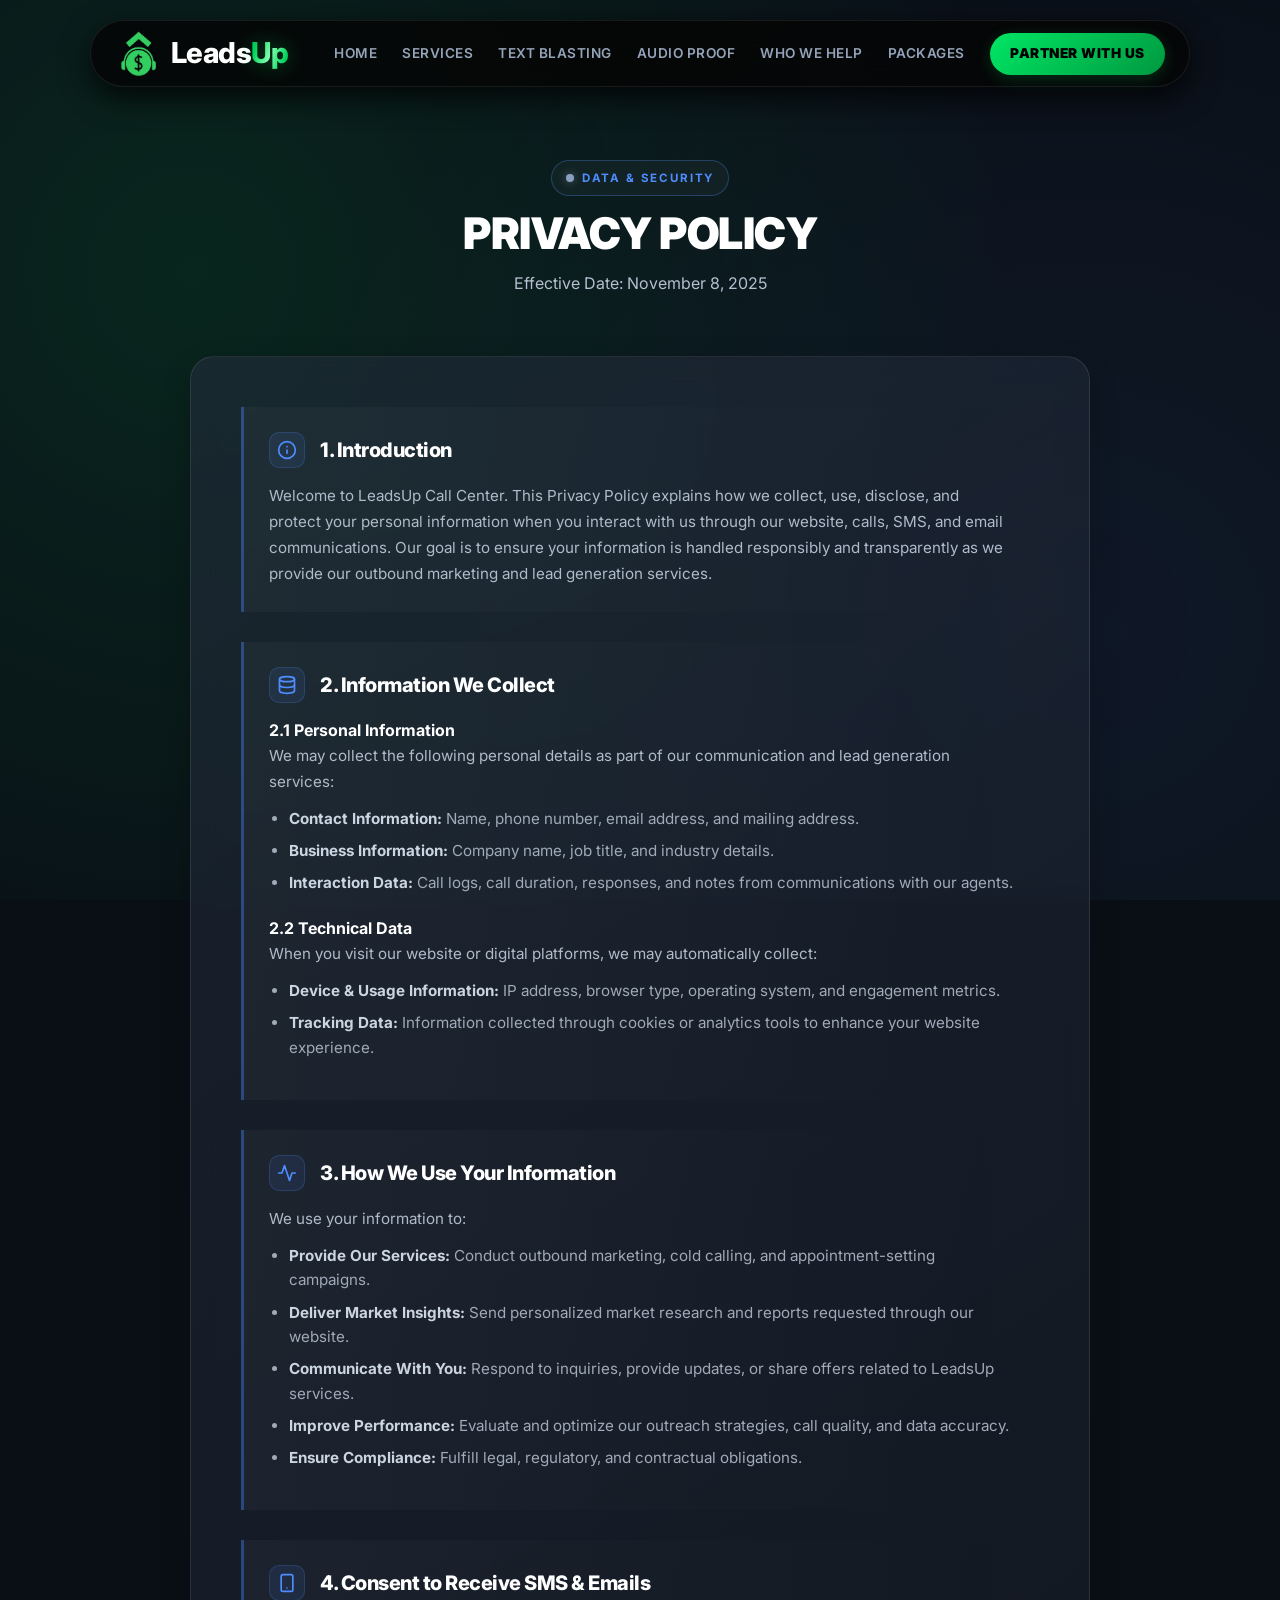
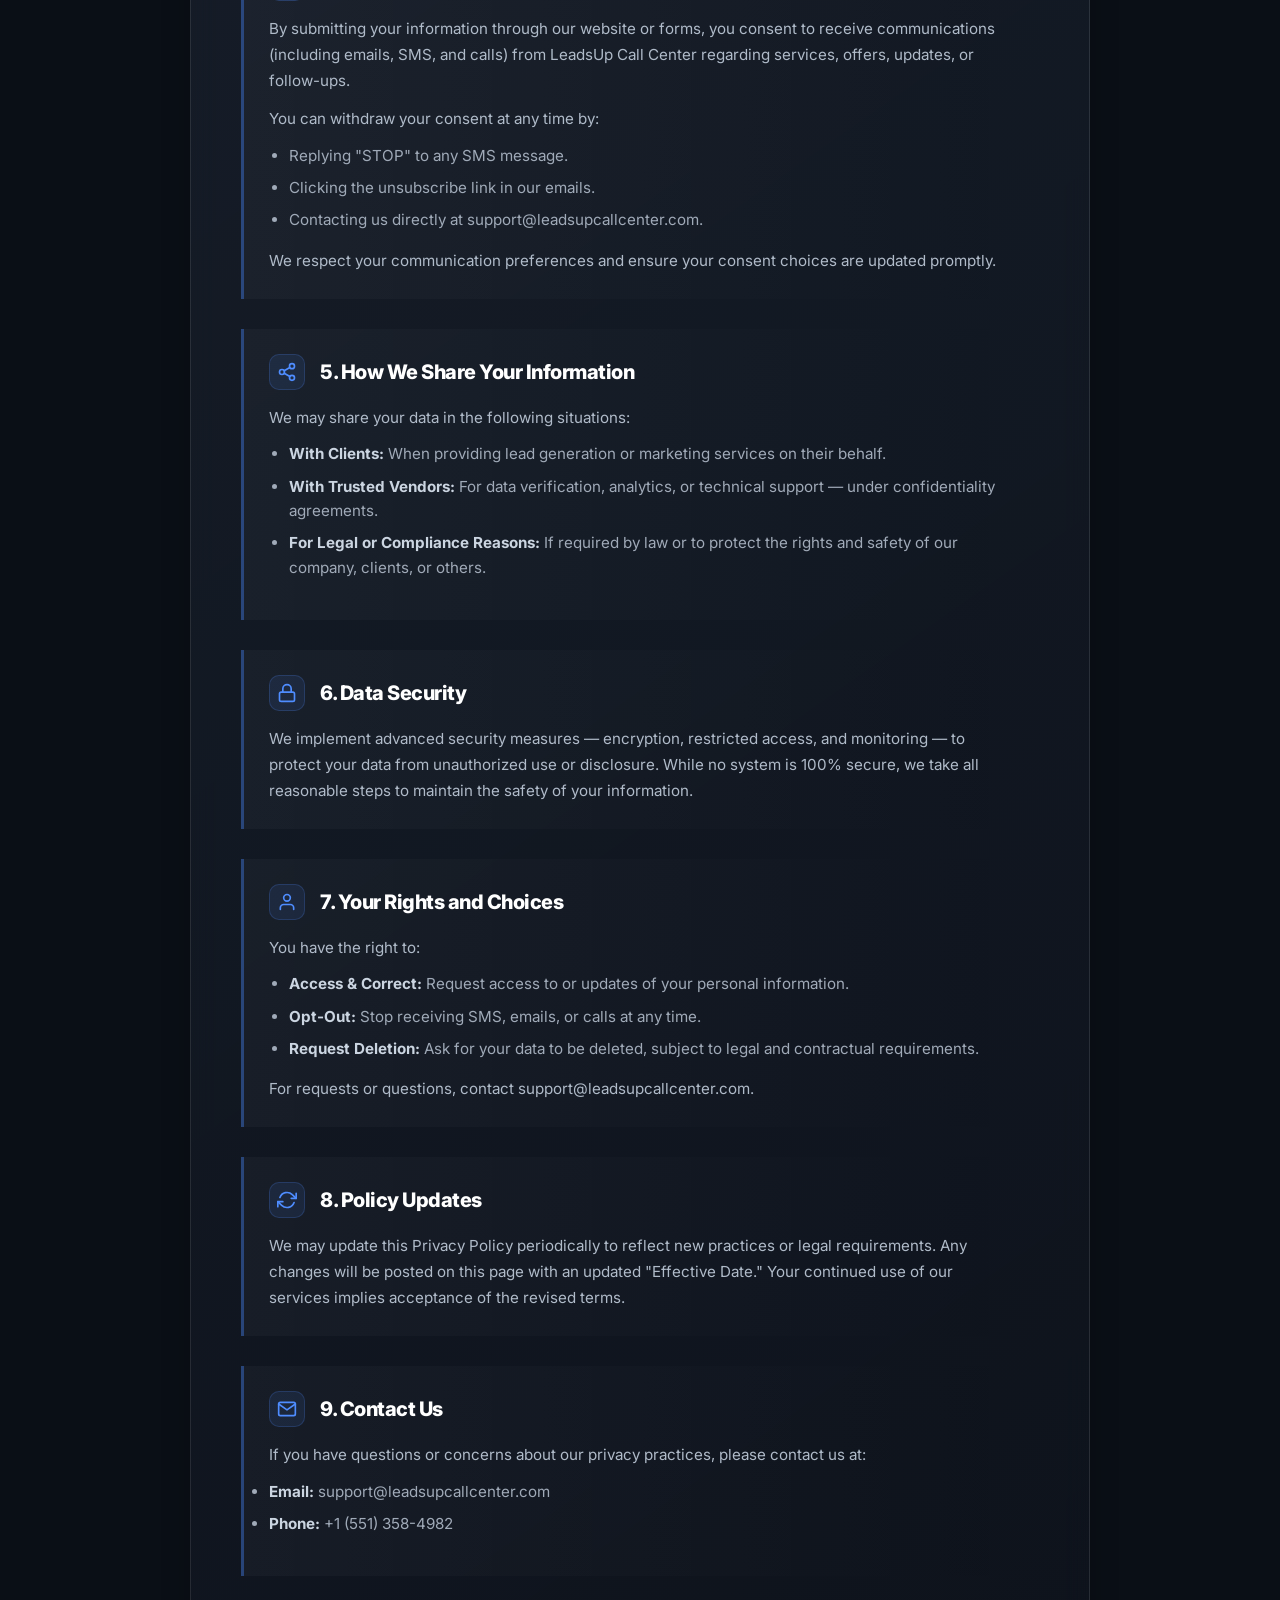
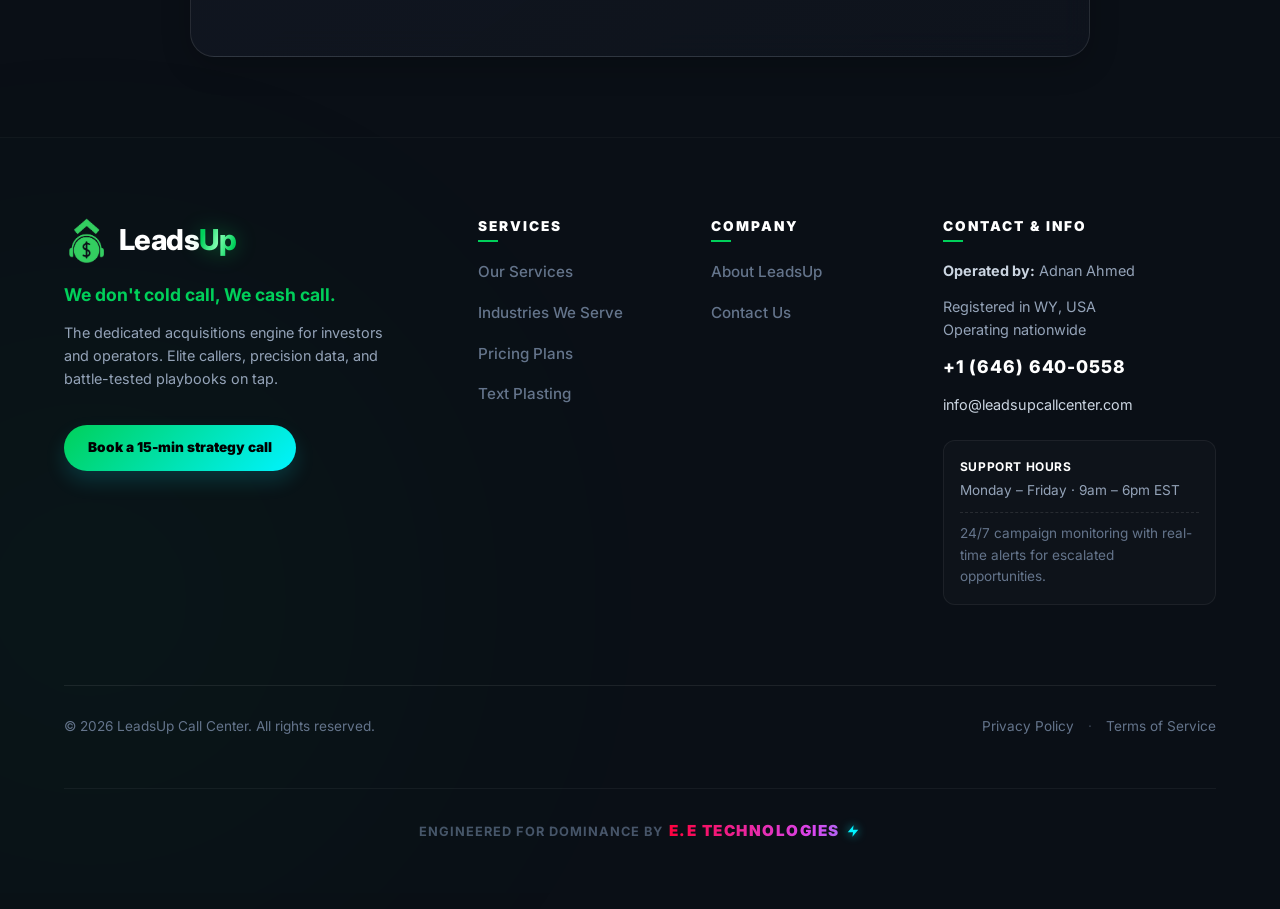
<file: privacy.html>
<!DOCTYPE html>
<html lang="en">
<head>
    <meta charset="UTF-8">
    <meta name="viewport" content="width=device-width, initial-scale=1.0">
    <title>Privacy Policy | LeadsUp</title>
    <link rel="stylesheet" href="style.css">
    <link href="https://fonts.googleapis.com/css2?family=Inter:wght@300;400;500;600;700;800;900&display=swap" rel="stylesheet">
    <style>
        /* ================= LEGAL PAGES SPECIFIC STYLES ================= */
        .legal-header { padding-top: 160px; padding-bottom: 40px; text-align: center; }
        .legal-container { max-width: 900px; margin: 0 auto; position: relative; z-index: 2; }
        .legal-glass-wrapper { border-radius: 24px; padding: 50px; }
        .legal-block { 
            border-left: 3px solid rgba(79, 141, 255, 0.4); 
            background: linear-gradient(90deg, rgba(255,255,255,0.03), transparent); 
            border-radius: 0 16px 16px 0; 
            padding: 25px; 
            margin-bottom: 30px; 
            transition: all 0.3s ease;
        }
        .legal-block:hover { border-left-color: #4f8dff; background: linear-gradient(90deg, rgba(79,141,255,0.05), transparent); }
        .legal-block h3 { display: flex; align-items: center; gap: 15px; color: #fff; margin-bottom: 15px; font-size: 1.25rem; }
        .legal-block p { color: #a0aab8; margin-bottom: 12px; font-size: 0.95rem; line-height: 1.7; }
        .legal-block p:last-child { margin-bottom: 0; }
        .legal-block ul { margin-left: 20px; margin-bottom: 15px; margin-top: 10px; }
        .legal-block li { color: #a0aab8; font-size: 0.95rem; margin-bottom: 8px; list-style-type: disc; line-height: 1.6; }
        .legal-block strong { color: #cbd5e1; }
        .legal-icon-wrap { 
            color: #4f8dff; display: flex; align-items: center; justify-content: center; 
            width: 36px; height: 36px; background: rgba(79, 141, 255, 0.1); 
            border-radius: 10px; border: 1px solid rgba(79, 141, 255, 0.2); flex-shrink: 0;
        }
        @media (max-width: 768px) {
            .legal-glass-wrapper { padding: 30px 20px; }
            .legal-block { padding: 20px 15px; }
        }
    </style>
</head>
<body>

    <div class="global-spotlight"></div>

    <header class="navbar">
        <div class="nav-container">
            <a href="index.html" class="logo-wrapper" aria-label="LeadsUp Home">
                <img
                    src="src/nav.png"
                    alt="LeadsUp Icon"
                    class="logo-icon"
                    width="45"
                    height="45"
                    decoding="async"
                />
                <span class="logo-text">
                    Leads<span class="logo-text-gradient">Up</span>
                </span>
            </a>

            <button
                class="mobile-menu-btn"
                aria-label="Toggle Menu"
                aria-expanded="false"
                aria-controls="primary-nav"
                type="button"
            >
                <span class="hamburger"></span>
            </button>

            <div class="nav-links">
                <a href="index.html">Home</a>
                <a href="services.html">Services</a>
                <a href="text-blasting.html">Text Blasting</a>
                <a href="audioproof.html">Audio Proof</a> 
                <a href="index.html#industries">Who We Help</a>
                <a href="index.html#pricing">Packages</a>
                <a href="index.html#contact" class="btn-primary small-btn btn-black-text" style="padding: 10px 20px; color: #000;">Partner With Us</a>
            </div>
        </div>
    </header>

    <section class="legal-header relative overflow-hidden">
        <div class="container relative" style="z-index: 2;">
            <div class="sp-kicker mx-auto" style="color: #4f8dff; border-color: rgba(79,141,255,0.3);">DATA & SECURITY</div>
            <h1 class="sp-title mx-auto mb-20">Privacy Policy</h1>
            <p class="sp-text mx-auto">Effective Date: November 8, 2025</p>
        </div>
    </section>

    <section class="content-section" style="padding-top: 0; padding-bottom: 120px;">
        <div class="container legal-container">
            <div class="glass-effect legal-glass-wrapper" style="border-color: rgba(79,141,255,0.2);">

                <div class="legal-block">
                    <h3>
                        <span class="legal-icon-wrap"><svg width="20" height="20" viewBox="0 0 24 24" fill="none" stroke="currentColor" stroke-width="2" stroke-linecap="round" stroke-linejoin="round"><circle cx="12" cy="12" r="10"></circle><line x1="12" y1="16" x2="12" y2="12"></line><line x1="12" y1="8" x2="12.01" y2="8"></line></svg></span> 
                        1. Introduction
                    </h3>
                    <p>Welcome to LeadsUp Call Center. This Privacy Policy explains how we collect, use, disclose, and protect your personal information when you interact with us through our website, calls, SMS, and email communications. Our goal is to ensure your information is handled responsibly and transparently as we provide our outbound marketing and lead generation services.</p>
                </div>

                <div class="legal-block">
                    <h3>
                        <span class="legal-icon-wrap"><svg width="20" height="20" viewBox="0 0 24 24" fill="none" stroke="currentColor" stroke-width="2" stroke-linecap="round" stroke-linejoin="round"><ellipse cx="12" cy="5" rx="9" ry="3"></ellipse><path d="M21 12c0 1.66-4 3-9 3s-9-1.34-9-3"></path><path d="M3 5v14c0 1.66 4 3 9 3s9-1.34 9-3V5"></path></svg></span> 
                        2. Information We Collect
                    </h3>
                    <strong style="color: #fff; margin-top: 10px; display: block;">2.1 Personal Information</strong>
                    <p>We may collect the following personal details as part of our communication and lead generation services:</p>
                    <ul>
                        <li><strong>Contact Information:</strong> Name, phone number, email address, and mailing address.</li>
                        <li><strong>Business Information:</strong> Company name, job title, and industry details.</li>
                        <li><strong>Interaction Data:</strong> Call logs, call duration, responses, and notes from communications with our agents.</li>
                    </ul>

                    <strong style="color: #fff; margin-top: 20px; display: block;">2.2 Technical Data</strong>
                    <p>When you visit our website or digital platforms, we may automatically collect:</p>
                    <ul>
                        <li><strong>Device & Usage Information:</strong> IP address, browser type, operating system, and engagement metrics.</li>
                        <li><strong>Tracking Data:</strong> Information collected through cookies or analytics tools to enhance your website experience.</li>
                    </ul>
                </div>

                <div class="legal-block">
                    <h3>
                        <span class="legal-icon-wrap"><svg width="20" height="20" viewBox="0 0 24 24" fill="none" stroke="currentColor" stroke-width="2" stroke-linecap="round" stroke-linejoin="round"><path d="M22 12h-4l-3 9L9 3l-3 9H2"></path></svg></span> 
                        3. How We Use Your Information
                    </h3>
                    <p>We use your information to:</p>
                    <ul>
                        <li><strong>Provide Our Services:</strong> Conduct outbound marketing, cold calling, and appointment-setting campaigns.</li>
                        <li><strong>Deliver Market Insights:</strong> Send personalized market research and reports requested through our website.</li>
                        <li><strong>Communicate With You:</strong> Respond to inquiries, provide updates, or share offers related to LeadsUp services.</li>
                        <li><strong>Improve Performance:</strong> Evaluate and optimize our outreach strategies, call quality, and data accuracy.</li>
                        <li><strong>Ensure Compliance:</strong> Fulfill legal, regulatory, and contractual obligations.</li>
                    </ul>
                </div>

                <div class="legal-block">
                    <h3>
                        <span class="legal-icon-wrap"><svg width="20" height="20" viewBox="0 0 24 24" fill="none" stroke="currentColor" stroke-width="2" stroke-linecap="round" stroke-linejoin="round"><rect x="5" y="2" width="14" height="20" rx="2" ry="2"></rect><line x1="12" y1="18" x2="12.01" y2="18"></line></svg></span> 
                        4. Consent to Receive SMS & Emails
                    </h3>
                    <p>By submitting your information through our website or forms, you consent to receive communications (including emails, SMS, and calls) from LeadsUp Call Center regarding services, offers, updates, or follow-ups.</p>
                    <p>You can withdraw your consent at any time by:</p>
                    <ul>
                        <li>Replying "STOP" to any SMS message.</li>
                        <li>Clicking the unsubscribe link in our emails.</li>
                        <li>Contacting us directly at support@leadsupcallcenter.com.</li>
                    </ul>
                    <p>We respect your communication preferences and ensure your consent choices are updated promptly.</p>
                </div>

                <div class="legal-block">
                    <h3>
                        <span class="legal-icon-wrap"><svg width="20" height="20" viewBox="0 0 24 24" fill="none" stroke="currentColor" stroke-width="2" stroke-linecap="round" stroke-linejoin="round"><circle cx="18" cy="5" r="3"></circle><circle cx="6" cy="12" r="3"></circle><circle cx="18" cy="19" r="3"></circle><line x1="8.59" y1="13.51" x2="15.42" y2="17.49"></line><line x1="15.41" y1="6.51" x2="8.59" y2="10.49"></line></svg></span> 
                        5. How We Share Your Information
                    </h3>
                    <p>We may share your data in the following situations:</p>
                    <ul>
                        <li><strong>With Clients:</strong> When providing lead generation or marketing services on their behalf.</li>
                        <li><strong>With Trusted Vendors:</strong> For data verification, analytics, or technical support — under confidentiality agreements.</li>
                        <li><strong>For Legal or Compliance Reasons:</strong> If required by law or to protect the rights and safety of our company, clients, or others.</li>
                    </ul>
                </div>

                <div class="legal-block">
                    <h3>
                        <span class="legal-icon-wrap"><svg width="20" height="20" viewBox="0 0 24 24" fill="none" stroke="currentColor" stroke-width="2" stroke-linecap="round" stroke-linejoin="round"><rect x="3" y="11" width="18" height="11" rx="2" ry="2"></rect><path d="M7 11V7a5 5 0 0 1 10 0v4"></path></svg></span> 
                        6. Data Security
                    </h3>
                    <p>We implement advanced security measures — encryption, restricted access, and monitoring — to protect your data from unauthorized use or disclosure. While no system is 100% secure, we take all reasonable steps to maintain the safety of your information.</p>
                </div>

                <div class="legal-block">
                    <h3>
                        <span class="legal-icon-wrap"><svg width="20" height="20" viewBox="0 0 24 24" fill="none" stroke="currentColor" stroke-width="2" stroke-linecap="round" stroke-linejoin="round"><path d="M20 21v-2a4 4 0 0 0-4-4H8a4 4 0 0 0-4 4v2"></path><circle cx="12" cy="7" r="4"></circle></svg></span> 
                        7. Your Rights and Choices
                    </h3>
                    <p>You have the right to:</p>
                    <ul>
                        <li><strong>Access & Correct:</strong> Request access to or updates of your personal information.</li>
                        <li><strong>Opt-Out:</strong> Stop receiving SMS, emails, or calls at any time.</li>
                        <li><strong>Request Deletion:</strong> Ask for your data to be deleted, subject to legal and contractual requirements.</li>
                    </ul>
                    <p>For requests or questions, contact support@leadsupcallcenter.com.</p>
                </div>

                <div class="legal-block">
                    <h3>
                        <span class="legal-icon-wrap"><svg width="20" height="20" viewBox="0 0 24 24" fill="none" stroke="currentColor" stroke-width="2" stroke-linecap="round" stroke-linejoin="round"><polyline points="23 4 23 10 17 10"></polyline><polyline points="1 20 1 14 7 14"></polyline><path d="M3.51 9a9 9 0 0 1 14.85-3.36L23 10M1 14l4.64 4.36A9 9 0 0 0 20.49 15"></path></svg></span> 
                        8. Policy Updates
                    </h3>
                    <p>We may update this Privacy Policy periodically to reflect new practices or legal requirements. Any changes will be posted on this page with an updated "Effective Date." Your continued use of our services implies acceptance of the revised terms.</p>
                </div>

                <div class="legal-block">
                    <h3>
                        <span class="legal-icon-wrap"><svg width="20" height="20" viewBox="0 0 24 24" fill="none" stroke="currentColor" stroke-width="2" stroke-linecap="round" stroke-linejoin="round"><path d="M4 4h16c1.1 0 2 .9 2 2v12c0 1.1-.9 2-2 2H4c-1.1 0-2-.9-2-2V6c0-1.1.9-2 2-2z"></path><polyline points="22,6 12,13 2,6"></polyline></svg></span> 
                        9. Contact Us
                    </h3>
                    <p>If you have questions or concerns about our privacy practices, please contact us at:</p>
                    <ul style="list-style: none; margin-left: 0;">
                        <li><strong>Email:</strong> support@leadsupcallcenter.com</li>
                        <li><strong>Phone:</strong> +1 (551) 358-4982</li>
                    </ul>
                </div>

            </div>
        </div>
    </section>

    
</body>
</html>

<footer class="site-footer relative angled-cut">
    <div class="ambient-glow funnel-glow-left" style="top: 20%; opacity: 0.1;" aria-hidden="true"></div>
    <div class="noise-bg"></div>

    <div class="container">
        <div class="footer-grid">
            <div class="footer-col brand-col">
                <a href="#" class="logo-wrapper" aria-label="LeadsUp Home" style="margin-bottom: 18px;">
                    <img src="src/nav.png" alt="LeadsUp Icon" class="logo-icon" width="45" height="45" loading="lazy" decoding="async" />
                    <span class="logo-text">Leads<span class="logo-text-gradient">Up</span></span>
                </a>
                <p class="footer-tagline">We don't cold call, We cash call.</p>
                <p class="footer-desc">The dedicated acquisitions engine for investors and operators. Elite callers, precision data, and battle-tested playbooks on tap.</p>
                <a href="index.html#contact" class="btn-primary small-btn footer-btn-gradient btn-black-text mt-15">Book a 15-min strategy call</a>
            </div>

            <div class="footer-col links-col">
                <h4>Services</h4>
                <ul>
                    <li><a href="services.html">Our Services</a></li>
                    <li><a href="index.html#industries">Industries We Serve</a></li>
                    <li><a href="index.html#pricing">Pricing Plans</a></li>
                    <li><a href="text-blasting.html">Text Plasting</a></li>
                </ul>
            </div>

            <div class="footer-col links-col">
                <h4>Company</h4>
                <ul>
                    <li><a href="index.html#about">About LeadsUp</a></li>
                    <li><a href="index.html#contact">Contact Us</a></li>
                </ul>
            </div>

            <div class="footer-col info-col">
                <h4>Contact & Info</h4>
                <ul class="info-list">
                    <li><strong>Operated by:</strong> Adnan Ahmed</li>
                    <li>Registered in WY, USA<br>Operating nationwide</li>
                    <li class="contact-highlight"><a href="tel:+16466400558">+1 (646) 640-0558</a></li>
                    <li><a href="mailto:info@leadsupcallcenter.com">info@leadsupcallcenter.com</a></li>
                </ul>
                <div class="support-box">
                    <p class="support-title">Support hours</p>
                    <p>Monday – Friday · 9am – 6pm EST</p>
                    <p class="support-alert">24/7 campaign monitoring with real-time alerts for escalated opportunities.</p>
                </div>
            </div>
        </div>

        <div class="footer-bottom">
            <div class="footer-copyright">
                © 2026 LeadsUp Call Center. All rights reserved.
            </div>
            <div class="footer-legal">
                <a href="privacy.html">Privacy Policy</a>
                <span class="separator">·</span>
                <a href="terms.html">Terms of Service</a>
            </div>
        </div>

        <div class="designer-signature mt-10">
            <span class="muted-text">Engineered for dominance by</span> 
            <a href="https://ezzeldin.tech/" target="_blank" class="designer-link-pro">
                E.E Technologies 
                <svg viewBox="0 0 24 24" width="14" height="14" fill="currentColor" stroke="none"><path d="M13 2L3 14h9l-1 8 10-12h-9l1-8z"></path></svg>
            </a>
        </div>
    </div>
</footer>

<script src="script.js"></script>
</body>
</html>
</file>
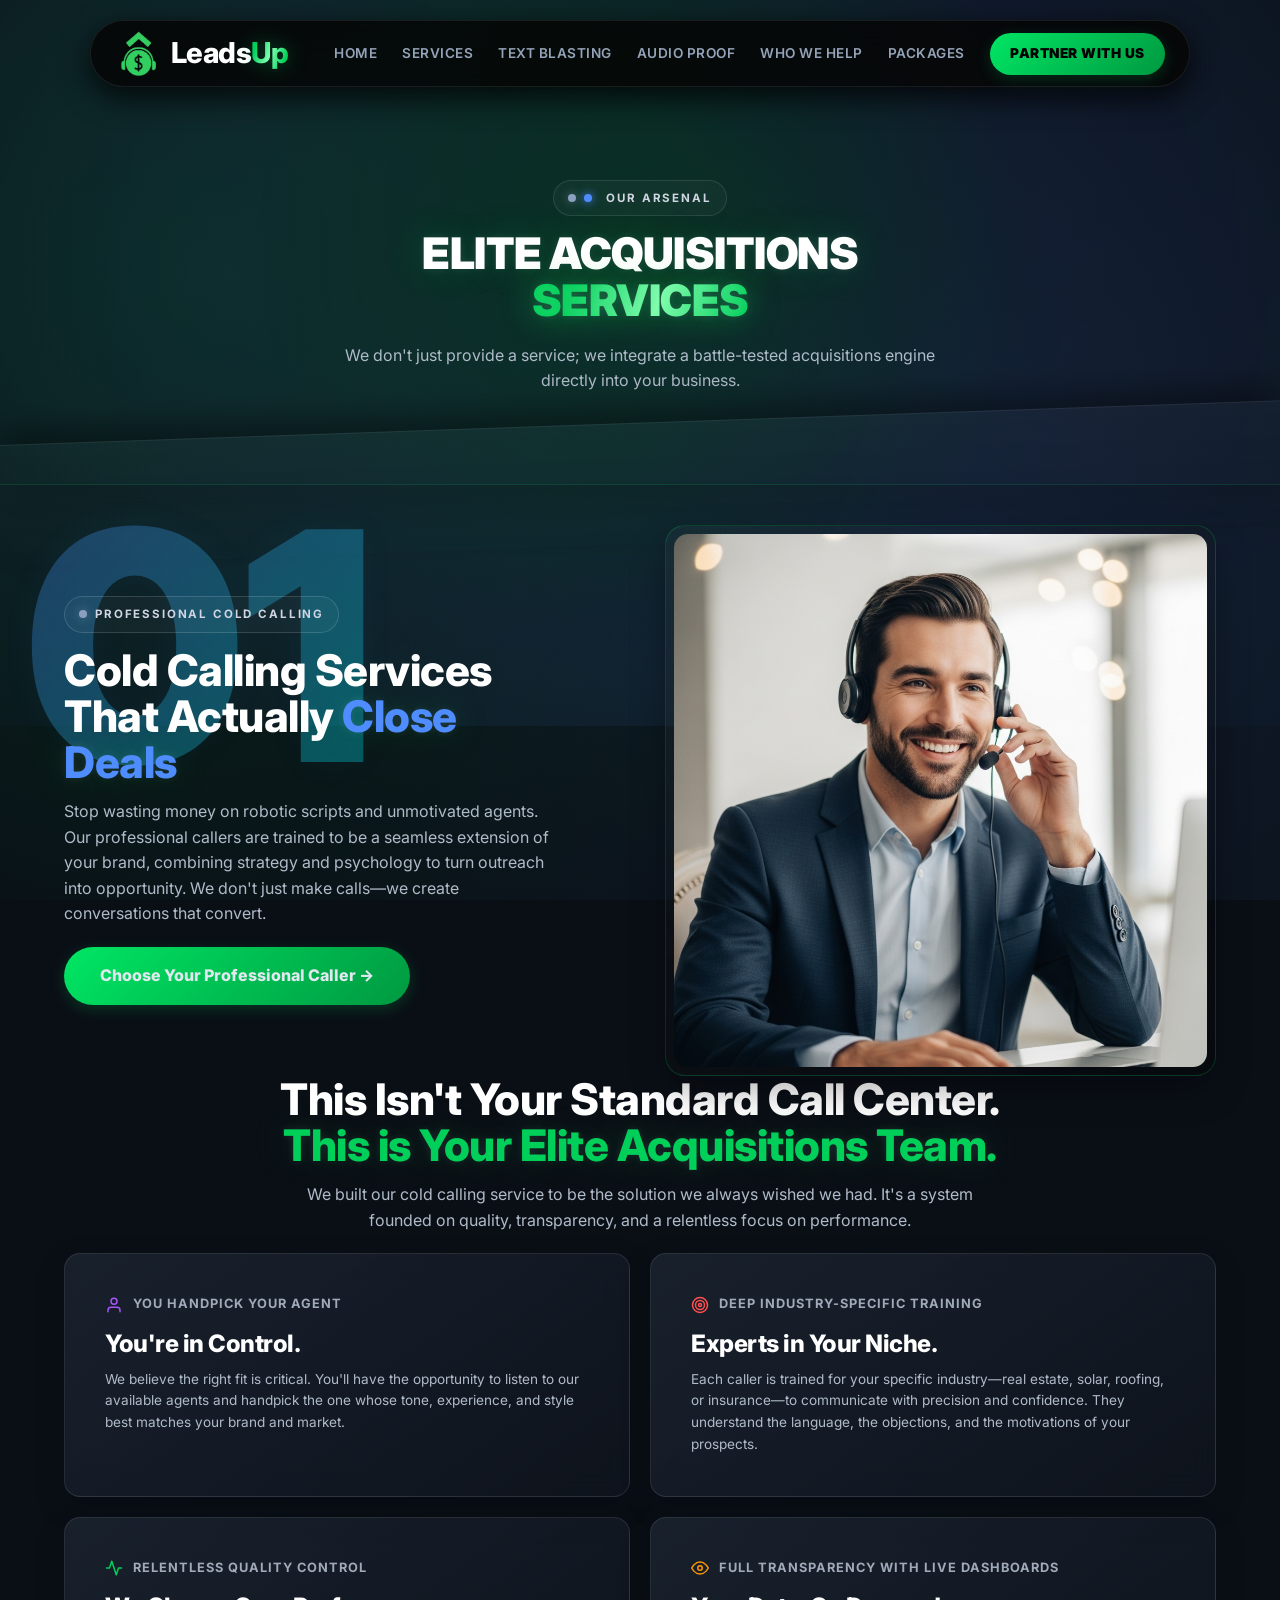
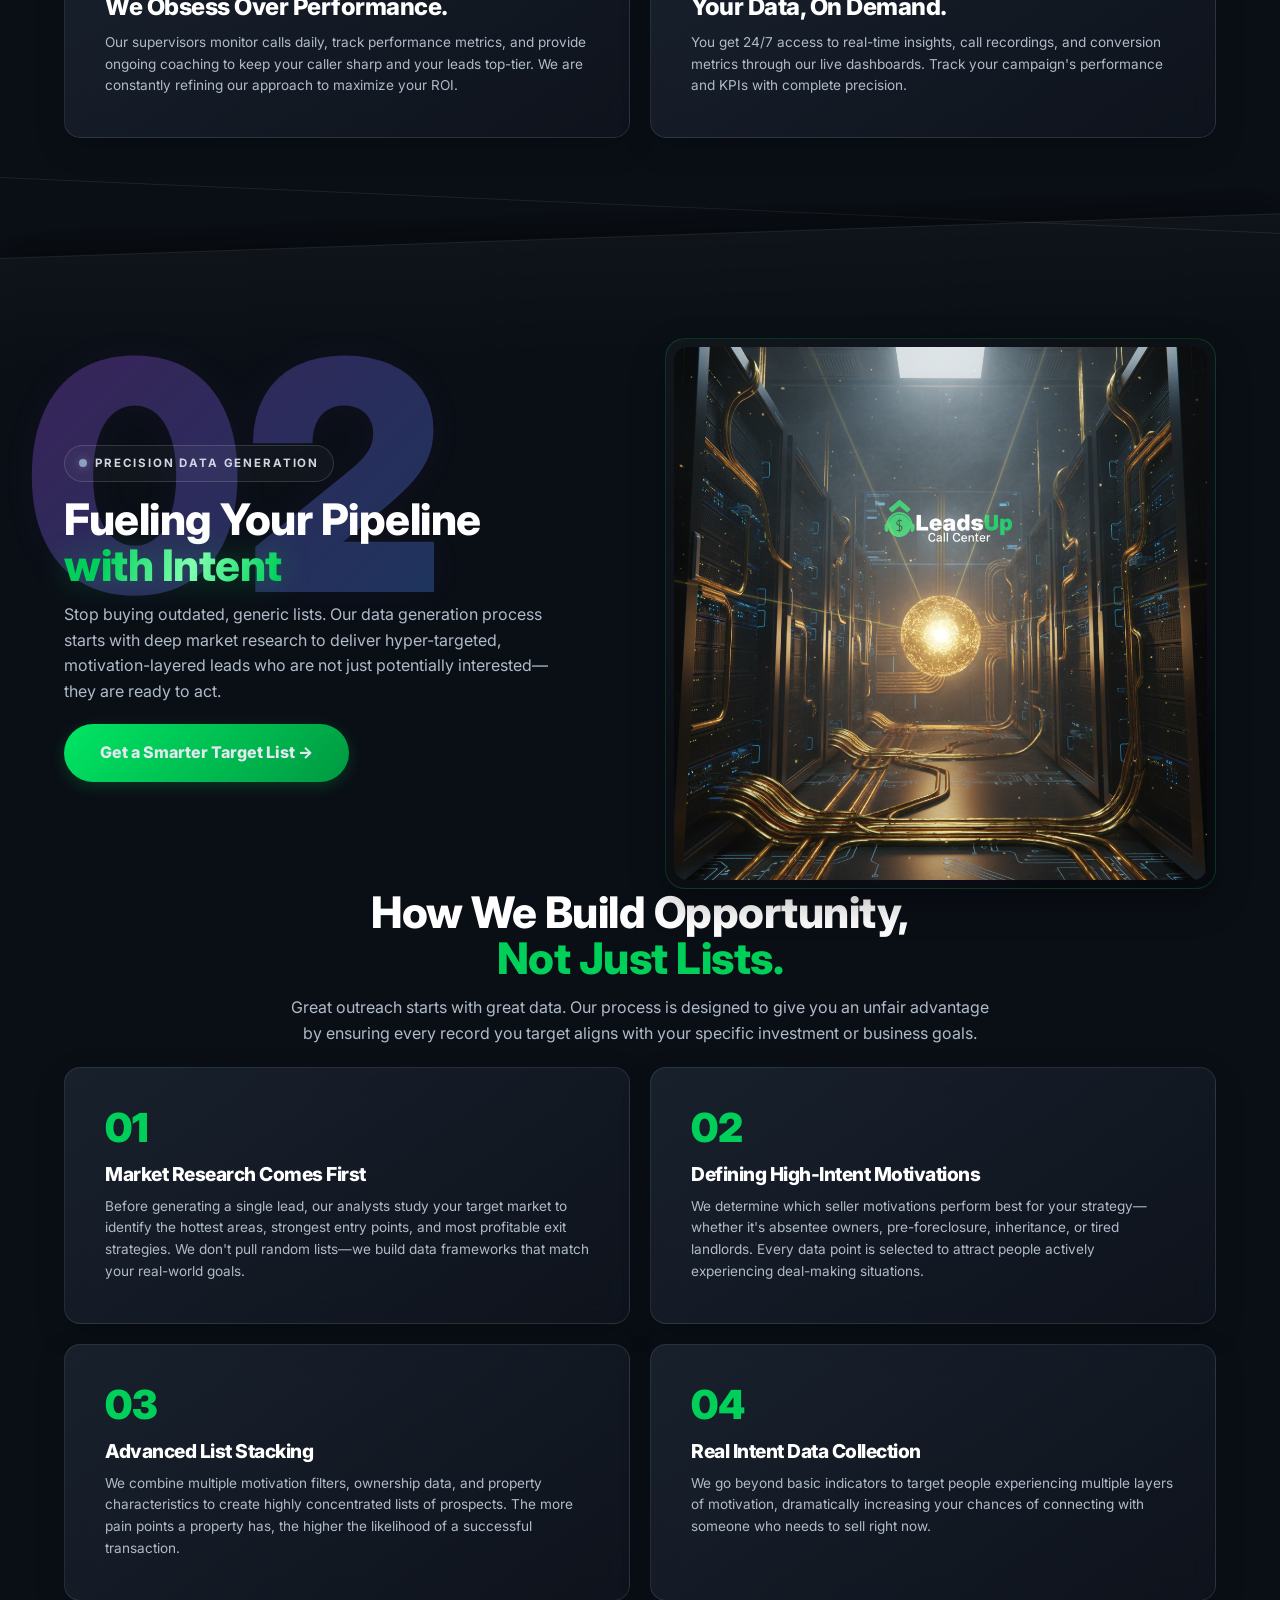
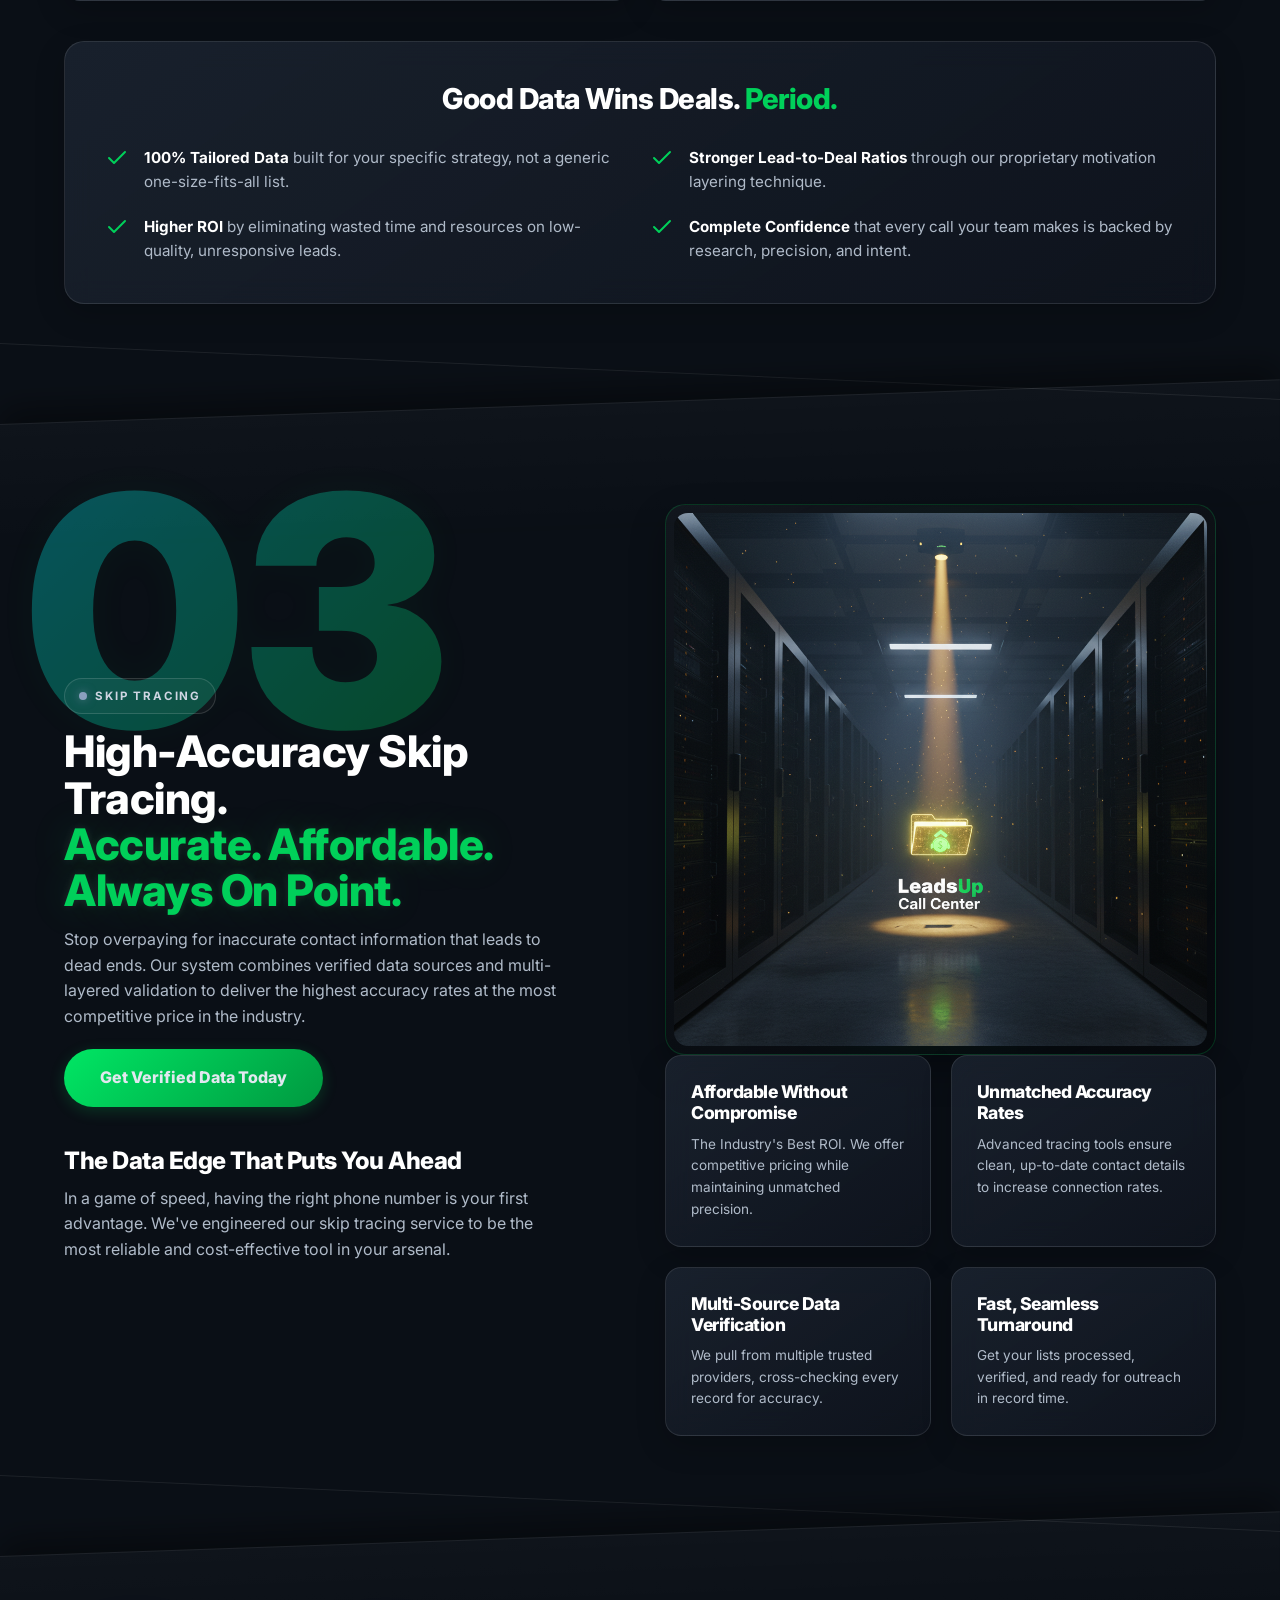
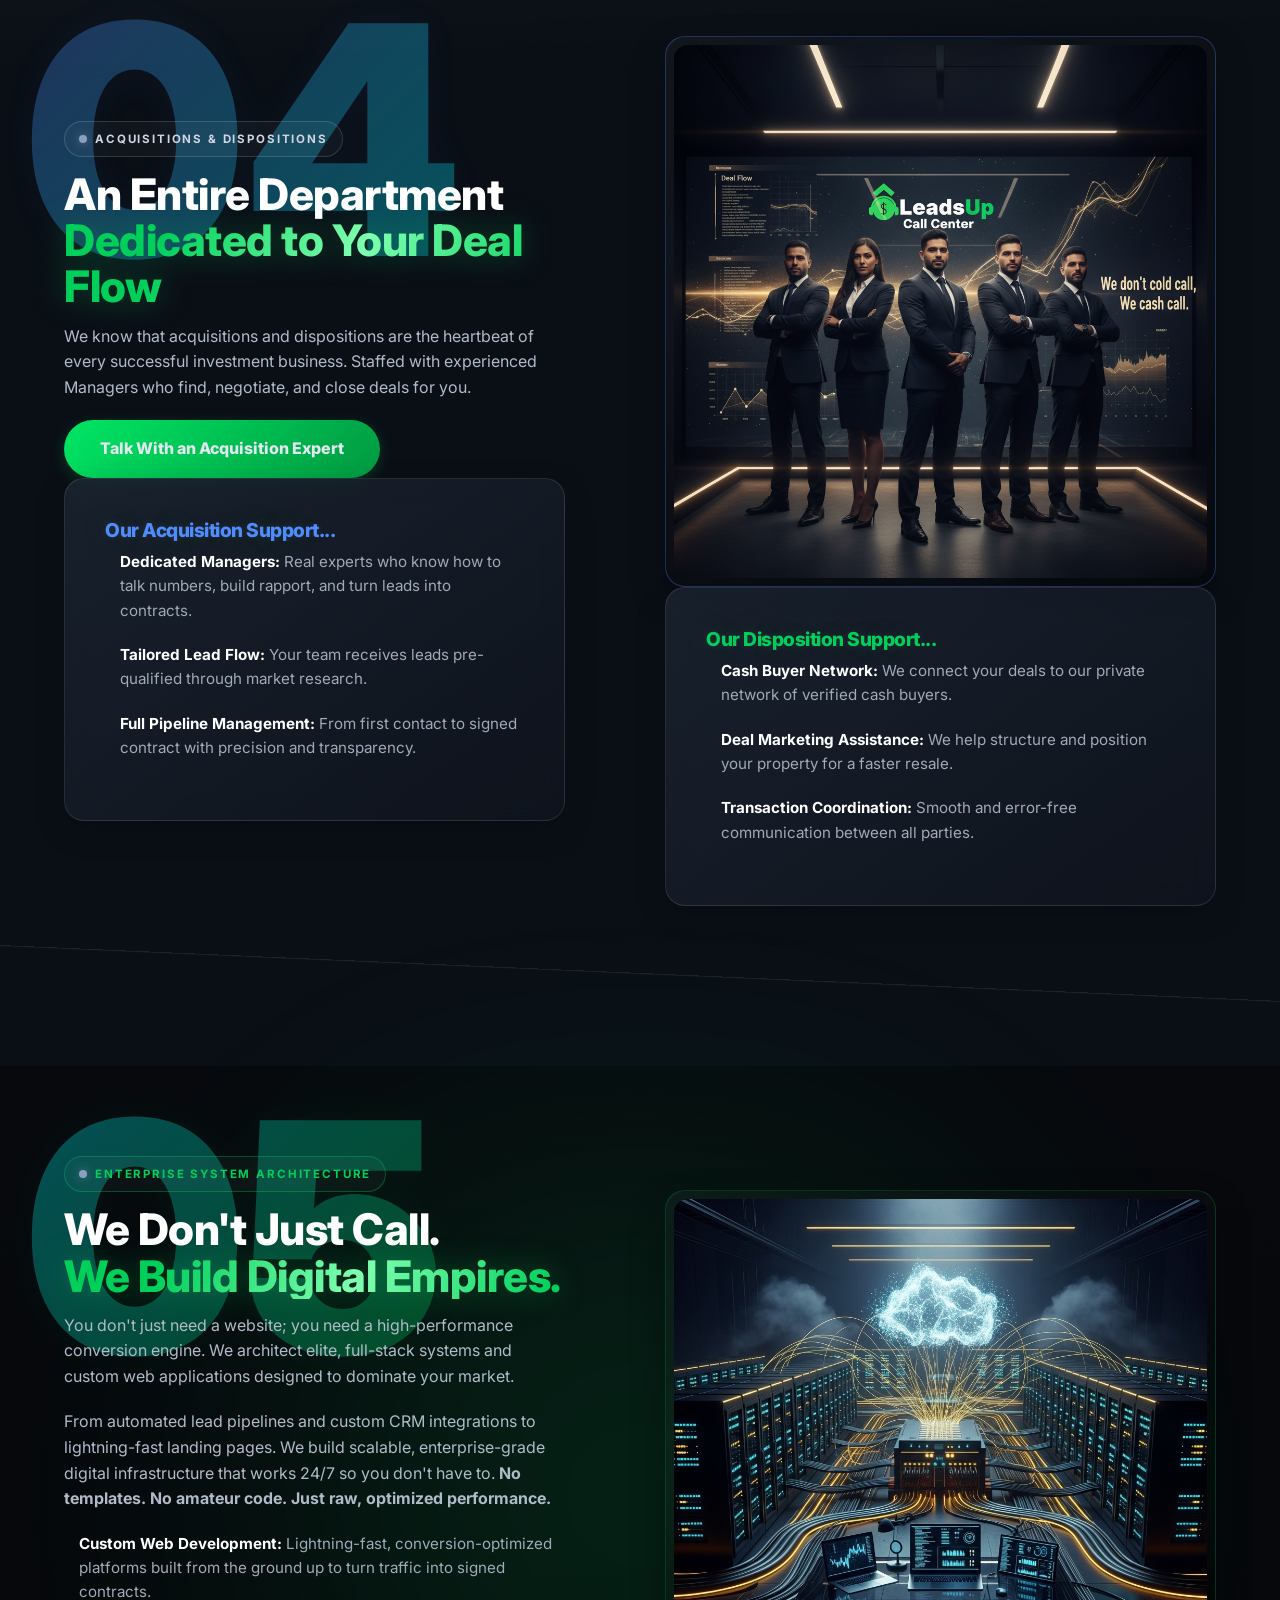
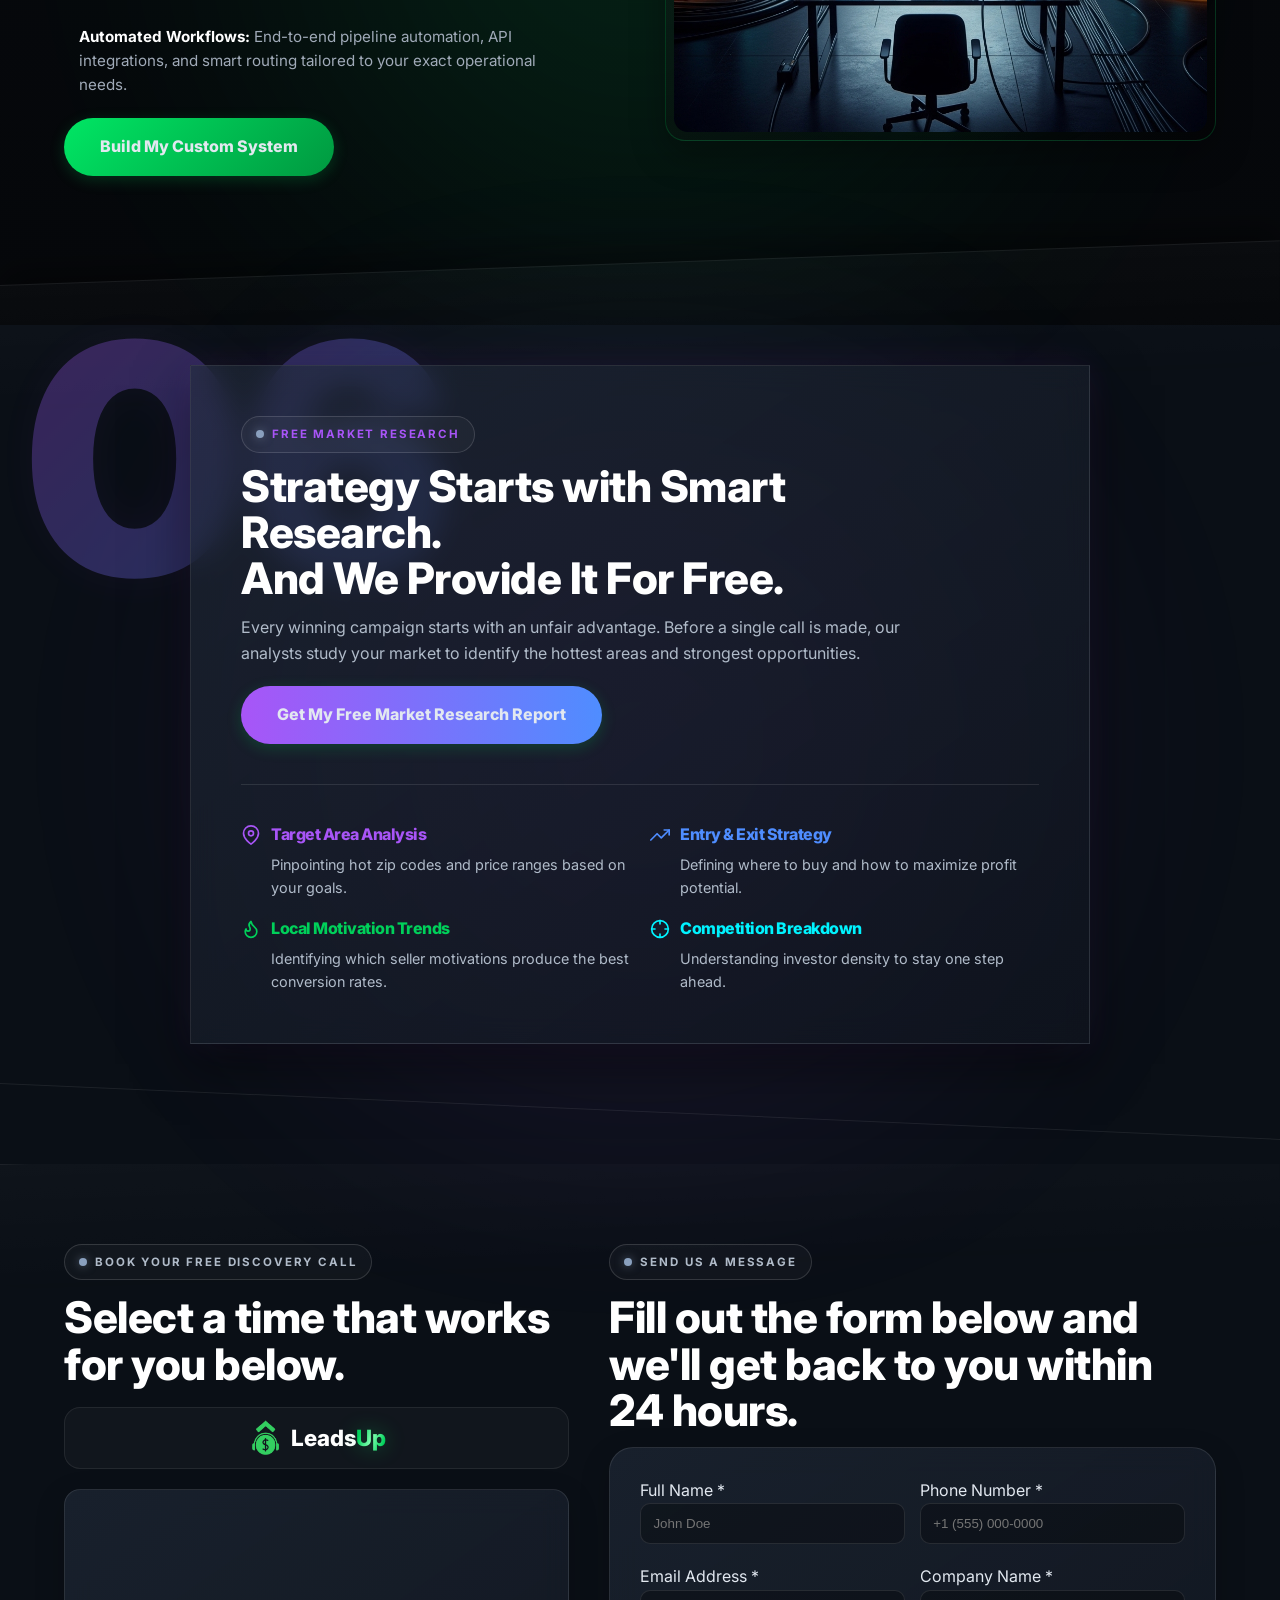
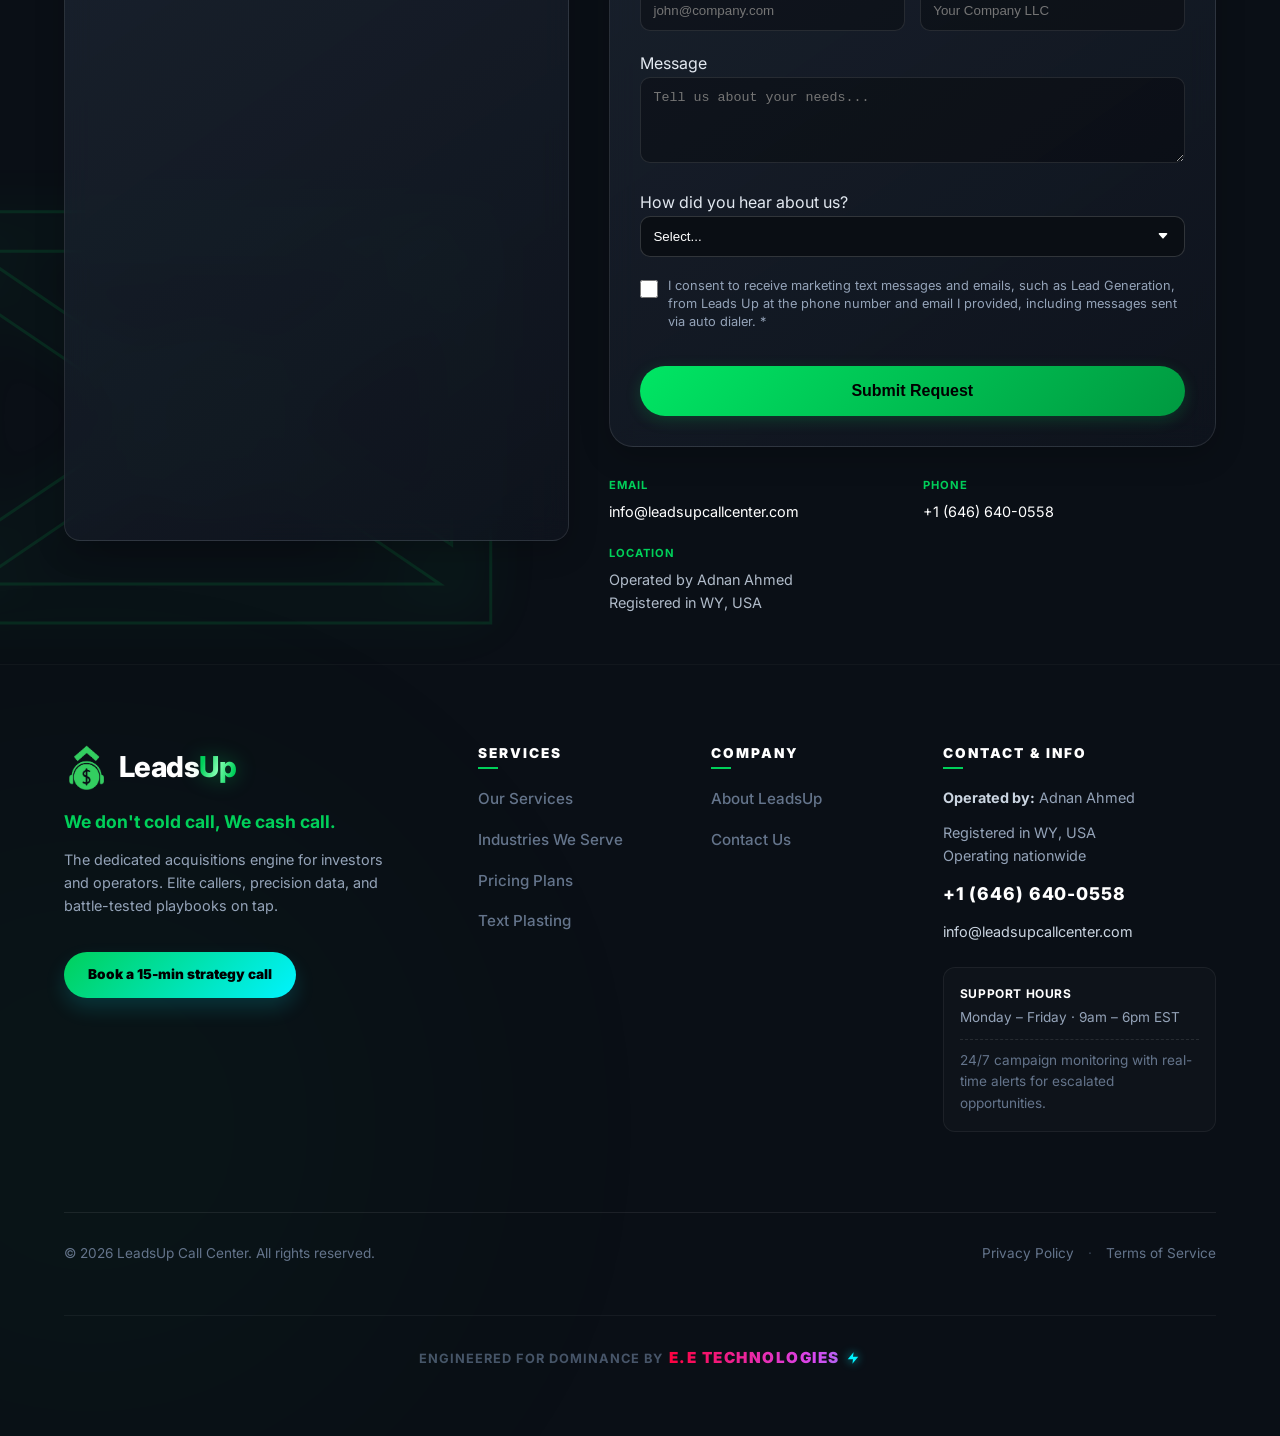
<file: services.html>
<!DOCTYPE html>
<html lang="en">
<head>
    <meta charset="UTF-8">
    <meta name="viewport" content="width=device-width, initial-scale=1.0">
    <title>LeadsUp | Our Elite Services</title>
    <link rel="stylesheet" href="style.css">
    <link href="https://fonts.googleapis.com/css2?family=Inter:wght@400;500;600;700;800;900&display=swap" rel="stylesheet">
</head>
<body>
    <div class="global-spotlight"></div>
    <nav class="navbar">
        <div class="nav-container">
            <a href="index.html" class="logo-wrapper" aria-label="LeadsUp Home">
                <img src="src/nav.png" alt="LeadsUp Icon" class="logo-icon" width="45" height="45" />
                <span class="logo-text">Leads<span class="logo-text-gradient">Up</span></span>
            </a>
            
            <div class="nav-links">
                <a href="index.html">Home</a>
                <a href="services.html">Services</a>
                <a href="text-blasting.html">Text Blasting</a>
                <a href="audioproof.html">Audio Proof</a> 
                <a href="index.html#industries">Who We Help</a>
                <a href="index.html#pricing">Packages</a>
                <a href="index.html#contact" class="btn-primary small-btn btn-black-text" style="padding: 10px 20px; color: #000;">Partner With Us</a>
            </div>

            <button class="mobile-menu-btn" aria-label="Toggle Menu" aria-expanded="false">
                <span class="hamburger"></span>
            </button>
        </div>
    </nav>

    <main>
        <section class="content-section relative overflow-hidden" style="padding-top: 180px; padding-bottom: 90px; text-align: center; background: #0a0e14; border-bottom: 1px solid rgba(0, 208, 90, 0.15); box-shadow: 0 20px 50px rgba(0, 0, 0, 0.3);">
            
            <div class="wave-layer hero-wave"></div>
            <div class="wave-layer hero-wave"></div>

            <div class="container relative" style="z-index: 2;">
                <div class="sp-kicker mx-auto mb-15" style="border-color: rgba(255, 255, 255, 0.1); background: rgba(255, 255, 255, 0.03);">
                    <span style="display:inline-block; width:8px; height:8px; border-radius:50%; background:#4f8dff; margin-right:6px; box-shadow: 0 0 10px #4f8dff;"></span>
                    OUR ARSENAL
                </div>
                <h1 class="sp-title text-glow" style="margin: 0 auto 20px;">ELITE ACQUISITIONS <br><span class="text-animated-gradient">SERVICES</span></h1>
                <p class="sp-text" style="margin: 0 auto; max-width: 600px;">
                    We don't just provide a service; we integrate a battle-tested acquisitions engine directly into your business.
                </p>
            </div>
        </section>

        <section class="content-section section-alt reveal-section relative overflow-hidden service-divider-cut" id="cold-calling">
            <div class="live-gradient-number color-1" style="top: 5%;">01</div>
            
            <div class="container relative" style="z-index: 2;">
                <div class="service-grid mb-50">
                    <div class="service-text pr-50">
                        <div class="sp-kicker">PROFESSIONAL COLD CALLING</div>
                        <h2 class="sp-title mb-20">Cold Calling Services<br>That Actually <span class="text-glow" style="color: #4f8dff;">Close Deals</span></h2>
                        <p class="sp-text mb-30">Stop wasting money on robotic scripts and unmotivated agents. Our professional callers are trained to be a seamless extension of your brand, combining strategy and psychology to turn outreach into opportunity. We don't just make calls—we create conversations that convert.</p>
                        <a href="#contact" class="btn btn-primary glow-effect">Choose Your Professional Caller &rarr;</a>
                    </div>
                    
                    <div class="service-features reveal-item">
                        <div class="premium-image-wrapper">
                            <div class="image-glow-bg color-4"></div>
                            <img src="src/callcenter.jpeg" alt="Cold Calling App" onerror="this.src='coldcalling.png'">
                        </div>
                    </div>
                </div>

                <div class="text-center mb-40 mt-50 pt-50">
                    <h2 class="sp-title mx-auto" style="max-width: 800px;">This Isn't Your Standard Call Center.<br><span class="text-glow" style="color: #00d05a;">This is Your Elite Acquisitions Team.</span></h2>
                    <p class="sp-text mx-auto mt-20" style="max-width: 700px;">We built our cold calling service to be the solution we always wished we had. It's a system founded on quality, transparency, and a relentless focus on performance.</p>
                </div>

                <div class="features-grid-2x2 text-left">
                    <div class="glass-effect p-40 glow-border-card">
                        <div style="display: flex; align-items: center; gap: 10px; margin-bottom: 15px; color: #a0aab8; font-size: 0.8rem; font-weight: 700; letter-spacing: 1px;">
                            <span class="icon" style="width: 18px; height: 18px; color: #a855f7;"><svg viewBox="0 0 24 24" fill="none" stroke="currentColor" stroke-width="2" stroke-linecap="round" stroke-linejoin="round"><path d="M20 21v-2a4 4 0 0 0-4-4H8a4 4 0 0 0-4 4v2"></path><circle cx="12" cy="7" r="4"></circle></svg></span>
                            YOU HANDPICK YOUR AGENT
                        </div>
                        <h3 style="color: #fff; font-size: 1.5rem; margin-bottom: 10px;">You're in Control.</h3>
                        <p>We believe the right fit is critical. You'll have the opportunity to listen to our available agents and handpick the one whose tone, experience, and style best matches your brand and market.</p>
                    </div>
                    
                    <div class="glass-effect p-40 glow-border-card" style="transition-delay: 0.1s;">
                        <div style="display: flex; align-items: center; gap: 10px; margin-bottom: 15px; color: #a0aab8; font-size: 0.8rem; font-weight: 700; letter-spacing: 1px;">
                            <span class="icon" style="width: 18px; height: 18px; color: #ff4f4f;"><svg viewBox="0 0 24 24" fill="none" stroke="currentColor" stroke-width="2" stroke-linecap="round" stroke-linejoin="round"><circle cx="12" cy="12" r="10"></circle><circle cx="12" cy="12" r="6"></circle><circle cx="12" cy="12" r="2"></circle></svg></span>
                            DEEP INDUSTRY-SPECIFIC TRAINING
                        </div>
                        <h3 style="color: #fff; font-size: 1.5rem; margin-bottom: 10px;">Experts in Your Niche.</h3>
                        <p>Each caller is trained for your specific industry—real estate, solar, roofing, or insurance—to communicate with precision and confidence. They understand the language, the objections, and the motivations of your prospects.</p>
                    </div>
                    
                    <div class="glass-effect p-40 glow-border-card" style="transition-delay: 0.2s;">
                        <div style="display: flex; align-items: center; gap: 10px; margin-bottom: 15px; color: #a0aab8; font-size: 0.8rem; font-weight: 700; letter-spacing: 1px;">
                            <span class="icon" style="width: 18px; height: 18px; color: #00d05a;"><svg viewBox="0 0 24 24" fill="none" stroke="currentColor" stroke-width="2" stroke-linecap="round" stroke-linejoin="round"><polyline points="22 12 18 12 15 21 9 3 6 12 2 12"></polyline></svg></span>
                            RELENTLESS QUALITY CONTROL
                        </div>
                        <h3 style="color: #fff; font-size: 1.5rem; margin-bottom: 10px;">We Obsess Over Performance.</h3>
                        <p>Our supervisors monitor calls daily, track performance metrics, and provide ongoing coaching to keep your caller sharp and your leads top-tier. We are constantly refining our approach to maximize your ROI.</p>
                    </div>
                    
                    <div class="glass-effect p-40 glow-border-card" style="transition-delay: 0.3s;">
                        <div style="display: flex; align-items: center; gap: 10px; margin-bottom: 15px; color: #a0aab8; font-size: 0.8rem; font-weight: 700; letter-spacing: 1px;">
                            <span class="icon" style="width: 18px; height: 18px; color: #ff9900;"><svg viewBox="0 0 24 24" fill="none" stroke="currentColor" stroke-width="2" stroke-linecap="round" stroke-linejoin="round"><path d="M1 12s4-8 11-8 11 8 11 8-4 8-11 8-11-8-11-8z"></path><circle cx="12" cy="12" r="3"></circle></svg></span>
                            FULL TRANSPARENCY WITH LIVE DASHBOARDS
                        </div>
                        <h3 style="color: #fff; font-size: 1.5rem; margin-bottom: 10px;">Your Data, On Demand.</h3>
                        <p>You get 24/7 access to real-time insights, call recordings, and conversion metrics through our live dashboards. Track your campaign's performance and KPIs with complete precision.</p>
                    </div>
                </div>
            </div>
        </section>

        <section class="content-section reveal-section relative overflow-hidden service-divider-cut" id="data-generation">
            <div class="live-gradient-number color-2" style="top: 5%;">02</div>
            
            <div class="container relative" style="z-index: 2;">
                <div class="service-grid mb-50">
                    
                    <div class="service-text pr-50">
                        <div class="sp-kicker">PRECISION DATA GENERATION</div>
                        <h2 class="sp-title mb-20">Fueling Your Pipeline<br><span class="text-animated-gradient">with Intent</span></h2>
                        <p class="sp-text mb-30">Stop buying outdated, generic lists. Our data generation process starts with deep market research to deliver hyper-targeted, motivation-layered leads who are not just potentially interested—they are ready to act.</p>
                        <a href="#contact" class="btn btn-primary glow-effect">Get a Smarter Target List &rarr;</a>
                    </div>
                    
                    <div class="service-features reveal-item">
                        <div class="premium-image-wrapper">
                            <div class="image-glow-bg color-2"></div>
                            <img src="src/data.png" alt="Precision Data Generation" onerror="this.src='data.png'">
                        </div>
                    </div>
                    
                </div>

                <div class="text-center mb-40 mt-50 pt-50">
                    <h2 class="sp-title mx-auto" style="max-width: 800px;">How We Build Opportunity,<br><span style="color: #00d05a;">Not Just Lists.</span></h2>
                    <p class="sp-text mx-auto mt-20" style="max-width: 700px;">Great outreach starts with great data. Our process is designed to give you an unfair advantage by ensuring every record you target aligns with your specific investment or business goals.</p>
                </div>

                <div class="features-grid-2x2 text-left mb-50">
                    <div class="glass-effect p-40 glow-border-card">
                        <div style="font-size: 2.5rem; font-weight: 900; color: #00d05a; line-height: 1; margin-bottom: 15px;">01</div>
                        <h4 style="color: #fff; font-size: 1.2rem; margin-bottom: 10px;">Market Research Comes First</h4>
                        <p>Before generating a single lead, our analysts study your target market to identify the hottest areas, strongest entry points, and most profitable exit strategies. We don't pull random lists—we build data frameworks that match your real-world goals.</p>
                    </div>
                    <div class="glass-effect p-40 glow-border-card" style="transition-delay: 0.1s;">
                        <div style="font-size: 2.5rem; font-weight: 900; color: #00d05a; line-height: 1; margin-bottom: 15px;">02</div>
                        <h4 style="color: #fff; font-size: 1.2rem; margin-bottom: 10px;">Defining High-Intent Motivations</h4>
                        <p>We determine which seller motivations perform best for your strategy—whether it's absentee owners, pre-foreclosure, inheritance, or tired landlords. Every data point is selected to attract people actively experiencing deal-making situations.</p>
                    </div>
                    <div class="glass-effect p-40 glow-border-card" style="transition-delay: 0.2s;">
                        <div style="font-size: 2.5rem; font-weight: 900; color: #00d05a; line-height: 1; margin-bottom: 15px;">03</div>
                        <h4 style="color: #fff; font-size: 1.2rem; margin-bottom: 10px;">Advanced List Stacking</h4>
                        <p>We combine multiple motivation filters, ownership data, and property characteristics to create highly concentrated lists of prospects. The more pain points a property has, the higher the likelihood of a successful transaction.</p>
                    </div>
                    <div class="glass-effect p-40 glow-border-card" style="transition-delay: 0.3s;">
                        <div style="font-size: 2.5rem; font-weight: 900; color: #00d05a; line-height: 1; margin-bottom: 15px;">04</div>
                        <h4 style="color: #fff; font-size: 1.2rem; margin-bottom: 10px;">Real Intent Data Collection</h4>
                        <p>We go beyond basic indicators to target people experiencing multiple layers of motivation, dramatically increasing your chances of connecting with someone who needs to sell right now.</p>
                    </div>
                </div>
                
                <div class="glass-effect p-40 mt-40 text-center reveal-item" style="border-radius: 20px; border: 1px solid rgba(0, 208, 90, 0.3);">
                    <h3 style="color: #fff; font-size: 1.8rem; margin-bottom: 30px;">Good Data Wins Deals. <span style="color: #00d05a;">Period.</span></h3>
                    <div class="features-grid-2x2">
                        <div style="text-align: left; display: flex; gap: 15px; align-items: flex-start;">
                            <span class="icon" style="color: #00d05a; flex-shrink: 0;"><svg viewBox="0 0 24 24" width="24" height="24" fill="none" stroke="currentColor" stroke-width="2" stroke-linecap="round" stroke-linejoin="round"><polyline points="20 6 9 17 4 12"></polyline></svg></span>
                            <p style="margin:0; font-size: 0.95rem;"><strong style="color: #fff;">100% Tailored Data</strong> built for your specific strategy, not a generic one-size-fits-all list.</p>
                        </div>
                        <div style="text-align: left; display: flex; gap: 15px; align-items: flex-start;">
                            <span class="icon" style="color: #00d05a; flex-shrink: 0;"><svg viewBox="0 0 24 24" width="24" height="24" fill="none" stroke="currentColor" stroke-width="2" stroke-linecap="round" stroke-linejoin="round"><polyline points="20 6 9 17 4 12"></polyline></svg></span>
                            <p style="margin:0; font-size: 0.95rem;"><strong style="color: #fff;">Stronger Lead-to-Deal Ratios</strong> through our proprietary motivation layering technique.</p>
                        </div>
                        <div style="text-align: left; display: flex; gap: 15px; align-items: flex-start;">
                            <span class="icon" style="color: #00d05a; flex-shrink: 0;"><svg viewBox="0 0 24 24" width="24" height="24" fill="none" stroke="currentColor" stroke-width="2" stroke-linecap="round" stroke-linejoin="round"><polyline points="20 6 9 17 4 12"></polyline></svg></span>
                            <p style="margin:0; font-size: 0.95rem;"><strong style="color: #fff;">Higher ROI</strong> by eliminating wasted time and resources on low-quality, unresponsive leads.</p>
                        </div>
                        <div style="text-align: left; display: flex; gap: 15px; align-items: flex-start;">
                            <span class="icon" style="color: #00d05a; flex-shrink: 0;"><svg viewBox="0 0 24 24" width="24" height="24" fill="none" stroke="currentColor" stroke-width="2" stroke-linecap="round" stroke-linejoin="round"><polyline points="20 6 9 17 4 12"></polyline></svg></span>
                            <p style="margin:0; font-size: 0.95rem;"><strong style="color: #fff;">Complete Confidence</strong> that every call your team makes is backed by research, precision, and intent.</p>
                        </div>
                    </div>
                </div>

            </div>
        </section>

        <section class="content-section section-alt reveal-section relative overflow-hidden service-divider-cut" id="skip-tracing">
            <div class="live-gradient-number color-3">03</div>
            
            <div class="container relative" style="z-index: 2;">
                <div class="service-grid">
                    <div class="service-text reveal-item pr-50">
                        <div class="sp-kicker">SKIP TRACING</div>
                        <h2 class="sp-title mb-20">High-Accuracy Skip Tracing.<br><span class="text-glow" style="color: #00d05a;">Accurate. Affordable. Always On Point.</span></h2>
                        <p class="sp-text mb-30">Stop overpaying for inaccurate contact information that leads to dead ends. Our system combines verified data sources and multi-layered validation to deliver the highest accuracy rates at the most competitive price in the industry.</p>
                        <a href="#contact" class="btn btn-primary glow-effect">Get Verified Data Today</a>
                        
                        <div class="mt-40">
                            <h3 style="color: #fff; font-size: 1.5rem; margin-bottom: 10px;">The Data Edge That Puts You Ahead</h3>
                            <p style="color: #a0aab8;">In a game of speed, having the right phone number is your first advantage. We've engineered our skip tracing service to be the most reliable and cost-effective tool in your arsenal.</p>
                        </div>
                    </div>

                    <div class="service-features reveal-item" style="transition-delay: 0.2s;">
                        <div class="premium-image-wrapper mb-30">
                            <div class="image-glow-bg color-3"></div> 
                            <img src="src/skiptracing.png" alt="Skip Tracing Dashboard" onerror="this.src='skiptracing.png'">
                        </div>

                        <div class="features-grid-2x2">
                            <div class="glass-effect p-25 glow-border-card">
                                <h4>Affordable Without Compromise</h4>
                                <p>The Industry's Best ROI. We offer competitive pricing while maintaining unmatched precision.</p>
                            </div>
                            <div class="glass-effect p-25 glow-border-card" style="transition-delay: 0.1s;">
                                <h4>Unmatched Accuracy Rates</h4>
                                <p>Advanced tracing tools ensure clean, up-to-date contact details to increase connection rates.</p>
                            </div>
                            <div class="glass-effect p-25 glow-border-card" style="transition-delay: 0.2s;">
                                <h4>Multi-Source Data Verification</h4>
                                <p>We pull from multiple trusted providers, cross-checking every record for accuracy.</p>
                            </div>
                            <div class="glass-effect p-25 glow-border-card" style="transition-delay: 0.3s;">
                                <h4>Fast, Seamless Turnaround</h4>
                                <p>Get your lists processed, verified, and ready for outreach in record time.</p>
                            </div>
                        </div>
                    </div>
                </div>
            </div>
        </section>

        <section class="content-section reveal-section relative overflow-hidden service-divider-cut" id="acquisitions">
            <div class="live-gradient-number color-4">04</div>
            
            <div class="container relative" style="z-index: 2;">
                <div class="service-grid">
                    
                    <div class="service-text reveal-item pr-50">
                        <div class="sp-kicker">ACQUISITIONS & DISPOSITIONS</div>
                        <h2 class="sp-title mb-20">An Entire Department<br><span class="text-animated-gradient">Dedicated to Your Deal Flow</span></h2>
                        <p class="sp-text mb-30">We know that acquisitions and dispositions are the heartbeat of every successful investment business. Staffed with experienced Managers who find, negotiate, and close deals for you.</p>
                        <a href="#contact" class="btn btn-primary glow-effect mb-40">Talk With an Acquisition Expert</a>

                        <div class="split-col glass-effect p-40" style="border-radius: 20px; border-color: rgba(79, 141, 255, 0.3);">
                            <h3 class="mb-20 text-glow" style="color: #4f8dff;">Our Acquisition Support...</h3>
                            <ul class="premium-list">
                                <li>
                                    <span class="icon"><svg viewBox="0 0 24 24" fill="none" stroke="currentColor" stroke-width="2" stroke-linecap="round" stroke-linejoin="round"><circle cx="12" cy="12" r="10"></circle><circle cx="12" cy="12" r="6"></circle><circle cx="12" cy="12" r="2"></circle></svg></span>
                                    <div><strong>Dedicated Managers:</strong> Real experts who know how to talk numbers, build rapport, and turn leads into contracts.</div>
                                </li>
                                <li>
                                    <span class="icon"><svg viewBox="0 0 24 24" fill="none" stroke="currentColor" stroke-width="2" stroke-linecap="round" stroke-linejoin="round"><polygon points="22 3 2 3 10 12.46 10 19 14 21 14 12.46 22 3"></polygon></svg></span>
                                    <div><strong>Tailored Lead Flow:</strong> Your team receives leads pre-qualified through market research.</div>
                                </li>
                                <li>
                                    <span class="icon"><svg viewBox="0 0 24 24" fill="none" stroke="currentColor" stroke-width="2" stroke-linecap="round" stroke-linejoin="round"><line x1="18" y1="20" x2="18" y2="10"></line><line x1="12" y1="20" x2="12" y2="4"></line><line x1="6" y1="20" x2="6" y2="14"></line></svg></span>
                                    <div><strong>Full Pipeline Management:</strong> From first contact to signed contract with precision and transparency.</div>
                                </li>
                            </ul>
                        </div>
                    </div>

                    <div class="service-features reveal-item" style="transition-delay: 0.2s;">
                        
                        <div class="premium-image-wrapper mb-30" style="border-color: rgba(79, 141, 255, 0.3);">
                            <div class="image-glow-bg color-4"></div> 
                            <img src="src/aqua.png" alt="Acquisitions & Dispositions Team" onerror="this.src='aqua.png'">
                        </div>

                        <div class="split-col glass-effect p-40" style="border-radius: 20px; border-color: rgba(0, 208, 90, 0.3);">
                            <h3 class="mb-20 text-glow" style="color: #00d05a;">Our Disposition Support...</h3>
                            <ul class="premium-list">
                                <li>
                                    <span class="icon"><svg viewBox="0 0 24 24" fill="none" stroke="currentColor" stroke-width="2" stroke-linecap="round" stroke-linejoin="round"><path d="M17 21v-2a4 4 0 0 0-4-4H5a4 4 0 0 0-4 4v2"></path><circle cx="9" cy="7" r="4"></circle><path d="M23 21v-2a4 4 0 0 0-3-3.87"></path><path d="M16 3.13a4 4 0 0 1 0 7.75"></path></svg></span>
                                    <div><strong>Cash Buyer Network:</strong> We connect your deals to our private network of verified cash buyers.</div>
                                </li>
                                <li>
                                    <span class="icon"><svg viewBox="0 0 24 24" fill="none" stroke="currentColor" stroke-width="2" stroke-linecap="round" stroke-linejoin="round"><polygon points="11 5 6 9 2 9 2 15 6 15 11 19 11 5"></polygon><path d="M19.07 4.93a10 10 0 0 1 0 14.14M15.54 8.46a5 5 0 0 1 0 7.07"></path></svg></span>
                                    <div><strong>Deal Marketing Assistance:</strong> We help structure and position your property for a faster resale.</div>
                                </li>
                                <li>
                                    <span class="icon"><svg viewBox="0 0 24 24" fill="none" stroke="currentColor" stroke-width="2" stroke-linecap="round" stroke-linejoin="round"><path d="M16 4h2a2 2 0 0 1 2 2v14a2 2 0 0 1-2 2H6a2 2 0 0 1-2-2V6a2 2 0 0 1 2-2h2"></path><rect x="8" y="2" width="8" height="4" rx="1" ry="1"></rect><path d="M9 14h6"></path><path d="M9 18h6"></path><path d="M9 10h.01"></path></svg></span>
                                    <div><strong>Transaction Coordination:</strong> Smooth and error-free communication between all parties.</div>
                                </li>
                            </ul>
                        </div>
                        
                    </div>
                </div>
            </div>
        </section>

        <section class="content-section section-alt reveal-section relative overflow-hidden" id="system-building" style="padding-bottom: 150px;">
            <div class="live-gradient-number color-3" style="top: 5%;">05</div>
            
            <div class="image-glow-bg color-3" style="position: absolute; top: 50%; left: 50%; transform: translate(-50%, -50%); width: 100vw; height: 100vh; opacity: 0.15; z-index: 0; filter: blur(100px); pointer-events: none;"></div>
            
            <div class="container relative" style="z-index: 2;">
                <div class="service-grid">
                    
                    <div class="service-text pr-50">
                        <div class="sp-kicker" style="color: #00d05a; border-color: rgba(0,208,90,0.3);">ENTERPRISE SYSTEM ARCHITECTURE</div>
                        <h2 class="sp-title mb-20">We Don't Just Call.<br><span class="text-animated-gradient">We Build Digital Empires.</span></h2>
                        
                        <p class="sp-text mb-20">You don't just need a website; you need a high-performance conversion engine. We architect elite, full-stack systems and custom web applications designed to dominate your market.</p>
                        <p class="sp-text mb-30">From automated lead pipelines and custom CRM integrations to lightning-fast landing pages. We build scalable, enterprise-grade digital infrastructure that works 24/7 so you don't have to. <strong>No templates. No amateur code. Just raw, optimized performance.</strong></p>

                        <ul class="premium-list mb-40">
                            <li>
                                <span class="icon">
                                    <svg viewBox="0 0 24 24" fill="none" stroke="#00d05a" stroke-width="2" stroke-linecap="round" stroke-linejoin="round"><polyline points="16 18 22 12 16 6"></polyline><polyline points="8 6 2 12 8 18"></polyline></svg>
                                </span>
                                <div><strong>Custom Web Development:</strong> Lightning-fast, conversion-optimized platforms built from the ground up to turn traffic into signed contracts.</div>
                            </li>
                            <li>
                                <span class="icon">
                                    <svg viewBox="0 0 24 24" fill="none" stroke="#00d05a" stroke-width="2" stroke-linecap="round" stroke-linejoin="round"><path d="M22 12h-4l-3 9L9 3l-3 9H2"></path></svg>
                                </span>
                                <div><strong>Automated Workflows:</strong> End-to-end pipeline automation, API integrations, and smart routing tailored to your exact operational needs.</div>
                            </li>
                        </ul>

                        <a href="#contact" target="_blank" class="btn btn-primary glow-effect">Build My Custom System</a>                    </div>
                    
                    <div class="service-features reveal-item" style="transition-delay: 0.2s;">
                        <div class="premium-image-wrapper mb-30">
                            <div class="image-glow-bg color-3"></div>
                            <img src="src/system.jpeg" alt="Custom System Architecture" onerror="this.src='system.png'">
                        </div>
                    </div>
                    
                </div>
            </div>
        </section>

        <section class="content-section section-alt reveal-section relative overflow-hidden service-divider-cut" id="market-research" style="padding-bottom: 120px;">
            <div class="live-gradient-number color-2" style="top: 5%;">06</div>
            
            <div class="image-glow-bg color-2" style="position: absolute; top: 50%; left: 50%; transform: translate(-50%, -50%); width: 100vw; height: 100vh; opacity: 0.15; z-index: 0; filter: blur(100px); pointer-events: none;"></div>
            
            <div class="container relative" style="z-index: 2;">
                <div class="premium-card glass-effect p-50 text-left mx-auto reveal-item" style="max-width: 900px; border: 1px solid rgba(168, 85, 247, 0.3); box-shadow: 0 20px 50px rgba(0,0,0,0.5), 0 0 30px rgba(168, 85, 247, 0.1);">
                    
                    <div class="sp-kicker" style="color: #a855f7; margin-bottom: 10px;">FREE MARKET RESEARCH</div>
                    <h2 class="sp-title mb-20" style="text-align: left;">Strategy Starts with Smart Research. <br><span style="color: #fff;">And We Provide It For Free.</span></h2>
                    <p class="sp-text mb-30" style="text-align: left;">Every winning campaign starts with an unfair advantage. Before a single call is made, our analysts study your market to identify the hottest areas and strongest opportunities.</p>
                    <a href="#contact" class="btn btn-primary glow-effect mb-40" style="background: linear-gradient(90deg, #a855f7, #4f8dff); display: inline-block;">Get My Free Market Research Report</a>

                    <div class="features-grid-2x2 text-left mt-40 pt-40 research-icons" style="border-top: 1px solid rgba(255,255,255,0.1);">
                        <div>
                            <h4 style="color: #a855f7; margin-bottom: 8px; display: flex; align-items: center; justify-content: flex-start; gap: 10px;">
                                <span class="icon" style="width: 20px; height: 20px; flex-shrink: 0;"><svg viewBox="0 0 24 24" fill="none" stroke="currentColor" stroke-width="2" stroke-linecap="round" stroke-linejoin="round"><path d="M21 10c0 7-9 13-9 13s-9-6-9-13a9 9 0 0 1 18 0z"></path><circle cx="12" cy="10" r="3"></circle></svg></span>
                                Target Area Analysis
                            </h4>
                            <p style="font-size: 0.9rem; color: #a0aab8; padding-left: 30px; margin: 0; text-align: left;">Pinpointing hot zip codes and price ranges based on your goals.</p>
                        </div>
                        
                        <div>
                            <h4 style="color: #4f8dff; margin-bottom: 8px; display: flex; align-items: center; justify-content: flex-start; gap: 10px;">
                                <span class="icon" style="width: 20px; height: 20px; flex-shrink: 0;"><svg viewBox="0 0 24 24" fill="none" stroke="currentColor" stroke-width="2" stroke-linecap="round" stroke-linejoin="round"><polyline points="23 6 13.5 15.5 8.5 10.5 1 18"></polyline><polyline points="17 6 23 6 23 12"></polyline></svg></span>
                                Entry & Exit Strategy
                            </h4>
                            <p style="font-size: 0.9rem; color: #a0aab8; padding-left: 30px; margin: 0; text-align: left;">Defining where to buy and how to maximize profit potential.</p>
                        </div>

                        <div>
                            <h4 style="color: #00d05a; margin-bottom: 8px; display: flex; align-items: center; justify-content: flex-start; gap: 10px;">
                                <span class="icon" style="width: 20px; height: 20px; flex-shrink: 0;"><svg viewBox="0 0 24 24" fill="none" stroke="currentColor" stroke-width="2" stroke-linecap="round" stroke-linejoin="round"><path d="M8.5 14.5A2.5 2.5 0 0 0 11 12c0-1.38-.5-2-1-3-1.072-2.143-.224-4.054 2-6 .5 2.5 2 4.9 4 6.5 2 1.6 3 3.5 3 5.5a7 7 0 1 1-14 0c0-1.153.433-2.294 1-3a2.5 2.5 0 0 0 2.5 2.5z"></path></svg></span>
                                Local Motivation Trends
                            </h4>
                            <p style="font-size: 0.9rem; color: #a0aab8; padding-left: 30px; margin: 0; text-align: left;">Identifying which seller motivations produce the best conversion rates.</p>
                        </div>

                        <div>
                            <h4 style="color: #00f3ff; margin-bottom: 8px; display: flex; align-items: center; justify-content: flex-start; gap: 10px;">
                                <span class="icon" style="width: 20px; height: 20px; flex-shrink: 0;"><svg viewBox="0 0 24 24" fill="none" stroke="currentColor" stroke-width="2" stroke-linecap="round" stroke-linejoin="round"><circle cx="12" cy="12" r="10"></circle><line x1="22" y1="12" x2="18" y2="12"></line><line x1="6" y1="12" x2="2" y2="12"></line><line x1="12" y1="6" x2="12" y2="2"></line><line x1="12" y1="22" x2="12" y2="18"></line></svg></span>
                                Competition Breakdown
                            </h4>
                            <p style="font-size: 0.9rem; color: #a0aab8; padding-left: 30px; margin: 0; text-align: left;">Understanding investor density to stay one step ahead.</p>
                        </div>
                    </div>
                </div>
            </div>
        </section>

       
        
    </main>

    <section id="contact" class="content-section contact-section reveal-section angled-cut" style="position: relative; overflow: hidden;">
        <div class="bg-giant-shape shape-envelope">✉</div>
        
        <div class="noise-bg"></div>
        <div class="container relative" style="z-index: 2;">
            <div class="contact-main-grid">
                
                <div class="contact-left reveal-item">
                    <p class="sp-kicker">Book Your Free Discovery Call</p>
                    <h2 class="sp-title" style="margin-bottom: 20px;">Select a time that works for you below.</h2>
                    
                    <div class="calendly-header">
                        <img src="src/nav.png" alt="LeadsUp Icon" width="35" height="35" />
                        <span>Leads<span class="logo-text-gradient">Up</span></span>
                    </div>
    
                    <div class="calendly-inline-widget-wrapper glass-effect">
                        <div class="calendly-inline-widget" data-url="https://calendly.com/deeahmed-leadsupcallcenter/15min?background_color=0a0e14&text_color=ffffff&primary_color=00d05a" style="min-width:320px;height:650px;"></div>
                        <script type="text/javascript" src="https://assets.calendly.com/assets/external/widget.js" async></script>
                    </div>
                </div>
    
                <div class="contact-right reveal-item">
                    <p class="sp-kicker">Send Us a Message</p>
                    <h3 class="sp-title">Fill out the form below and we'll get back to you within 24 hours.</h3>
                    
                    <form class="contact-form-pro glass-effect" action="https://formsubmit.co/info@leadsupcallcenter.com" method="POST">
                        
                        <input type="hidden" name="_subject" value="New Lead from LeadsUp Website!">
                        <input type="hidden" name="_captcha" value="false">
                        <input type="hidden" name="_next" value="https://leadsup-callcenter.vercel.app/">
                        <input type="hidden" name="_template" value="table">
    
                        <div class="form-row">
                            <label>Full Name * <input type="text" name="name" placeholder="John Doe" required /></label>
                            <label>Phone Number * <input type="tel" name="phone" placeholder="+1 (555) 000-0000" required /></label>
                        </div>
                        <div class="form-row">
                            <label>Email Address * <input type="email" name="email" placeholder="john@company.com" required /></label>
                            <label>Company Name * <input type="text" name="company" placeholder="Your Company LLC" required /></label>
                        </div>
                        <label>Message <textarea name="message" rows="4" placeholder="Tell us about your needs..."></textarea></label>
                        
                        <label>How did you hear about us?
                            <select name="source" class="dark-select">
                                <option value="Not Specified">Select...</option>
                                <option value="Google Search">Google Search</option>
                                <option value="Facebook">Facebook</option>
                                <option value="Instagram">Instagram</option>
                                <option value="LinkedIn">LinkedIn</option>
                                <option value="Referral">Referral</option>
                                <option value="YouTube">YouTube</option>
                                <option value="Podcast">Podcast</option>
                                <option value="Other">Other</option>
                            </select>
                        </label>
    
                        <div class="consent-box">
                            <input type="checkbox" id="consent" name="consent" required class="normal-checkbox">
                            <label for="consent">I consent to receive marketing text messages and emails, such as Lead Generation, from Leads Up at the phone number and email I provided, including messages sent via auto dialer. *</label>
                        </div>
    
                        <button type="submit" class="btn-primary glow-btn btn-black-text w-full mt-15">Submit Request</button>
                    </form>
    
                    <div class="contact-info-footer-grid">
                        <div class="c-info-card">
                            <strong>EMAIL</strong>
                            <a href="mailto:info@leadsupcallcenter.com">info@leadsupcallcenter.com</a>
                        </div>
                        <div class="c-info-card">
                            <strong>PHONE</strong>
                            <a href="tel:+15513584982">+1 (646) 640-0558</a>
                        </div>
                        <div class="c-info-card">
                            <strong>LOCATION</strong>
                            <p>Operated by Adnan Ahmed<br>Registered in WY, USA</p>
                        </div>
                    </div>
                </div>
            </div>
        </div>
    </section>


    <footer class="site-footer relative angled-cut">
        <div class="ambient-glow funnel-glow-left" style="top: 20%; opacity: 0.1;" aria-hidden="true"></div>
        <div class="noise-bg"></div>
    
        <div class="container">
            <div class="footer-grid">
                <div class="footer-col brand-col">
                    <a href="#" class="logo-wrapper" aria-label="LeadsUp Home" style="margin-bottom: 18px;">
                        <img src="src/nav.png" alt="LeadsUp Icon" class="logo-icon" width="45" height="45" loading="lazy" decoding="async" />
                        <span class="logo-text">Leads<span class="logo-text-gradient">Up</span></span>
                    </a>
                    <p class="footer-tagline">We don't cold call, We cash call.</p>
                    <p class="footer-desc">The dedicated acquisitions engine for investors and operators. Elite callers, precision data, and battle-tested playbooks on tap.</p>
                    <a href="index.html#contact" class="btn-primary small-btn footer-btn-gradient btn-black-text mt-15">Book a 15-min strategy call</a>
                </div>
    
                <div class="footer-col links-col">
                    <h4>Services</h4>
                    <ul>
                        <li><a href="services.html">Our Services</a></li>
                        <li><a href="index.html#industries">Industries We Serve</a></li>
                        <li><a href="index.html#pricing">Pricing Plans</a></li>
                        <li><a href="text-blasting.html">Text Plasting</a></li>
                    </ul>
                </div>
    
                <div class="footer-col links-col">
                    <h4>Company</h4>
                    <ul>
                        <li><a href="index.html#about">About LeadsUp</a></li>
                        <li><a href="index.html#contact">Contact Us</a></li>
                    </ul>
                </div>
    
                <div class="footer-col info-col">
                    <h4>Contact & Info</h4>
                    <ul class="info-list">
                        <li><strong>Operated by:</strong> Adnan Ahmed</li>
                        <li>Registered in WY, USA<br>Operating nationwide</li>
                        <li class="contact-highlight"><a href="tel:+16466400558">+1 (646) 640-0558</a></li>
                        <li><a href="mailto:info@leadsupcallcenter.com">info@leadsupcallcenter.com</a></li>
                    </ul>
                    <div class="support-box">
                        <p class="support-title">Support hours</p>
                        <p>Monday – Friday · 9am – 6pm EST</p>
                        <p class="support-alert">24/7 campaign monitoring with real-time alerts for escalated opportunities.</p>
                    </div>
                </div>
            </div>
    
            <div class="footer-bottom">
                <div class="footer-copyright">
                    © 2026 LeadsUp Call Center. All rights reserved.
                </div>
                <div class="footer-legal">
                    <a href="privacy.html">Privacy Policy</a>
                    <span class="separator">·</span>
                    <a href="terms.html">Terms of Service</a>
                </div>
            </div>
    
            <div class="designer-signature mt-10">
                <span class="muted-text">Engineered for dominance by</span> 
                <a href="https://ezzeldin.tech/" target="_blank" class="designer-link-pro">
                    E.E Technologies 
                    <svg viewBox="0 0 24 24" width="14" height="14" fill="currentColor" stroke="none"><path d="M13 2L3 14h9l-1 8 10-12h-9l1-8z"></path></svg>
                </a>
            </div>
        </div>
    </footer>

    <script src="script.js"></script>
</body>
</html>
</file>
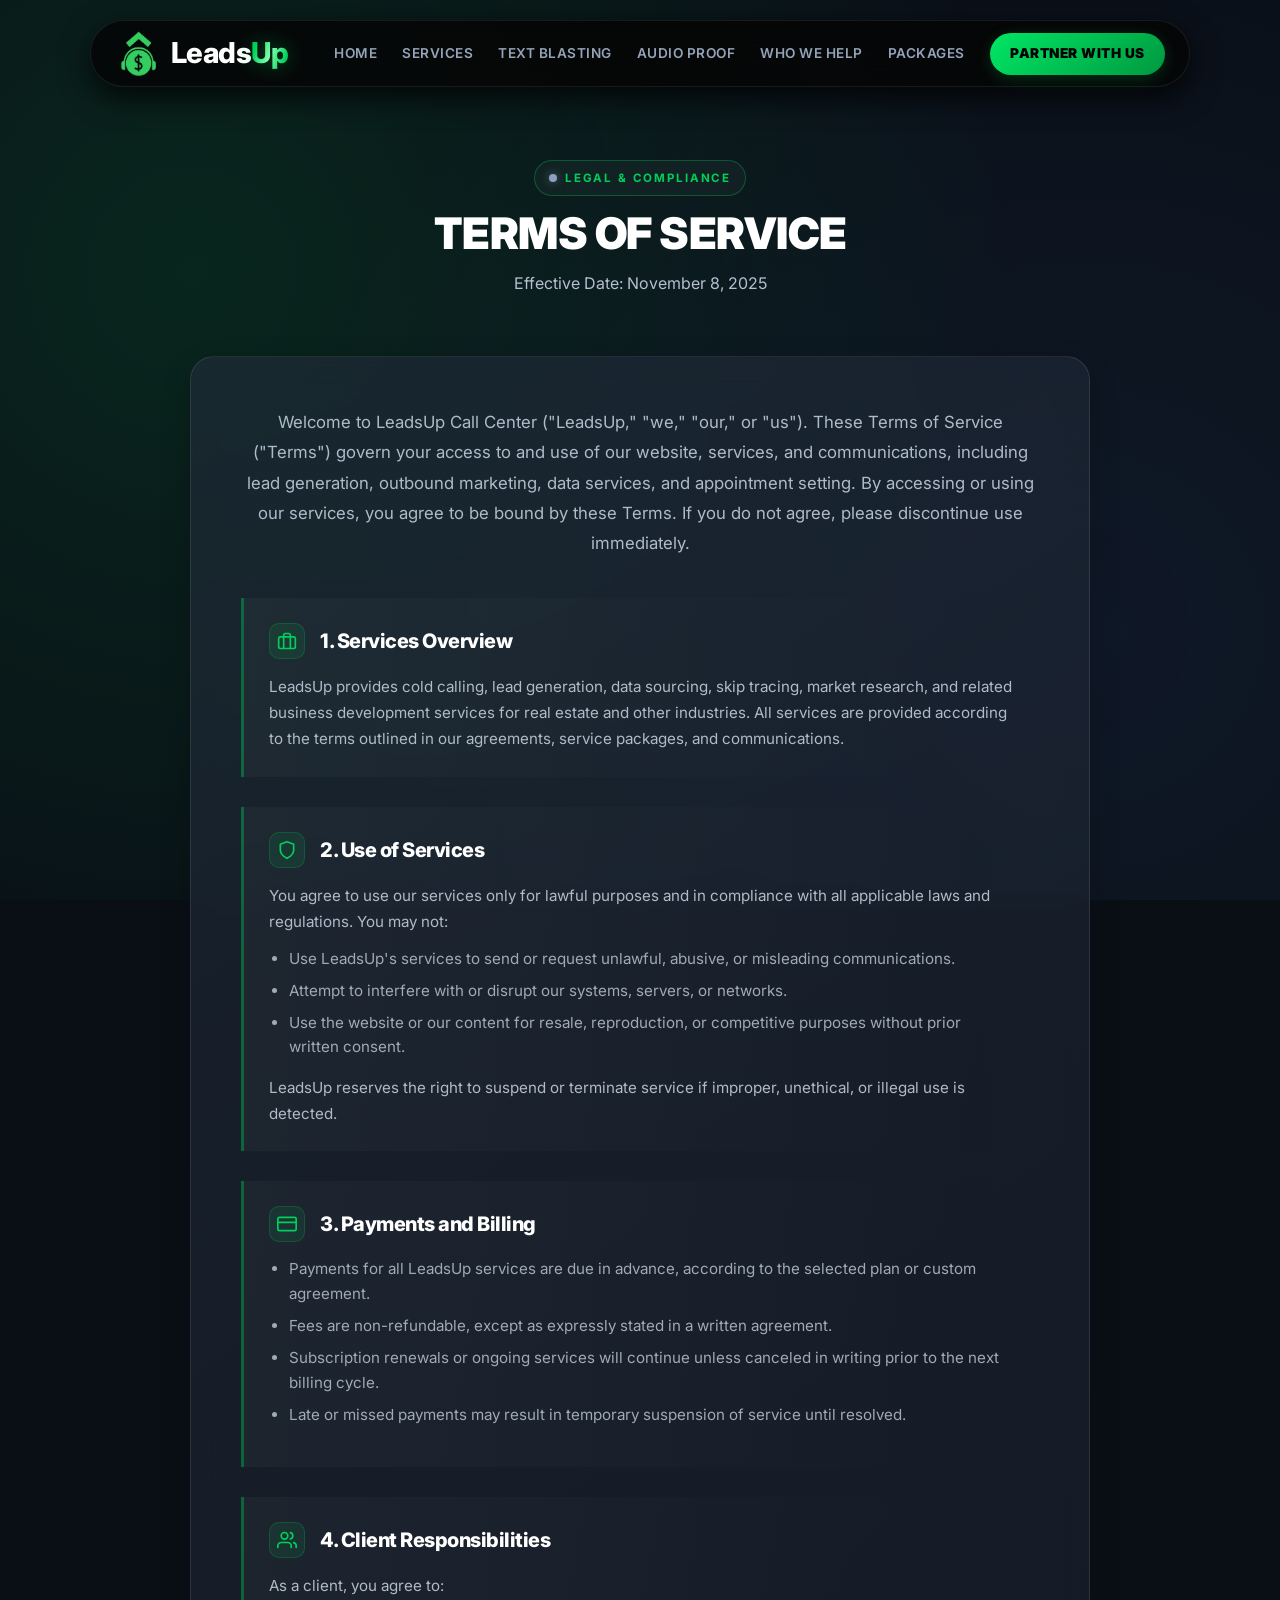
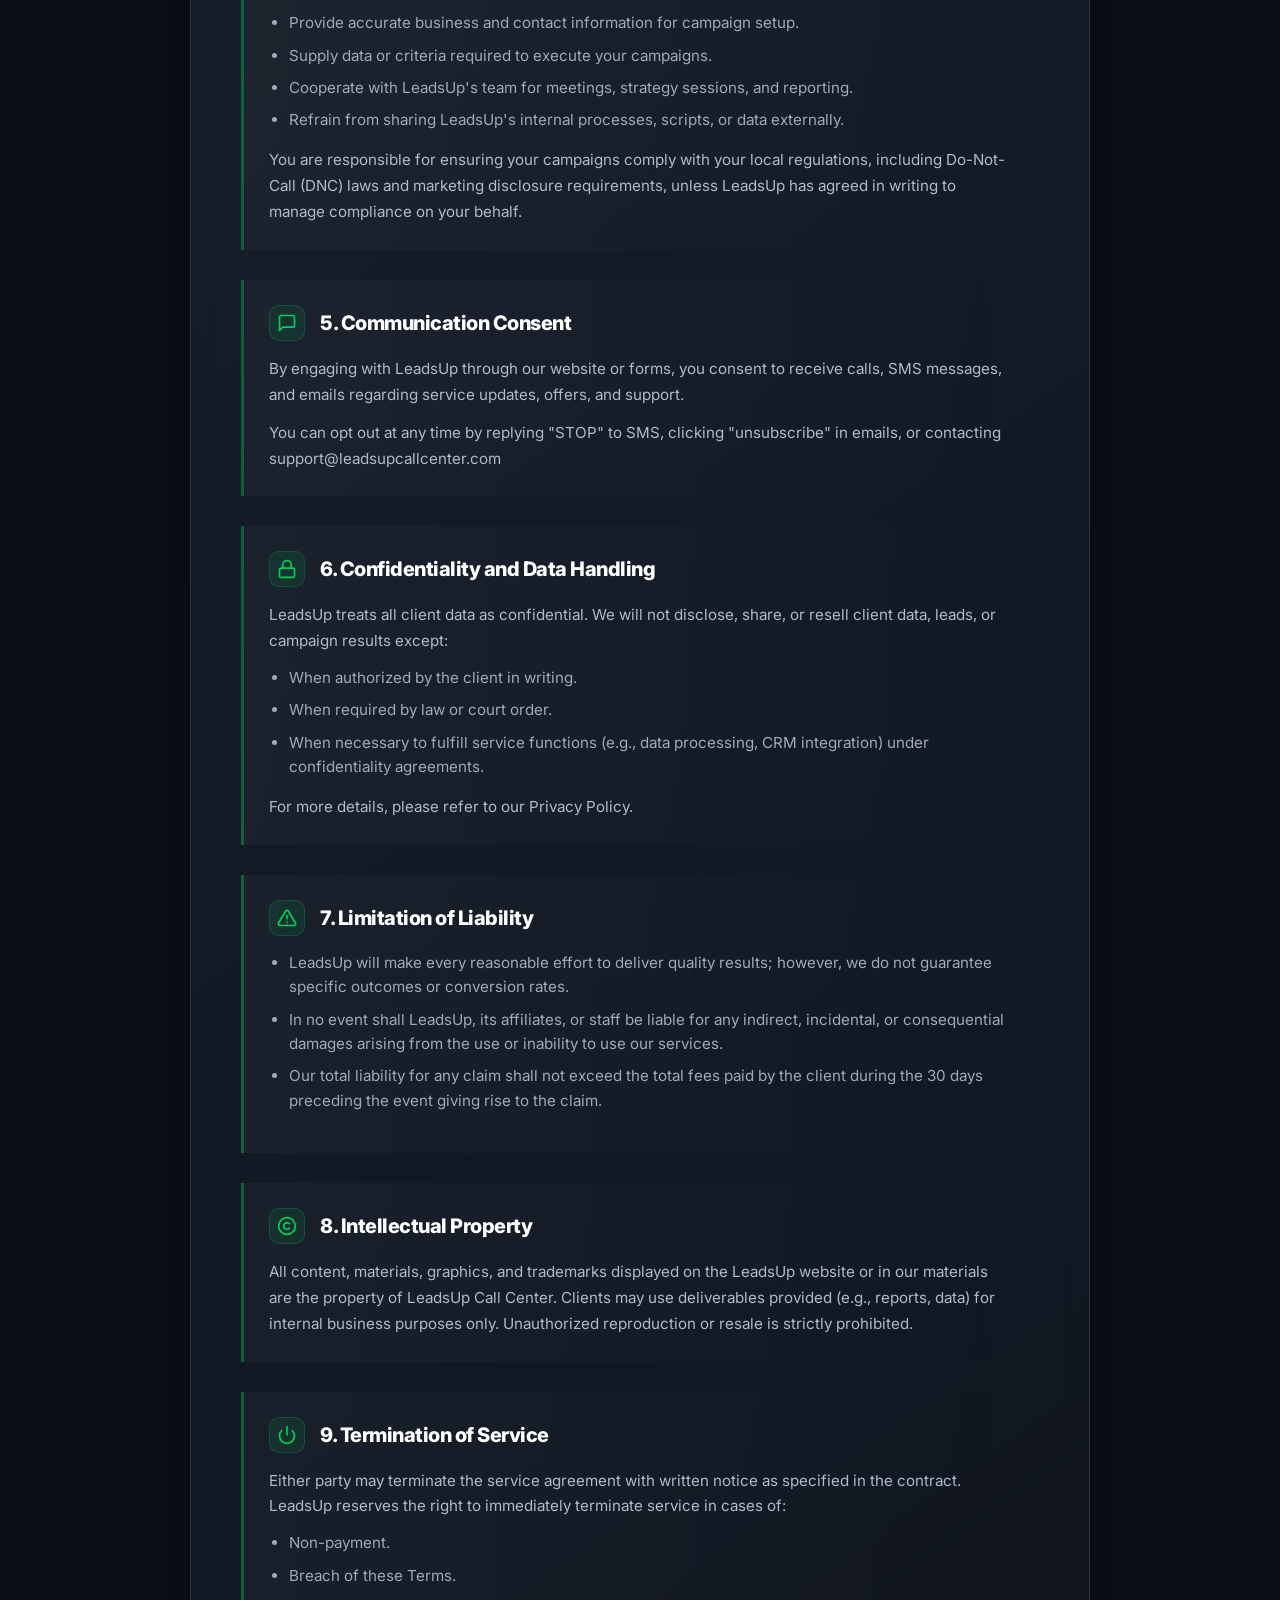
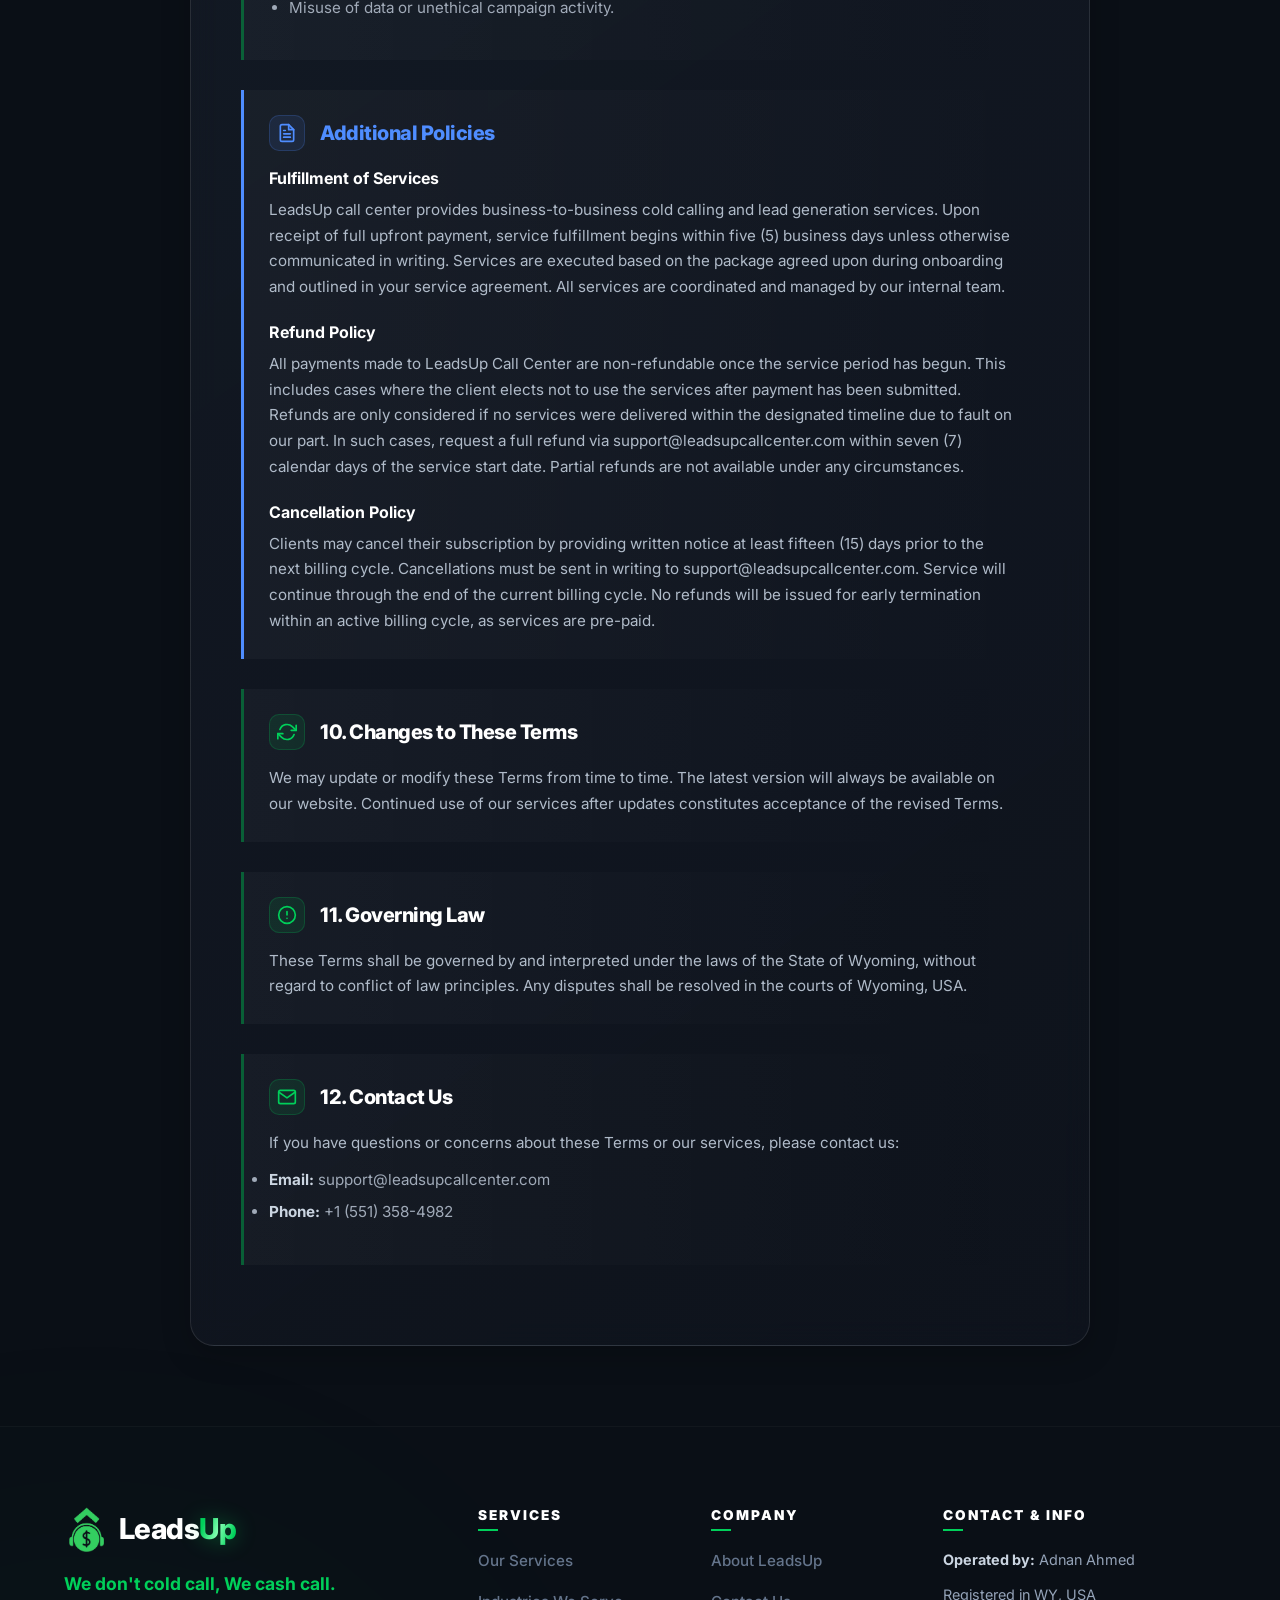
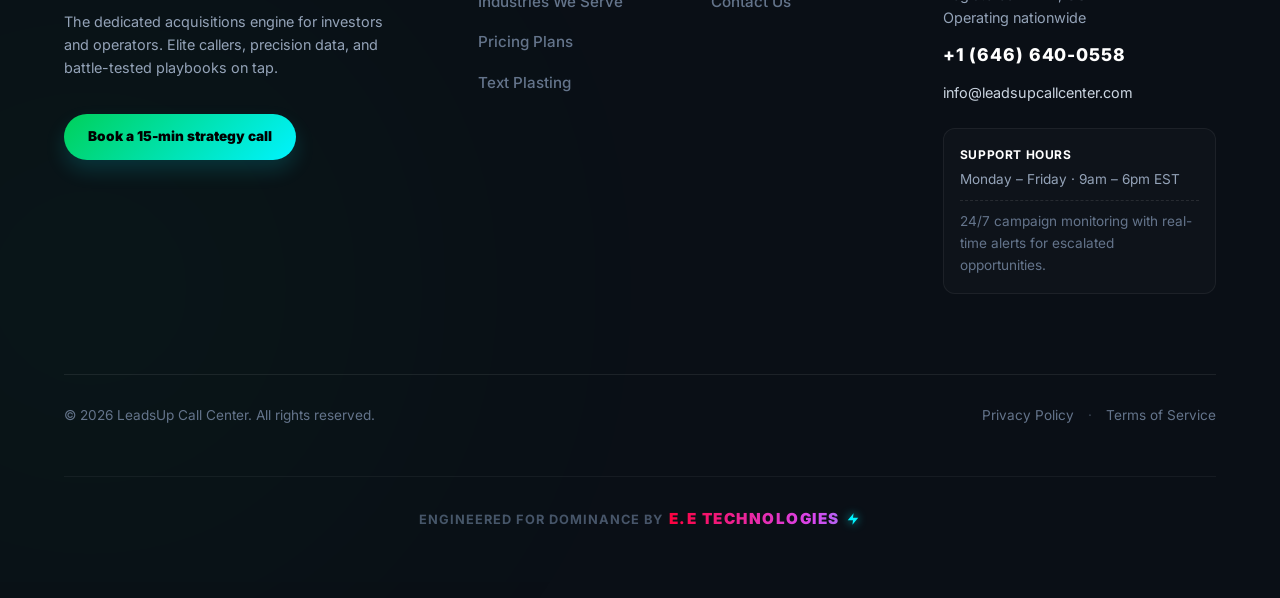
<file: terms.html>
<!DOCTYPE html>
<html lang="en">
<head>
    <meta charset="UTF-8">
    <meta name="viewport" content="width=device-width, initial-scale=1.0">
    <title>Terms of Service | LeadsUp</title>
    <link rel="stylesheet" href="style.css">
    <link href="https://fonts.googleapis.com/css2?family=Inter:wght@300;400;500;600;700;800;900&display=swap" rel="stylesheet">
    <style>
        /* ================= LEGAL PAGES SPECIFIC STYLES ================= */
        .legal-header { padding-top: 160px; padding-bottom: 40px; text-align: center; }
        .legal-container { max-width: 900px; margin: 0 auto; position: relative; z-index: 2; }
        .legal-glass-wrapper { border-radius: 24px; padding: 50px; }
        .legal-block { 
            border-left: 3px solid rgba(0, 208, 90, 0.4); 
            background: linear-gradient(90deg, rgba(255,255,255,0.03), transparent); 
            border-radius: 0 16px 16px 0; 
            padding: 25px; 
            margin-bottom: 30px; 
            transition: all 0.3s ease;
        }
        .legal-block:hover { border-left-color: #00d05a; background: linear-gradient(90deg, rgba(0,208,90,0.05), transparent); }
        .legal-block h3 { display: flex; align-items: center; gap: 15px; color: #fff; margin-bottom: 15px; font-size: 1.25rem; }
        .legal-block p { color: #a0aab8; margin-bottom: 12px; font-size: 0.95rem; line-height: 1.7; }
        .legal-block p:last-child { margin-bottom: 0; }
        .legal-block ul { margin-left: 20px; margin-bottom: 15px; margin-top: 10px; }
        .legal-block li { color: #a0aab8; font-size: 0.95rem; margin-bottom: 8px; list-style-type: disc; line-height: 1.6; }
        .legal-block strong { color: #cbd5e1; }
        .legal-icon-wrap { 
            color: #00d05a; display: flex; align-items: center; justify-content: center; 
            width: 36px; height: 36px; background: rgba(0, 208, 90, 0.1); 
            border-radius: 10px; border: 1px solid rgba(0, 208, 90, 0.2); flex-shrink: 0;
        }
        @media (max-width: 768px) {
            .legal-glass-wrapper { padding: 30px 20px; }
            .legal-block { padding: 20px 15px; }
        }
    </style>
</head>
<body>

    <div class="global-spotlight"></div>

    <header class="navbar">
        <div class="nav-container">
            <a href="#" class="logo-wrapper" aria-label="LeadsUp Home">
                <img
                    src="src/nav.png"
                    alt="LeadsUp Icon"
                    class="logo-icon"
                    width="45"
                    height="45"
                    decoding="async"
                />
                <span class="logo-text">
                    Leads<span class="logo-text-gradient">Up</span>
                </span>
            </a>

            <button
                class="mobile-menu-btn"
                aria-label="Toggle Menu"
                aria-expanded="false"
                aria-controls="primary-nav"
                type="button"
            >
                <span class="hamburger"></span>
            </button>

            <div class="nav-links">
                <a href="index.html">Home</a>
                <a href="services.html">Services</a>
                <a href="text-blasting.html">Text Blasting</a>
                <a href="audioproof.html">Audio Proof</a> 
                <a href="index.html#industries">Who We Help</a>
                <a href="index.html#pricing">Packages</a>
                <a href="index.html#contact" class="btn-primary small-btn btn-black-text" style="padding: 10px 20px; color: #000;">Partner With Us</a>
            </div>
        </div>
    </header>

    <section class="legal-header relative overflow-hidden">
        <div class="container relative" style="z-index: 2;">
            <div class="sp-kicker mx-auto" style="color: #00d05a; border-color: rgba(0,208,90,0.3);">LEGAL & COMPLIANCE</div>
            <h1 class="sp-title mx-auto mb-20">Terms of Service</h1>
            <p class="sp-text mx-auto">Effective Date: November 8, 2025</p>
        </div>
    </section>

    <section class="content-section" style="padding-top: 0; padding-bottom: 120px;">
        <div class="container legal-container">
            <div class="glass-effect legal-glass-wrapper">
                
                <p style="color: #b0bbc9; margin-bottom: 40px; font-size: 1.05rem; line-height: 1.8; text-align: center;">
                    Welcome to LeadsUp Call Center ("LeadsUp," "we," "our," or "us"). These Terms of Service ("Terms") govern your access to and use of our website, services, and communications, including lead generation, outbound marketing, data services, and appointment setting. By accessing or using our services, you agree to be bound by these Terms. If you do not agree, please discontinue use immediately.
                </p>

                <div class="legal-block">
                    <h3>
                        <span class="legal-icon-wrap"><svg width="20" height="20" viewBox="0 0 24 24" fill="none" stroke="currentColor" stroke-width="2" stroke-linecap="round" stroke-linejoin="round"><rect x="2" y="7" width="20" height="14" rx="2" ry="2"></rect><path d="M16 21V5a2 2 0 0 0-2-2h-4a2 2 0 0 0-2 2v16"></path></svg></span> 
                        1. Services Overview
                    </h3>
                    <p>LeadsUp provides cold calling, lead generation, data sourcing, skip tracing, market research, and related business development services for real estate and other industries. All services are provided according to the terms outlined in our agreements, service packages, and communications.</p>
                </div>

                <div class="legal-block">
                    <h3>
                        <span class="legal-icon-wrap"><svg width="20" height="20" viewBox="0 0 24 24" fill="none" stroke="currentColor" stroke-width="2" stroke-linecap="round" stroke-linejoin="round"><path d="M12 22s8-4 8-10V5l-8-3-8 3v7c0 6 8 10 8 10z"></path></svg></span> 
                        2. Use of Services
                    </h3>
                    <p>You agree to use our services only for lawful purposes and in compliance with all applicable laws and regulations. You may not:</p>
                    <ul>
                        <li>Use LeadsUp's services to send or request unlawful, abusive, or misleading communications.</li>
                        <li>Attempt to interfere with or disrupt our systems, servers, or networks.</li>
                        <li>Use the website or our content for resale, reproduction, or competitive purposes without prior written consent.</li>
                    </ul>
                    <p>LeadsUp reserves the right to suspend or terminate service if improper, unethical, or illegal use is detected.</p>
                </div>

                <div class="legal-block">
                    <h3>
                        <span class="legal-icon-wrap"><svg width="20" height="20" viewBox="0 0 24 24" fill="none" stroke="currentColor" stroke-width="2" stroke-linecap="round" stroke-linejoin="round"><rect x="1" y="4" width="22" height="16" rx="2" ry="2"></rect><line x1="1" y1="10" x2="23" y2="10"></line></svg></span> 
                        3. Payments and Billing
                    </h3>
                    <ul>
                        <li>Payments for all LeadsUp services are due in advance, according to the selected plan or custom agreement.</li>
                        <li>Fees are non-refundable, except as expressly stated in a written agreement.</li>
                        <li>Subscription renewals or ongoing services will continue unless canceled in writing prior to the next billing cycle.</li>
                        <li>Late or missed payments may result in temporary suspension of service until resolved.</li>
                    </ul>
                </div>

                <div class="legal-block">
                    <h3>
                        <span class="legal-icon-wrap"><svg width="20" height="20" viewBox="0 0 24 24" fill="none" stroke="currentColor" stroke-width="2" stroke-linecap="round" stroke-linejoin="round"><path d="M17 21v-2a4 4 0 0 0-4-4H5a4 4 0 0 0-4 4v2"></path><circle cx="9" cy="7" r="4"></circle><path d="M23 21v-2a4 4 0 0 0-3-3.87"></path><path d="M16 3.13a4 4 0 0 1 0 7.75"></path></svg></span> 
                        4. Client Responsibilities
                    </h3>
                    <p>As a client, you agree to:</p>
                    <ul>
                        <li>Provide accurate business and contact information for campaign setup.</li>
                        <li>Supply data or criteria required to execute your campaigns.</li>
                        <li>Cooperate with LeadsUp's team for meetings, strategy sessions, and reporting.</li>
                        <li>Refrain from sharing LeadsUp's internal processes, scripts, or data externally.</li>
                    </ul>
                    <p>You are responsible for ensuring your campaigns comply with your local regulations, including Do-Not-Call (DNC) laws and marketing disclosure requirements, unless LeadsUp has agreed in writing to manage compliance on your behalf.</p>
                </div>

                <div class="legal-block">
                    <h3>
                        <span class="legal-icon-wrap"><svg width="20" height="20" viewBox="0 0 24 24" fill="none" stroke="currentColor" stroke-width="2" stroke-linecap="round" stroke-linejoin="round"><path d="M21 15a2 2 0 0 1-2 2H7l-4 4V5a2 2 0 0 1 2-2h14a2 2 0 0 1 2 2z"></path></svg></span> 
                        5. Communication Consent
                    </h3>
                    <p>By engaging with LeadsUp through our website or forms, you consent to receive calls, SMS messages, and emails regarding service updates, offers, and support.</p>
                    <p>You can opt out at any time by replying "STOP" to SMS, clicking "unsubscribe" in emails, or contacting support@leadsupcallcenter.com</p>
                </div>

                <div class="legal-block">
                    <h3>
                        <span class="legal-icon-wrap"><svg width="20" height="20" viewBox="0 0 24 24" fill="none" stroke="currentColor" stroke-width="2" stroke-linecap="round" stroke-linejoin="round"><rect x="3" y="11" width="18" height="11" rx="2" ry="2"></rect><path d="M7 11V7a5 5 0 0 1 10 0v4"></path></svg></span> 
                        6. Confidentiality and Data Handling
                    </h3>
                    <p>LeadsUp treats all client data as confidential. We will not disclose, share, or resell client data, leads, or campaign results except:</p>
                    <ul>
                        <li>When authorized by the client in writing.</li>
                        <li>When required by law or court order.</li>
                        <li>When necessary to fulfill service functions (e.g., data processing, CRM integration) under confidentiality agreements.</li>
                    </ul>
                    <p>For more details, please refer to our Privacy Policy.</p>
                </div>

                <div class="legal-block">
                    <h3>
                        <span class="legal-icon-wrap"><svg width="20" height="20" viewBox="0 0 24 24" fill="none" stroke="currentColor" stroke-width="2" stroke-linecap="round" stroke-linejoin="round"><path d="M10.29 3.86L1.82 18a2 2 0 0 0 1.71 3h16.94a2 2 0 0 0 1.71-3L13.71 3.86a2 2 0 0 0-3.42 0z"></path><line x1="12" y1="9" x2="12" y2="13"></line><line x1="12" y1="17" x2="12.01" y2="17"></line></svg></span> 
                        7. Limitation of Liability
                    </h3>
                    <ul>
                        <li>LeadsUp will make every reasonable effort to deliver quality results; however, we do not guarantee specific outcomes or conversion rates.</li>
                        <li>In no event shall LeadsUp, its affiliates, or staff be liable for any indirect, incidental, or consequential damages arising from the use or inability to use our services.</li>
                        <li>Our total liability for any claim shall not exceed the total fees paid by the client during the 30 days preceding the event giving rise to the claim.</li>
                    </ul>
                </div>

                <div class="legal-block">
                    <h3>
                        <span class="legal-icon-wrap"><svg width="20" height="20" viewBox="0 0 24 24" fill="none" stroke="currentColor" stroke-width="2" stroke-linecap="round" stroke-linejoin="round"><circle cx="12" cy="12" r="10"></circle><path d="M15 9.354a4 4 0 1 0 0 5.292"></path></svg></span> 
                        8. Intellectual Property
                    </h3>
                    <p>All content, materials, graphics, and trademarks displayed on the LeadsUp website or in our materials are the property of LeadsUp Call Center. Clients may use deliverables provided (e.g., reports, data) for internal business purposes only. Unauthorized reproduction or resale is strictly prohibited.</p>
                </div>

                <div class="legal-block">
                    <h3>
                        <span class="legal-icon-wrap"><svg width="20" height="20" viewBox="0 0 24 24" fill="none" stroke="currentColor" stroke-width="2" stroke-linecap="round" stroke-linejoin="round"><path d="M18.36 6.64a9 9 0 1 1-12.73 0"></path><line x1="12" y1="2" x2="12" y2="12"></line></svg></span> 
                        9. Termination of Service
                    </h3>
                    <p>Either party may terminate the service agreement with written notice as specified in the contract. LeadsUp reserves the right to immediately terminate service in cases of:</p>
                    <ul>
                        <li>Non-payment.</li>
                        <li>Breach of these Terms.</li>
                        <li>Misuse of data or unethical campaign activity.</li>
                    </ul>
                </div>

                <div class="legal-block" style="border-left-color: #4f8dff;">
                    <h3 style="color: #4f8dff;">
                        <span class="legal-icon-wrap" style="color: #4f8dff; background: rgba(79, 141, 255, 0.1); border-color: rgba(79, 141, 255, 0.2);"><svg width="20" height="20" viewBox="0 0 24 24" fill="none" stroke="currentColor" stroke-width="2" stroke-linecap="round" stroke-linejoin="round"><path d="M14 2H6a2 2 0 0 0-2 2v16a2 2 0 0 0 2 2h12a2 2 0 0 0 2-2V8z"></path><polyline points="14 2 14 8 20 8"></polyline><line x1="16" y1="13" x2="8" y2="13"></line><line x1="16" y1="17" x2="8" y2="17"></line><polyline points="10 9 9 9 8 9"></polyline></svg></span> 
                        Additional Policies
                    </h3>
                    
                    <strong style="display: block; margin-top: 15px; margin-bottom: 5px; color: #fff;">Fulfillment of Services</strong>
                    <p>LeadsUp call center provides business-to-business cold calling and lead generation services. Upon receipt of full upfront payment, service fulfillment begins within five (5) business days unless otherwise communicated in writing. Services are executed based on the package agreed upon during onboarding and outlined in your service agreement. All services are coordinated and managed by our internal team.</p>

                    <strong style="display: block; margin-top: 20px; margin-bottom: 5px; color: #fff;">Refund Policy</strong>
                    <p>All payments made to LeadsUp Call Center are non-refundable once the service period has begun. This includes cases where the client elects not to use the services after payment has been submitted. Refunds are only considered if no services were delivered within the designated timeline due to fault on our part. In such cases, request a full refund via support@leadsupcallcenter.com within seven (7) calendar days of the service start date. Partial refunds are not available under any circumstances.</p>

                    <strong style="display: block; margin-top: 20px; margin-bottom: 5px; color: #fff;">Cancellation Policy</strong>
                    <p>Clients may cancel their subscription by providing written notice at least fifteen (15) days prior to the next billing cycle. Cancellations must be sent in writing to support@leadsupcallcenter.com. Service will continue through the end of the current billing cycle. No refunds will be issued for early termination within an active billing cycle, as services are pre-paid.</p>
                </div>

                <div class="legal-block">
                    <h3>
                        <span class="legal-icon-wrap"><svg width="20" height="20" viewBox="0 0 24 24" fill="none" stroke="currentColor" stroke-width="2" stroke-linecap="round" stroke-linejoin="round"><polyline points="23 4 23 10 17 10"></polyline><polyline points="1 20 1 14 7 14"></polyline><path d="M3.51 9a9 9 0 0 1 14.85-3.36L23 10M1 14l4.64 4.36A9 9 0 0 0 20.49 15"></path></svg></span> 
                        10. Changes to These Terms
                    </h3>
                    <p>We may update or modify these Terms from time to time. The latest version will always be available on our website. Continued use of our services after updates constitutes acceptance of the revised Terms.</p>
                </div>

                <div class="legal-block">
                    <h3>
                        <span class="legal-icon-wrap"><svg width="20" height="20" viewBox="0 0 24 24" fill="none" stroke="currentColor" stroke-width="2" stroke-linecap="round" stroke-linejoin="round"><circle cx="12" cy="12" r="10"></circle><line x1="12" y1="8" x2="12" y2="12"></line><line x1="12" y1="16" x2="12.01" y2="16"></line></svg></span> 
                        11. Governing Law
                    </h3>
                    <p>These Terms shall be governed by and interpreted under the laws of the State of Wyoming, without regard to conflict of law principles. Any disputes shall be resolved in the courts of Wyoming, USA.</p>
                </div>

                <div class="legal-block">
                    <h3>
                        <span class="legal-icon-wrap"><svg width="20" height="20" viewBox="0 0 24 24" fill="none" stroke="currentColor" stroke-width="2" stroke-linecap="round" stroke-linejoin="round"><path d="M4 4h16c1.1 0 2 .9 2 2v12c0 1.1-.9 2-2 2H4c-1.1 0-2-.9-2-2V6c0-1.1.9-2 2-2z"></path><polyline points="22,6 12,13 2,6"></polyline></svg></span> 
                        12. Contact Us
                    </h3>
                    <p>If you have questions or concerns about these Terms or our services, please contact us:</p>
                    <ul style="list-style: none; margin-left: 0;">
                        <li><strong>Email:</strong> support@leadsupcallcenter.com</li>
                        <li><strong>Phone:</strong> +1 (551) 358-4982</li>
                    </ul>
                </div>

            </div>
        </div>
    </section>

    

</body>
</html>

<footer class="site-footer relative angled-cut">
    <div class="ambient-glow funnel-glow-left" style="top: 20%; opacity: 0.1;" aria-hidden="true"></div>
    <div class="noise-bg"></div>

    <div class="container">
        <div class="footer-grid">
            <div class="footer-col brand-col">
                <a href="#" class="logo-wrapper" aria-label="LeadsUp Home" style="margin-bottom: 18px;">
                    <img src="src/nav.png" alt="LeadsUp Icon" class="logo-icon" width="45" height="45" loading="lazy" decoding="async" />
                    <span class="logo-text">Leads<span class="logo-text-gradient">Up</span></span>
                </a>
                <p class="footer-tagline">We don't cold call, We cash call.</p>
                <p class="footer-desc">The dedicated acquisitions engine for investors and operators. Elite callers, precision data, and battle-tested playbooks on tap.</p>
                <a href="index.html#contact" class="btn-primary small-btn footer-btn-gradient btn-black-text mt-15">Book a 15-min strategy call</a>
            </div>

            <div class="footer-col links-col">
                <h4>Services</h4>
                <ul>
                    <li><a href="services.html">Our Services</a></li>
                    <li><a href="index.html#industries">Industries We Serve</a></li>
                    <li><a href="index.html#pricing">Pricing Plans</a></li>
                    <li><a href="text-blasting.html">Text Plasting</a></li>
                </ul>
            </div>

            <div class="footer-col links-col">
                <h4>Company</h4>
                <ul>
                    <li><a href="index.html#about">About LeadsUp</a></li>
                    <li><a href="index.html#contact">Contact Us</a></li>
                </ul>
            </div>

            <div class="footer-col info-col">
                <h4>Contact & Info</h4>
                <ul class="info-list">
                    <li><strong>Operated by:</strong> Adnan Ahmed</li>
                    <li>Registered in WY, USA<br>Operating nationwide</li>
                    <li class="contact-highlight"><a href="tel:+16466400558">+1 (646) 640-0558</a></li>
                    <li><a href="mailto:info@leadsupcallcenter.com">info@leadsupcallcenter.com</a></li>
                </ul>
                <div class="support-box">
                    <p class="support-title">Support hours</p>
                    <p>Monday – Friday · 9am – 6pm EST</p>
                    <p class="support-alert">24/7 campaign monitoring with real-time alerts for escalated opportunities.</p>
                </div>
            </div>
        </div>

        <div class="footer-bottom">
            <div class="footer-copyright">
                © 2026 LeadsUp Call Center. All rights reserved.
            </div>
            <div class="footer-legal">
                <a href="privacy.html">Privacy Policy</a>
                <span class="separator">·</span>
                <a href="terms.html">Terms of Service</a>
            </div>
        </div>

        <div class="designer-signature mt-10">
            <span class="muted-text">Engineered for dominance by</span> 
            <a href="https://ezzeldin.tech/" target="_blank" class="designer-link-pro">
                E.E Technologies 
                <svg viewBox="0 0 24 24" width="14" height="14" fill="currentColor" stroke="none"><path d="M13 2L3 14h9l-1 8 10-12h-9l1-8z"></path></svg>
            </a>
        </div>
    </div>
</footer>

<script src="script.js"></script>
</body>
</html>
</file>
<file: style.css>
/* ================= CSS VARIABLES ================= */
:root {
    --bg-dark: #030304;
    --bg-mid: #0a0e14;
    --bg-glass: rgba(15, 20, 25, 0.6);

    --text-primary: #e2e8f0;
    --text-secondary: #94a3b8;

    --brand-green: #00d05a;
    --gradient-green: linear-gradient(135deg, #00e664, #009940);

    --border-color: rgba(255, 255, 255, 0.08);
    --radius: 16px;
    --transition: all 0.3s cubic-bezier(0.4, 0, 0.2, 1);
}

/* ================= GLOBAL ================= */
* {
    margin: 0;
    padding: 0;
    box-sizing: border-box;
}

html {
    scroll-behavior: smooth;
    width: 100%;
    /* مسحنا overflow-x: hidden من هنا خالص عشان السوستة */
}

body {
    font-family: "Inter", sans-serif;
    background-color: var(--bg-dark);
    color: var(--text-primary);
    line-height: 1.6;
    width: 100%;
    overflow-x: hidden; /* دي كفاية جداً تمنع السكرول بالعرض */
    position: relative;
    -webkit-font-smoothing: antialiased; /* بتنضف الفونتات على الموبايل */
    overscroll-behavior-y: none; /* بتمنع سحبة السوستة الرخمة دي */
}

a {
    text-decoration: none;
    color: inherit;
}

ul {
    list-style: none;
}

.container {
    width: 90%;
    max-width: 1200px;
    margin: 0 auto;
}

.text-center {
    text-align: center;
}

.mx-auto {
    margin-left: auto;
    margin-right: auto;
}

.relative {
    position: relative;
}

.skip-link {
    position: absolute;
    left: -9999px;
    top: 0;
    background: #fff;
    color: #000;
    padding: 10px 14px;
    z-index: 9999;
    border-radius: 6px;
}

.skip-link:focus {
    left: 10px;
    top: 10px;
}

/* ================= TYPOGRAPHY & EFFECTS ================= */
h1,
h2,
h3,
h4 {
    font-weight: 800;
    line-height: 1.2;
    letter-spacing: -0.5px;
    color: #fff;
}

h1 {
    font-size: clamp(2.2rem, 5vw, 4.5rem);
    text-transform: uppercase;
    font-weight: 900;
}

h2 {
    font-size: clamp(1.7rem, 3vw, 2.4rem);
    margin-bottom: 14px;
}

h3 {
    font-size: 1.2rem;
    margin-bottom: 8px;
}

.text-glow {
    text-shadow: 0 0 40px rgba(0, 208, 90, 0.2), 0 0 10px rgba(255, 255, 255, 0.1);
}

.text-animated-gradient {
    background: linear-gradient(110deg, #00d05a 10%, #80ffb0 30%, #00d05a 50%, #00d05a 100%);
    background-size: 200% auto;
    color: #fff;
    -webkit-background-clip: text;
    background-clip: text;
    -webkit-text-fill-color: transparent;
    animation: shine 3s linear infinite;
    filter: drop-shadow(0 0 15px rgba(0, 208, 90, 0.3));
    display: inline-block;
}

@keyframes shine {
    to {
        background-position: 200% center;
    }
}

.text-secondary {
    color: var(--text-secondary);
}

/* ================= NAVBAR ================= */
.navbar {
    position: fixed;
    top: 20px;
    left: 50%;
    transform: translateX(-50%);
    width: 90%;
    max-width: 1100px;
    z-index: 1000;
    background: rgba(5, 5, 5, 0.85);
    backdrop-filter: blur(15px);
    border: 1px solid var(--border-color);
    border-radius: 50px;
    padding: 10px 25px;
    box-shadow: 0 10px 30px rgba(0, 0, 0, 0.8);
}

.nav-container {
    display: flex;
    justify-content: space-between;
    align-items: center;
}

.logo-img {
    height: 60px;
    width: auto;
    object-fit: contain;
    transition: var(--transition);
}

.nav-links {
    display: flex;
    align-items: center;
    gap: 25px;
}

.nav-links a {
    color: var(--text-secondary);
    font-size: 0.85rem;
    font-weight: 600;
    transition: var(--transition);
    text-transform: uppercase;
    letter-spacing: 0.5px;
}

.nav-links a:hover,
.nav-links a.active {
    color: var(--brand-green);
}

.mobile-menu-btn {
    display: none;
    background: none;
    border: none;
    cursor: pointer;
}

.hamburger,
.hamburger::before,
.hamburger::after {
    display: block;
    width: 25px;
    height: 2px;
    background: var(--text-primary);
    position: relative;
    transition: var(--transition);
}

.hamburger::before,
.hamburger::after {
    content: "";
    position: absolute;
    left: 0;
}

.hamburger::before {
    top: -8px;
}

.hamburger::after {
    top: 8px;
}

/* ================= BUTTONS ================= */
.btn-primary,
.btn-secondary {
    display: inline-flex;
    align-items: center;
    justify-content: center;
    padding: 16px 36px;
    border-radius: 50px;
    font-weight: 800;
    cursor: pointer;
    border: none;
    font-size: 1rem;
    transition: transform 0.3s ease, box-shadow 0.3s ease, background 0.3s ease;
    will-change: transform;
}

.btn-primary {
    background: var(--gradient-green);
    box-shadow: 0 4px 15px rgba(0, 208, 90, 0.2);
}

.btn-black-text {
    color: #000 !important;
    font-weight: 900 !important;
}

.glow-btn:hover {
    box-shadow: 0 0 30px rgba(0, 208, 90, 0.6);
    transform: translateY(-4px);
}

.btn-secondary {
    background: rgba(255, 255, 255, 0.05);
    color: var(--text-primary);
    border: 1px solid var(--border-color);
}

.btn-secondary:hover {
    border-color: var(--brand-green);
    background: rgba(0, 208, 90, 0.1);
    transform: translateY(-4px);
}

.large {
    padding: 18px 40px;
    font-size: 1.1rem;
}

.small-btn {
    padding: 12px 24px;
    font-size: 0.85rem;
}

/* ================= HERO & BACKGROUND ================= */
.hero {
    min-height: 100vh;
    min-height: 100svh; /* السطر السحري ده بيخلي الطول يتأقلم مع شريط المتصفح بتاع الموبايل وميعملش نتشة في السكرول */
    display: flex;
    flex-direction: column;
    padding-top: 160px;
    overflow: hidden;
    position: relative;
}

.noise-bg {
    position: absolute;
    inset: 0;
    z-index: 1;
    pointer-events: none;
    background-image: url("data:image/svg+xml,%3Csvg viewBox='0 0 200 200' xmlns='http://www.w3.org/2000/svg'%3E%3Cfilter id='noiseFilter'%3E%3CfeTurbulence type='fractalNoise' baseFrequency='0.75' numOctaves='3' stitchTiles='stitch'/%3E%3C/filter%3E%3Crect width='100%25' height='100%25' filter='url(%23noiseFilter)'/%3E%3C/svg%3E");
    opacity: 0.05;
    mix-blend-mode: overlay;
}

.hero-grid-bg {
    position: absolute;
    inset: 0;
    z-index: 0;
    background-image: linear-gradient(rgba(255, 255, 255, 0.03) 1px, transparent 1px),
        linear-gradient(90deg, rgba(255, 255, 255, 0.03) 1px, transparent 1px);
    background-size: 40px 40px;
    mask-image: radial-gradient(circle, black 30%, transparent 80%);
    -webkit-mask-image: radial-gradient(circle, black 30%, transparent 80%);
}

.ambient-glow {
    position: absolute;
    border-radius: 50%;
    filter: blur(130px);
    opacity: 0.22;
    z-index: 0;
    pointer-events: none;
}

/* ================= HERO GLOW ANIMATIONS (FAST & NOTICEABLE) ================= */
.mega-glow-left {
    width: 520px;
    height: 520px;
    background: var(--brand-green);
    top: 10%;
    left: -150px;
    will-change: transform, opacity;
    animation: breatheLeft 6s ease-in-out infinite alternate;
}

.mega-glow-right {
    width: 520px;
    height: 520px;
    background: var(--brand-green);
    bottom: 10%;
    right: -150px;
    opacity: 0.18;
    will-change: transform, opacity;
    animation: breatheRight 8s ease-in-out infinite alternate;
}

@keyframes breatheLeft {
    0% { transform: translate3d(0, 0, 0) scale(1); opacity: 0.22; }
    100% { transform: translate3d(80px, -50px, 0) scale(1.25); opacity: 0.45; }
}

@keyframes breatheRight {
    0% { transform: translate3d(0, 0, 0) scale(1); opacity: 0.18; }
    100% { transform: translate3d(-80px, 60px, 0) scale(1.3); opacity: 0.4; }
}


/* ================= WATERFALL BACKGROUND TEXT ================= */
.bg-text-col {
    position: absolute;
    top: 0;
    bottom: 0; /* ياخد طول السكشن كله */
    width: auto;
    display: flex;
    z-index: 0;
    pointer-events: none;
    user-select: none;
    overflow: hidden; /* بيخفي الكلام اللي بيطلع بره الشاشة */
    /* تأثير ذوبان الكلام من فوق ومن تحت */
    mask-image: linear-gradient(to bottom, transparent, black 15%, black 85%, transparent);
    -webkit-mask-image: linear-gradient(to bottom, transparent, black 15%, black 85%, transparent);
}

.left-col {
    left: -5vw;
    align-items: flex-start;
}

.right-col {
    right: -5vw;
    align-items: flex-end;
}

.waterfall-track {
    display: flex;
    flex-direction: column;
    will-change: transform; /* تحذير للـ GPU عشان يجهز الأنيميشن بدون تقطيع */
}

.waterfall-group {
    display: flex;
    flex-direction: column;
    gap: 20px;
    padding-bottom: 20px; /* مسافة ضرورية عشان التكرار ميبقاش مقطوع */
}

/* حركة الشمال (طالع لفوق) */
.track-up {
    animation: waterfallUp 25s linear infinite;
}

/* حركة اليمين (نازل لتحت) */
.track-down {
    transform: translateY(-50%);
    animation: waterfallDown 25s linear infinite;
}

@keyframes waterfallUp {
    0% { transform: translate3d(0, 0, 0); }
    100% { transform: translate3d(0, -50%, 0); } /* بيتحرك بالظبط نص المسافة عشان يعيد نفسه */
}

@keyframes waterfallDown {
    0% { transform: translate3d(0, -50%, 0); }
    100% { transform: translate3d(0, 0, 0); }
}

/* سيب الـ .bg-text زي ما هو، متعدلش فيه حاجة */

.bg-text {
    font-size: 6rem;
    font-weight: 900;
    color: rgba(255, 255, 255, 0.02);
    -webkit-text-stroke: 1px rgba(255, 255, 255, 0.05);
    white-space: nowrap;
    line-height: 1.1;
    text-transform: uppercase;
}

.stroke-green {
    color: transparent;
    -webkit-text-stroke: 2px rgba(0, 208, 90, 0.15);
}

/* ================= HERO CONTENT ================= */
/* ================= HERO CONTENT ================= */
.hero-content {
    flex-grow: 1;
    position: relative;
    z-index: 10;
    width: 100%;
    max-width: 1000px;
    margin: 0 auto;
    display: flex;
    flex-direction: column;
    align-items: center;
    justify-content: center;
    text-align: center !important;
    margin-bottom: 50px;
    animation: heroFadeUp 680ms ease-out both;
}

/* ================= HERO CENTER HTML LOGO (تكبير ضخم) ================= */
.center-logo-wrapper {
    position: relative;
    display: inline-block;
    margin-bottom: 60px; /* زودنا المسافة دي عشان اللوجو الضخم ميكتمش الكلام اللي تحته */
}

.hero-icon-large {
    width: 1000px; /* كبرناه جداً عشان يملى المركز */
    height: auto;
    object-fit: contain;
    filter: drop-shadow(0 0 25px rgba(0, 208, 90, 0.4)) drop-shadow(0 0 10px rgba(128, 255, 176, 0.2));
    animation: logoFloat 6.5s ease-in-out infinite;
}

.hero-logo-sub {
    font-size: 1.4rem;
    letter-spacing: 0.5em;
    color: #94a3b8;
    text-transform: uppercase;
    font-weight: 800;
    margin-top: 8px;
}

.logo-glow {
    position: absolute;
    top: 50%;
    left: 50%;
    transform: translate(-50%, -50%);
    width: 240px;
    height: 240px;
    background: var(--brand-green);
    filter: blur(85px);
    opacity: 0.3;
    z-index: 1;
    border-radius: 50%;
}

.hero-title {
    width: 100%;
    display: block;
    text-align: center !important;
    margin: 0 auto 25px auto !important;
    line-height: 1.1;
}

.hero-subtitle {
    font-size: 1.15rem;
    color: var(--text-secondary);
    margin: 0 auto 40px auto !important;
    max-width: 750px;
    text-align: center !important;
    text-shadow: 0 2px 4px rgba(0, 0, 0, 0.5);
    animation: heroFadeUp 820ms ease-out both;
}

.hero-buttons {
    display: flex;
    justify-content: center;
    gap: 20px;
    margin-bottom: 20px;
    z-index: 20;
    animation: heroFadeUp 920ms ease-out both;
}

.hero-grid-bg {
    animation: gridDrift 18s linear infinite;
}

@keyframes heroFadeUp {
    from { opacity: 0; transform: translateY(14px); }
    to { opacity: 1; transform: translateY(0); }
}

@keyframes logoFloat {
    0%, 100% { transform: translateY(0); }
    50% { transform: translateY(-6px); }
}

@keyframes gridDrift {
    0% { background-position: 0 0, 0 0; }
    100% { background-position: 40px 40px, 40px 40px; }
}

/* تظبيط اللوجو الكبير عشان ميبوظش شاشة الموبايل */
@media (max-width: 768px) {
    .center-logo-wrapper { margin-bottom: 30px; }
    .hero-icon-large { width: 260px; }
    .hero-logo-sub { font-size: 0.9rem; letter-spacing: 0.3em; }
}

/* ================= MARQUEE ================= */
.mini-marquee-container {
    position: relative;
    width: 100%;
    display: flex;
    align-items: center;
    background: linear-gradient(90deg, #001a0b, #004d22, #001a0b);
    border-top: 1px solid rgba(0, 208, 90, 0.3);
    border-bottom: 1px solid rgba(0, 208, 90, 0.3);
    height: 60px;
    overflow: hidden;
    z-index: 15;
    contain: content;
    box-shadow: 0 0 24px rgba(0, 208, 90, 0.1);
    margin-top: auto;
}

.marquee-track {
    display: flex;
    width: fit-content;
    animation: scrollMarquee 25s linear infinite;
    will-change: transform;
    transform: translate3d(0, 0, 0);
}

.marquee-group {
    display: flex;
    align-items: center;
    flex-shrink: 0;
    gap: 40px;
    padding-right: 40px;
}

.marquee-group span {
    display: inline-flex;
    align-items: center;
    gap: 10px;
    font-size: 1rem;
    color: #ffffff;
    font-weight: 600;
    white-space: nowrap;
}

.marquee-icon {
    color: var(--brand-green);
    display: inline-flex;
    align-items: center;
    justify-content: center;
    background: #ffffff;
    width: 22px;
    height: 22px;
    border-radius: 50%;
    font-size: 13px;
    font-weight: 700;
}

@keyframes scrollMarquee {
    0% {
        transform: translate3d(0, 0, 0);
    }
    100% {
        transform: translate3d(-50%, 0, 0);
    }
}

/* ================= CONTENT SECTIONS ================= */
.content-section {
    padding: 90px 0;
}

.section-alt {
    background: linear-gradient(180deg, #07090d, #05070a);
}

.section-copy {
    max-width: 780px;
    color: var(--text-secondary);
    margin-bottom: 24px;
}

.cards-grid {
    display: grid;
    grid-template-columns: repeat(3, minmax(0, 1fr));
    gap: 16px;
}

.card {
    border: 1px solid var(--border-color);
    border-radius: var(--radius);
    padding: 22px;
    background: rgba(255, 255, 255, 0.02);
}

.card p {
    color: var(--text-secondary);
}

.card.featured {
    border-color: rgba(0, 208, 90, 0.45);
    box-shadow: 0 0 0 1px rgba(0, 208, 90, 0.2) inset;
}

/* ================= ABOUT PRO SECTION ================= */
.about-pro {
    position: relative;
    padding: 110px 0;
    overflow: hidden;
    background:
        radial-gradient(circle at 20% 0%, rgba(0, 208, 90, 0.08), transparent 40%),
        radial-gradient(circle at 90% 20%, rgba(255, 255, 255, 0.03), transparent 40%),
        linear-gradient(180deg, #05070d 0%, #03050a 100%);
    border-top: 1px solid rgba(255, 255, 255, 0.06);
    border-bottom: 1px solid rgba(255, 255, 255, 0.06);
}

.about-pro-bg-orb {
    position: absolute;
    border-radius: 50%;
    filter: blur(90px);
    pointer-events: none;
    z-index: 0;
}

.about-orb-left {
    width: 320px;
    height: 320px;
    left: -90px;
    top: 120px;
    background: rgba(0, 208, 90, 0.18);
}

.about-orb-right {
    width: 360px;
    height: 360px;
    right: -120px;
    bottom: 30px;
    background: rgba(255, 255, 255, 0.08);
}

.about-pro-grid {
    position: relative;
    z-index: 2;
    display: grid;
    grid-template-columns: 1.2fr 1fr;
    gap: 34px;
    align-items: start;
}

.about-kicker {
    display: inline-flex;
    align-items: center;
    border: 1px solid rgba(255, 255, 255, 0.12);
    border-radius: 999px;
    padding: 8px 14px;
    letter-spacing: 0.16em;
    text-transform: uppercase;
    font-size: 0.72rem;
    font-weight: 700;
    color: #cbd5e1;
    margin-bottom: 18px;
    background: rgba(255, 255, 255, 0.03);
}

.about-title {
    font-size: clamp(2rem, 4vw, 3.6rem);
    line-height: 1.03;
    letter-spacing: -0.03em;
    margin-bottom: 16px;
    max-width: 16ch;
}

.about-intro {
    color: #dbe7ff;
    font-size: 1.08rem;
    max-width: 66ch;
}

.about-divider {
    width: 100%;
    height: 1px;
    background: linear-gradient(90deg, rgba(255,255,255,0.22), rgba(255,255,255,0.04));
    margin: 24px 0;
}

.about-body {
    color: #b6c3db;
    max-width: 68ch;
    margin-bottom: 16px;
}

.about-pill-row {
    margin-top: 18px;
    display: flex;
    flex-wrap: wrap;
    gap: 10px;
}

.about-pill {
    border: 1px solid rgba(255, 255, 255, 0.12);
    border-radius: 999px;
    background: rgba(255, 255, 255, 0.03);
    color: #e2e8f0;
    padding: 10px 14px;
    font-size: 0.78rem;
    text-transform: uppercase;
    letter-spacing: 0.11em;
    font-weight: 700;
    transition: border-color 0.25s ease, background 0.25s ease, transform 0.25s ease;
}

.about-pill:hover {
    border-color: rgba(0, 208, 90, 0.45);
    background: rgba(0, 208, 90, 0.08);
    transform: translateY(-1px);
}

.about-pro-right {
    border: 1px solid rgba(255, 255, 255, 0.08);
    border-radius: 28px;
    padding: 18px;
    background: linear-gradient(180deg, rgba(18, 25, 44, 0.55), rgba(10, 14, 27, 0.48));
    backdrop-filter: blur(8px);
}

.about-image-card {
    border: 1px solid rgba(255, 255, 255, 0.09);
    border-radius: 18px;
    overflow: hidden;
    margin-bottom: 14px;
    background: rgba(255, 255, 255, 0.02);
    position: relative;
    box-shadow: 0 8px 28px rgba(0, 0, 0, 0.28);
}

.about-image-card::after {
    content: "";
    position: absolute;
    inset: 0;
    background: linear-gradient(
        180deg,
        rgba(3, 6, 14, 0.08) 0%,
        rgba(3, 6, 14, 0.45) 100%
    );
    pointer-events: none;
}

.about-image {
    width: 100%;
    height: 220px;
    object-fit: cover;
    display: block;
    filter: saturate(0.82) contrast(1.02) brightness(0.9);
    transform: scale(1.01);
    transition: transform 0.45s ease, filter 0.45s ease;
}

.about-image-card:hover .about-image {
    transform: scale(1.05);
    filter: saturate(0.92) contrast(1.06) brightness(0.95);
}

.about-step-card {
    border: 1px solid rgba(255, 255, 255, 0.09);
    border-radius: 20px;
    padding: 18px;
    margin-bottom: 14px;
    background: rgba(255, 255, 255, 0.02);
    box-shadow: inset 0 1px 0 rgba(255,255,255,0.06);
    transition: transform 0.28s ease, border-color 0.28s ease, box-shadow 0.28s ease;
}

.about-step-card:hover {
    transform: translateY(-3px);
    border-color: rgba(0, 208, 90, 0.28);
    box-shadow: 0 10px 24px rgba(0, 0, 0, 0.25);
}

.about-step-label {
    font-size: 0.72rem;
    letter-spacing: 0.18em;
    text-transform: uppercase;
    color: #9fb0ce;
    margin-bottom: 10px;
    font-weight: 700;
}

.about-step-copy {
    color: #d8e2f5;
    font-size: 0.95rem;
    line-height: 1.55;
}

.tone-neutral {
    background:
        linear-gradient(180deg, rgba(255, 255, 255, 0.045), rgba(255, 255, 255, 0.015)),
        rgba(255, 255, 255, 0.01);
}

.about-highlights {
    margin-top: 10px;
    border-top: 1px solid rgba(255, 255, 255, 0.08);
    padding-top: 14px;
}

.about-highlights li {
    display: flex;
    align-items: center;
    gap: 10px;
    color: #cfd8ea;
    font-size: 0.83rem;
    letter-spacing: 0.12em;
    text-transform: uppercase;
    margin-bottom: 10px;
    font-weight: 600;
}

.dot {
    width: 8px;
    height: 8px;
    border-radius: 50%;
    flex-shrink: 0;
}

.dot-blue,
.dot-pink,
.dot-green {
    background: #00d05a;
    box-shadow: 0 0 10px rgba(0, 208, 90, 0.55);
}

/* ================= RESULTS SECTION ================= */
/* ================= RESULTS SECTION (WITH IMAGE BACKGROUND) ================= */
.results-section {
    position: relative;
    padding: 110px 0;
    overflow: hidden;
    /* السحر هنا: 
       الطبقة الأولى: لون غامق فوق وتحت عشان يدمج السكشن مع اللي قبله واللي بعده بنعومة.
       الطبقة التانية: الصورة بتاعتك، ومظبوطة إنها تغطي المساحة كلها وتتوسط.
    */
    background: 
        linear-gradient(180deg, rgba(3, 3, 4, 0.685) 0%, rgba(10, 14, 20, 0.85) 50%, rgba(3, 3, 4, 0.98) 100%),
        url('src/photo1.jpeg') center/cover no-repeat;
    
    border-top: 1px solid rgba(255, 255, 255, 0.06);
    border-bottom: 1px solid rgba(255, 255, 255, 0.06);
}

/* هنزود شفافية الشبكة اللي فوق الصورة سنة عشان تبان أشيك */
.results-bg-grid {
    opacity: 0.6;
}

.results-kicker {
    width: fit-content;
    margin: 0 auto 12px auto;
    padding: 7px 14px;
    border-radius: 999px;
    font-size: 0.72rem;
    letter-spacing: 0.16em;
    text-transform: uppercase;
    font-weight: 700;
    color: #cdd9ee;
    border: 1px solid rgba(255, 255, 255, 0.14);
    background: rgba(255, 255, 255, 0.03);
}

.results-title {
    text-align: center;
    font-size: clamp(1.9rem, 4vw, 3rem);
    max-width: 17ch;
    margin: 0 auto 10px auto;
    line-height: 1.05;
    letter-spacing: -0.02em;
}

.results-subtitle {
    text-align: center;
    max-width: 760px;
    margin: 0 auto 34px auto;
    color: var(--text-secondary);
    font-size: 1.02rem;
}

.results-grid {
    display: grid;
    grid-template-columns: repeat(4, minmax(0, 1fr));
    gap: 16px;
}

.result-card {
    position: relative;
    border-radius: 22px;
    padding: 20px 20px 22px;
    min-height: 230px;
    border: 1px solid rgba(255,255,255,0.1);
    background:
        linear-gradient(160deg, rgba(255,255,255,0.06), rgba(255,255,255,0.01) 45%),
        rgba(14, 19, 32, 0.75);
    box-shadow:
        inset 0 1px 0 rgba(255,255,255,0.08),
        0 12px 30px rgba(0,0,0,0.28);
    transition: transform 0.35s ease, border-color 0.35s ease, box-shadow 0.35s ease;
    overflow: hidden;
}

.result-card::before {
    content: "";
    position: absolute;
    inset: -30%;
    background: radial-gradient(circle, rgba(0,208,90,0.14), transparent 55%);
    opacity: 0;
    transform: scale(0.8);
    transition: opacity 0.4s ease, transform 0.45s ease;
    pointer-events: none;
}

.result-card:hover {
    transform: translateY(-6px);
    border-color: rgba(0, 208, 90, 0.4);
    box-shadow:
        inset 0 1px 0 rgba(255,255,255,0.08),
        0 18px 35px rgba(0,0,0,0.36),
        0 0 28px rgba(0, 208, 90, 0.18);
}

.result-card:hover::before {
    opacity: 1;
    transform: scale(1);
}

.result-icon {
    width: 42px;
    height: 42px;
    border-radius: 12px;
    display: grid;
    place-items: center;
    margin-bottom: 18px;
    font-size: 1.05rem;
    font-weight: 800;
    border: 1px solid rgba(255,255,255,0.18);
    backdrop-filter: blur(3px);
}

.icon-blue {
    color: #6fb4ff;
    background: rgba(75, 126, 255, 0.2);
}

.icon-rose {
    color: #ff6f9f;
    background: rgba(217, 76, 124, 0.18);
}

.icon-emerald {
    color: #66e3a9;
    background: rgba(70, 184, 127, 0.18);
}

.icon-amber {
    color: #ffbd66;
    background: rgba(206, 145, 61, 0.18);
}

.result-value {
    font-size: clamp(2.1rem, 4.2vw, 3rem);
    line-height: 1;
    margin-bottom: 12px;
    letter-spacing: -0.02em;
    background: linear-gradient(90deg, #ffffff 0%, #9cd7b5 85%);
    -webkit-background-clip: text;
    background-clip: text;
    color: transparent;
}

.result-copy {
    color: #c6d0e1;
    max-width: 24ch;
    font-size: 1rem;
}

/* Scroll reveal base */
.reveal-section .reveal-item {
    opacity: 0;
    transform: translateY(18px) scale(0.98);
    transition: opacity 0.6s ease, transform 0.6s ease;
}

.reveal-section .reveal-item.reveal-active {
    opacity: 1;
    transform: translateY(0) scale(1);
}

/* ================= RESULTS: REALISTIC HANGING WIRES (FIXED) ================= */

/* ألوان الأرقام */
.text-orange { background: linear-gradient(90deg, #ff8c00, #ffb347) !important; -webkit-background-clip: text !important; color: transparent !important; }
.text-purple { background: linear-gradient(90deg, #a855f7, #d946ef) !important; -webkit-background-clip: text !important; color: transparent !important; }
.text-green { background: linear-gradient(90deg, #10b981, #34d399) !important; -webkit-background-clip: text !important; color: transparent !important; }
.text-blue { background: linear-gradient(90deg, #3b82f6, #60a5fa) !important; -webkit-background-clip: text !important; color: transparent !important; }

/* 1. تظبيط السكشن عشان يلزق في الـ Marquee والحبل ميتطقعش */
.results-section {
    padding-top: 0 !important;
    overflow: visible !important;
}

.results-section .results-grid {
    padding-top: 100px; /* دي مسافة نزول الحبل من الماركي للكارت */
}

/* 2. تجهيز الكارت للمرجيحة وإعطاءه Z-index عشان ميستخباش */
/* 2. تجهيز الكارت للمرجيحة وإعطاءه Z-index عشان ميستخباش */
.results-section .results-grid .reveal-item {
    opacity: 0;
    margin-top: 0 !important;
    transform-origin: center -100px !important;
    transform: perspective(1000px) rotateX(-90deg);
    will-change: transform, opacity;
    position: relative;
    z-index: 10; 
    overflow: visible !important; /* 🪄 السطر السحري اللي هيظهر الحبل */
}

/* 3. رسم الحبل المربوط (استخدمنا ::after عشان ::before مشغول باللمعة) */
.results-section .results-grid .reveal-item::after {
    content: "";
    position: absolute;
    bottom: 100%;
    left: 50%;
    transform: translateX(-50%);
    width: 2px; /* سمك الحبل */
    height: 100px !important; /* طول الحبل بيساوي مسافة الـ Grid بالظبط */
    /* لون الحبل فضي مضيء من تحت وبيختفي من فوق */
    background: linear-gradient(to top, rgba(255, 255, 255, 0.6), rgba(255, 255, 255, 0.05)); 
    z-index: -1; /* عشان يبقى ورا الكارت نفسه */
    /* شكل مسمار أو حلقة ربط في أول الكارت */
    box-shadow: 0 0 8px rgba(255, 255, 255, 0.3);
}

/* 4. تشغيل المرجيحة */
.results-section .results-grid .reveal-item.reveal-active {
    animation: cardSwing 1.5s cubic-bezier(0.175, 0.885, 0.32, 1.275) forwards !important;
}

/* 5. التتابع (Stagger) */
.results-section .results-grid .result-card:nth-child(1) { animation-delay: 0.1s !important; }
.results-section .results-grid .result-card:nth-child(2) { animation-delay: 0.25s !important; }
.results-section .results-grid .result-card:nth-child(3) { animation-delay: 0.4s !important; }
.results-section .results-grid .result-card:nth-child(4) { animation-delay: 0.55s !important; }

/* 6. تفاصيل حركة المرجيحة */
@keyframes cardSwing {
    0% { opacity: 0; transform: perspective(1000px) rotateX(-90deg); }
    40% { opacity: 1; transform: perspective(1000px) rotateX(25deg); }
    60% { transform: perspective(1000px) rotateX(-15deg); }
    80% { transform: perspective(1000px) rotateX(5deg); }
    100% { opacity: 1; transform: perspective(1000px) rotateX(0deg); }
}




/* 4. تفاصيل الهبدة (The Magic) */
@keyframes cardHeavyThud {
    0% {
        opacity: 0;
        /* نازلة من فوق (-150px) ومايلة لقدام كأنها بتقع */
        transform: perspective(1000px) translateY(-150px) rotateX(25deg);
    }
    60% {
        opacity: 1;
        /* الخبطة: بتنزل تحت المستوى الطبيعي وتغرز (15px) وتميل لورا من قوة الخبطة */
        transform: perspective(1000px) translateY(15px) rotateX(-5deg);
    }
    80% {
        /* الردة: بترد لفوق سنة صغيرة */
        transform: perspective(1000px) translateY(-6px) rotateX(2deg);
    }
    100% {
        opacity: 1;
        /* الاستقرار التام */
        transform: perspective(1000px) translateY(0) rotateX(0);
    }
}
@media (max-width: 1100px) {
    .results-grid {
        grid-template-columns: repeat(2, minmax(0, 1fr));
    }
}

@media (max-width: 640px) {
    .results-section {
        padding: 78px 0;
    }

    .results-grid {
        grid-template-columns: 1fr;
    }

    .result-card {
        min-height: unset;
    }
}


/* ================= CONTACT ================= */
.contact-wrap {
    display: grid;
    grid-template-columns: 1.1fr 1fr;
    gap: 26px;
    align-items: start;
}

.contact-form {
    border: 1px solid var(--border-color);
    border-radius: var(--radius);
    padding: 20px;
    background: rgba(255, 255, 255, 0.02);
}

.contact-form label {
    display: block;
    font-size: 0.92rem;
    margin-bottom: 12px;
    color: #d7deea;
}

.contact-form input,
.contact-form textarea {
    width: 100%;
    margin-top: 6px;
    border-radius: 10px;
    border: 1px solid rgba(255, 255, 255, 0.16);
    background: #0a0f14;
    color: #f2f6fa;
    padding: 11px 12px;
    outline: none;
}

.contact-form input:focus,
.contact-form textarea:focus {
    border-color: rgba(0, 208, 90, 0.6);
    box-shadow: 0 0 0 3px rgba(0, 208, 90, 0.15);
}

.contact-form button {
    margin-top: 10px;
}

.mobile-sticky-cta {
    display: none;
    position: fixed;
    left: 12px;
    right: 12px;
    bottom: 14px;
    z-index: 1100;
    text-align: center;
    padding: 14px;
    border-radius: 999px;
}

/* ================= FOCUS STATES ================= */
a:focus-visible,
button:focus-visible,
input:focus-visible,
textarea:focus-visible {
    outline: 2px solid var(--brand-green);
    outline-offset: 2px;
}

/* ================= MOBILE ================= */
@media (max-width: 1024px) {
    .about-pro-grid {
        grid-template-columns: 1fr;
    }

    .about-title {
        max-width: 100%;
    }
}

@media (max-width: 980px) {
    .cards-grid {
        grid-template-columns: 1fr 1fr;
    }

    .contact-wrap {
        grid-template-columns: 1fr;
    }
}

@media (max-width: 768px) {
    .navbar {
        width: 95%;
        top: 10px;
        padding: 10px 16px;
        border-radius: 18px;
    }

    .logo-img {
        height: 45px;
    }

    .mobile-menu-btn {
        display: block;
    }

    .nav-links {
        display: none;
    }

    .nav-links.nav-links--open {
        display: flex;
        position: absolute;
        top: calc(100% + 10px);
        left: 0;
        width: 100%;
        background: #050507;
        flex-direction: column;
        padding: 18px;
        border: 1px solid rgba(255, 255, 255, 0.1);
        border-radius: 15px;
        gap: 14px;
    }


    /* السطر ده اللي هيخلي المنيو يظهر لما تدوس على الزرار */
.nav-links.nav-links--open {
    display: flex !important; /* إجبار الظهور */
    flex-direction: column;
    position: absolute;
    top: 100%;
    left: 0;
    width: 100%;
    background: #050507;
    padding: 20px;
    border-bottom: 1px solid var(--border-color);
    z-index: 1000;
}

    .hero {
        padding-top: 120px;
        padding-bottom: 0;
    }

    .hero-content {
        padding: 0 15px;
        margin-bottom: 30px;
    }

    .hero-center-logo {
        height: 140px;
        margin-bottom: 10px;
    }

    .logo-glow {
        width: 120px;
        height: 120px;
        filter: blur(44px);
        opacity: 0.18;
    }

    .hero-title {
        font-size: 2.2rem !important;
        margin-bottom: 15px;
    }

    .hero-subtitle {
        font-size: 1rem;
        margin-bottom: 30px;
        line-height: 1.5;
        padding: 0 10px;
    }

    .hero-buttons {
        flex-direction: column;
        width: 100%;
        gap: 15px;
        padding: 0 10px;
    }

    .hero-buttons a {
        width: 100%;
        justify-content: center;
    }

    .bg-text-col,
    .mega-glow-left,
    .mega-glow-right {
        display: none !important;
    }

    .marquee-group span {
        font-size: 0.85rem;
    }

    .cards-grid {
        grid-template-columns: 1fr;
    }

    .about-pro {
        padding: 80px 0;
    }

    .about-pro-right {
        padding: 14px;
        border-radius: 20px;
    }

    .about-step-card {
        border-radius: 14px;
    }

    .about-highlights li {
        letter-spacing: 0.08em;
        font-size: 0.76rem;
    }

    .mobile-sticky-cta {
        display: inline-flex;
        justify-content: center;
    }
}

/* ================= FUNNEL: BOTTLENECK / SOLUTION / PROCESS ================= */
.glass-effect {
    background: linear-gradient(180deg, rgba(255, 255, 255, 0.045), rgba(255, 255, 255, 0.015));
    border: 1px solid rgba(255, 255, 255, 0.11);
    backdrop-filter: blur(14px);
    -webkit-backdrop-filter: blur(14px);
}

.funnel-section {
    position: relative;
    padding: 110px 0;
    overflow: hidden;
    isolation: isolate;
    background: linear-gradient(180deg, #050507 0%, #0a0e14 50%, #050507 100%);
    border-top: 1px solid rgba(255, 255, 255, 0.06);
    border-bottom: 1px solid rgba(255, 255, 255, 0.06);
}

.bottleneck-section::before,
.solution-section::before,
.process-section::before {
    content: "";
    position: absolute;
    width: 240px;
    height: 240px;
    border-radius: 50%;
    filter: blur(85px);
    pointer-events: none;
    z-index: 0;
    opacity: 0.58;
}

.bottleneck-section::before {
    left: -70px;
    top: -70px;
    background: rgba(255, 88, 80, 0.84);
}

.solution-section::before {
    right: -70px;
    top: -70px;
    background: rgba(98, 245, 186, 0.9);
}

.process-section::before {
    left: 50%;
    bottom: -95px;
    transform: translateX(-50%);
    background: rgba(76, 141, 255, 0.9);
}

.funnel-section .noise-bg {
    z-index: 0;
    opacity: 0.035;
}

.funnel-glow-left,
.funnel-glow-right {
    width: 620px;
    height: 620px;
    background: rgba(0, 208, 90, 0.45);
    filter: blur(170px);
    opacity: 0.28;
    z-index: 0;
}

.funnel-glow-left {
    left: -220px;
    top: 8%;
}

.funnel-glow-right {
    right: -220px;
    bottom: 8%;
}

.funnel-side-slogan {
    position: absolute;
    top: 50%;
    transform: translateY(-50%) rotate(-90deg);
    font-size: clamp(2rem, 3.8vw, 3.8rem);
    letter-spacing: 0.24em;
    text-transform: uppercase;
    font-weight: 900;
    color: transparent;
    -webkit-text-stroke: 1px rgba(255, 255, 255, 0.03);
    white-space: nowrap;
    pointer-events: none;
    z-index: 0;
}

.funnel-side-left {
    left: -170px;
}

.funnel-side-right {
    right: -180px;
    transform: translateY(-50%) rotate(90deg);
}

.funnel-head {
    position: relative;
    z-index: 2;
    max-width: 850px;
    margin: 0 auto 30px;
    text-align: center;
}

.funnel-head .sp-kicker,
.funnel-head .sp-title,
.funnel-head .sp-text {
    margin-left: auto;
    margin-right: auto;
}

.bottleneck-grid {
    position: relative;
    z-index: 2;
    display: grid;
    grid-template-columns: repeat(3, minmax(0, 1fr));
    gap: 16px;
}

.bottleneck-card {
    border-radius: var(--radius);
    padding: 22px;
    background: linear-gradient(180deg, rgba(255, 255, 255, 0.04), rgba(255, 255, 255, 0.015));
    border: 1px solid rgba(255, 132, 78, 0.24);
    box-shadow: 0 10px 28px rgba(0, 0, 0, 0.38), inset 0 0 0 1px rgba(255, 110, 90, 0.05);
    transition: transform 0.3s ease, box-shadow 0.3s ease, border-color 0.3s ease;
    will-change: transform;
}

.bottleneck-card:hover {
    transform: translateY(-4px);
    border-color: rgba(255, 161, 115, 0.35);
    box-shadow: 0 14px 30px rgba(0, 0, 0, 0.45), 0 0 20px rgba(255, 123, 90, 0.1);
}

.bottleneck-card h3 {
    font-size: 1.1rem;
    margin-bottom: 10px;
}

.bottleneck-card p {
    color: #b9c1d0;
}

.funnel-corner-arrow {
    position: absolute;
    width: 165px;
    height: 165px;
    bottom: 24px;
    z-index: 1;
    opacity: 0.7;
    pointer-events: none;
    display: none;
}

.funnel-corner-arrow::before {
    content: "";
    position: absolute;
    inset: 20px 18px 22px 16px;
    border: 2px dashed rgba(0, 208, 90, 0.48);
    border-top: 0;
    border-left: 0;
    border-radius: 0 0 18px 0;
    animation: sketchFlow 6.5s linear infinite;
}

.funnel-corner-arrow::after {
    content: "";
    position: absolute;
    width: 13px;
    height: 13px;
    right: 22px;
    bottom: 16px;
    border-right: 3px solid rgba(0, 208, 90, 0.8);
    border-bottom: 3px solid rgba(0, 208, 90, 0.8);
    transform: rotate(-45deg);
}

.corner-right {
    right: 24px;
}

.corner-left {
    left: 24px;
    transform: scaleX(-1);
}

@keyframes sketchFlow {
    to {
        border-color: rgba(0, 208, 90, 0.2);
        border-style: dashed;
    }
}

.sp-block {
    position: relative;
    z-index: 2;
    display: grid;
    grid-template-columns: 1.12fr 1fr;
    gap: 28px;
    align-items: stretch;
    padding: 24px;
    border-radius: var(--radius);
    box-shadow: 0 18px 38px rgba(0, 0, 0, 0.45);
    transition: transform 0.32s ease, border-color 0.32s ease, box-shadow 0.32s ease;
    will-change: transform;
}

.solution-section .sp-block {
    border-color: rgba(98, 245, 186, 0.32);
    box-shadow: 0 18px 38px rgba(0, 0, 0, 0.45), 0 0 26px rgba(98, 245, 186, 0.12);
}

.process-section .sp-block {
    border-color: rgba(76, 141, 255, 0.32);
    box-shadow: 0 18px 38px rgba(0, 0, 0, 0.45), 0 0 26px rgba(76, 141, 255, 0.12);
}

.sp-block:hover {
    transform: translateY(-4px);
    border-color: rgba(0, 208, 90, 0.28);
    box-shadow: 0 24px 46px rgba(0, 0, 0, 0.5), 0 0 28px rgba(0, 208, 90, 0.14);
}

.sp-block-reverse .sp-content {
    order: 2;
}

.sp-block-reverse .sp-media {
    order: 1;
}

.sp-kicker {
    display: inline-flex;
    align-items: center;
    gap: 8px;
    margin-bottom: 14px;
    padding: 8px 14px;
    border-radius: 999px;
    border: 1px solid rgba(255, 255, 255, 0.14);
    background: rgba(255, 255, 255, 0.03);
    color: #cfd5e2;
    text-transform: uppercase;
    letter-spacing: 0.16em;
    font-size: 0.72rem;
    font-weight: 700;
}

.sp-kicker::before {
    content: "";
    width: 8px;
    height: 8px;
    border-radius: 50%;
    background: #8aa0be;
    box-shadow: 0 0 10px rgba(138, 160, 190, 0.55);
}

.bottleneck-section .sp-kicker::before {
    background: #ff5f57;
    box-shadow: 0 0 16px rgba(255, 95, 87, 0.9);
}

.solution-section .sp-kicker::before {
    background: #67f5b6;
    box-shadow: 0 0 16px rgba(103, 245, 182, 0.9);
}

.process-section .sp-kicker::before {
    background: #4f8dff;
    box-shadow: 0 0 16px rgba(79, 141, 255, 0.9);
}

.sp-title {
    font-size: clamp(1.9rem, 3.4vw, 3rem);
    line-height: 1.06;
    margin-bottom: 14px;
    max-width: 20ch;
}

.sp-text {
    color: #b6becf;
    max-width: 68ch;
    margin-bottom: 20px;
}

.sp-mini-grid {
    display: flex;
    flex-wrap: wrap;
    gap: 12px;
    margin-bottom: 32px;
}

.sp-mini-card {
    border-radius: 999px;
    padding: 9px 15px;
    font-size: 0.84rem;
    color: #e1e7f3;
    font-weight: 600;
    letter-spacing: 0.02em;
}

.sp-checks {
    margin: 0 0 24px 0;
    display: flex;
    flex-direction: column;
    gap: 12px;
}

.sp-checks li {
    display: flex;
    align-items: flex-start;
    gap: 10px;
    color: #c2ccde;
    line-height: 1.5;
}

.sp-check-icon {
    width: 22px;
    height: 22px;
    min-width: 22px;
    border-radius: 999px;
    display: grid;
    place-items: center;
    color: #00d05a;
    background: rgba(0, 208, 90, 0.12);
    border: 1px solid rgba(0, 208, 90, 0.35);
    margin-top: 1px;
}

.sp-cta-row {
    display: flex;
    align-items: center;
    justify-content: flex-start;
    gap: 12px;
    flex-wrap: wrap;
    margin-bottom: 12px;
}

.sp-trust {
    color: #9ea7ba;
    font-size: 0.92rem;
}

.sp-media {
    border-radius: var(--radius);
    overflow: hidden;
    border: 1px solid rgba(255, 255, 255, 0.12);
    min-height: 340px;
    position: relative;
    background: rgba(255, 255, 255, 0.04);
}

.sp-media::before {
    content: "";
    position: absolute;
    inset: -20%;
    background: radial-gradient(circle, rgba(0, 208, 90, 0.23), transparent 60%);
    filter: blur(46px);
    opacity: 0.35;
    z-index: 0;
    pointer-events: none;
}

.sp-media img {
    position: relative;
    z-index: 1;
    width: 100%;
    height: 100%;
    object-fit: cover;
    display: block;
    transform: scale(1.01) translateZ(0);
    filter: saturate(0.92) contrast(1.04);
    transition: transform 0.45s ease, filter 0.45s ease;
    will-change: transform;
}

.sp-block:hover .sp-media img {
    transform: scale(1.05) translateZ(0);
    filter: saturate(1) contrast(1.06);
}

.sp-steps {
    margin-top: 14px;
    display: flex;
    flex-direction: column;
    gap: 16px;
}

.sp-step {
    display: flex;
    gap: 14px;
    padding: 18px;
    border-radius: var(--radius);
    transition: transform 0.28s ease, border-color 0.28s ease, box-shadow 0.28s ease;
    will-change: transform;
}

.sp-step:hover {
    transform: translateY(-4px);
    border-color: rgba(0, 208, 90, 0.28);
    box-shadow: 0 12px 26px rgba(0, 0, 0, 0.35), 0 0 18px rgba(0, 208, 90, 0.11);
}

.sp-step-num {
    min-width: 62px;
    line-height: 1;
    font-size: 2rem;
    font-weight: 900;
    letter-spacing: -0.02em;
    background: linear-gradient(180deg, #aef4c9 0%, #00d05a 58%, #038f3f 100%);
    -webkit-background-clip: text;
    background-clip: text;
    color: transparent;
    text-shadow: 0 0 24px rgba(0, 208, 90, 0.14);
}

.sp-step h3 {
    font-size: 1rem;
    margin-bottom: 4px;
}

.sp-step p {
    color: #bcc7d9;
    font-size: 0.95rem;
}

.sp-launch-cta {
    margin-top: 20px;
    text-align: center;
}

.sp-launch-cta p {
    margin-top: 10px;
    font-size: 0.9rem;
}

/* ================= WHO WE HELP ================= */
.who-help-section {
    background: linear-gradient(180deg, #0a101a, #080d15);
}

.who-grid {
    display: grid;
    grid-template-columns: repeat(3, minmax(0, 1fr));
    gap: 16px;
}

.who-card {
    border-radius: var(--radius);
    padding: 20px;
    background: linear-gradient(160deg, rgba(255, 255, 255, 0.075), rgba(255, 255, 255, 0.02));
    transition: transform 0.28s ease, border-color 0.28s ease, box-shadow 0.28s ease;
}

.who-card:hover {
    transform: translateY(-4px);
    border-color: rgba(0, 208, 90, 0.32);
    box-shadow: 0 12px 26px rgba(0, 0, 0, 0.34), 0 0 18px rgba(0, 208, 90, 0.1);
}

.who-icon {
    width: 44px;
    height: 44px;
    border-radius: 14px;
    display: inline-flex;
    align-items: center;
    justify-content: center;
    margin-bottom: 14px;
    border: 1px solid rgba(255, 255, 255, 0.2);
    color: #eaf4ff;
}

.who-icon-svg {
    width: 22px;
    height: 22px;
}

.who-icon-purple { background: rgba(108, 168, 255, 0.2); box-shadow: 0 0 14px rgba(108, 168, 255, 0.2); }
.who-icon-rose { background: rgba(103, 245, 182, 0.18); box-shadow: 0 0 14px rgba(103, 245, 182, 0.2); }
.who-icon-green { background: rgba(0, 208, 90, 0.2); box-shadow: 0 0 14px rgba(0, 208, 90, 0.22); }
.who-icon-amber { background: rgba(255, 180, 84, 0.18); box-shadow: 0 0 14px rgba(255, 180, 84, 0.2); }
.who-icon-blue { background: rgba(76, 141, 255, 0.2); box-shadow: 0 0 14px rgba(76, 141, 255, 0.2); }
.who-icon-gold { background: rgba(255, 205, 108, 0.2); box-shadow: 0 0 14px rgba(255, 205, 108, 0.2); }

.who-card h3 {
    margin-bottom: 10px;
}

.who-card p {
    color: var(--text-secondary);
    margin-bottom: 14px;
}

.who-link {
    color: #9fd1ff;
    font-weight: 700;
}

.who-footer {
    margin-top: 22px;
    text-align: center;
}

/* ================= AUDIO PROOF ================= */
.audio-proof-section {
    background:
        radial-gradient(circle at 18% 10%, rgba(79, 141, 255, 0.26), transparent 42%),
        radial-gradient(circle at 82% 5%, rgba(0, 208, 90, 0.2), transparent 40%),
        linear-gradient(180deg, #122547, #122235);
}

.audio-proof-section .sp-kicker::before {
    background: #4f8dff;
    box-shadow: 0 0 10px rgba(79, 141, 255, 0.65);
}

.audio-pills {
    display: flex;
    justify-content: center;
    flex-wrap: wrap;
    gap: 10px;
    margin-top: 10px;
}

.audio-feature-card {
    border-radius: 22px;
    padding: 24px;
    margin-bottom: 16px;
    background: linear-gradient(165deg, rgba(255,255,255,0.09), rgba(255,255,255,0.03));
    border-color: rgba(79, 141, 255, 0.25);
}

.audio-label {
    color: #90a7cb;
    letter-spacing: 0.16em;
    font-size: 0.72rem;
    text-transform: uppercase;
    margin-bottom: 8px;
}

.audio-feature-card h3 {
    font-size: clamp(1.5rem, 3vw, 2rem);
    margin-bottom: 8px;
}

.audio-agent {
    color: #d2dcf0;
    margin-bottom: 10px;
}

.audio-target {
    border: 1px solid rgba(255, 255, 255, 0.12);
    border-radius: 12px;
    padding: 10px 12px;
    display: flex;
    justify-content: space-between;
    gap: 8px;
    color: #c3d0e7;
    margin-bottom: 12px;
    flex-wrap: wrap;
}

.audio-target span {
    color: #7add9c;
    font-weight: 700;
}

.audio-bar {
    border: 1px solid rgba(255, 255, 255, 0.12);
    border-radius: 14px;
    padding: 10px;
    display: flex;
    align-items: center;
    gap: 14px;
    margin-bottom: 12px;
    background: linear-gradient(180deg, rgba(76, 141, 255, 0.12), rgba(0, 208, 90, 0.07));
}

.audio-play {
    width: 40px;
    height: 40px;
    border-radius: 50%;
    background: linear-gradient(135deg, #4fa3ff, #3676ff);
    position: relative;
}

.audio-play::before {
    content: "";
    position: absolute;
    top: 50%;
    left: 50%;
    transform: translate(-40%, -50%);
    border-top: 7px solid transparent;
    border-bottom: 7px solid transparent;
    border-left: 10px solid white;
}

.audio-wave {
    flex: 1;
    height: 46px;
    border-radius: 10px;
    background:
        linear-gradient(90deg, transparent, rgba(79, 141, 255, 0.45), transparent),
        repeating-linear-gradient(90deg, rgba(255,255,255,0.2) 0 2px, transparent 2px 8px);
    opacity: 0.7;
}

.audio-tags {
    display: flex;
    flex-wrap: wrap;
    gap: 8px;
    margin-bottom: 10px;
}

.audio-tags span {
    border: 1px solid rgba(255, 255, 255, 0.16);
    border-radius: 999px;
    padding: 5px 10px;
    font-size: 0.72rem;
    letter-spacing: 0.08em;
    text-transform: uppercase;
    color: #d2dcef;
}

.audio-desc {
    color: var(--text-secondary);
}

.audio-mini-grid {
    display: grid;
    grid-template-columns: repeat(3, minmax(0, 1fr));
    gap: 14px;
}

.audio-mini-card {
    border-radius: var(--radius);
    padding: 16px;
    background: linear-gradient(160deg, rgba(255,255,255,0.08), rgba(255,255,255,0.02));
    transition: transform 0.28s ease, border-color 0.28s ease, box-shadow 0.28s ease;
}

.audio-mini-card:hover {
    transform: translateY(-4px);
    border-color: rgba(79, 141, 255, 0.32);
    box-shadow: 0 12px 24px rgba(0,0,0,0.34), 0 0 16px rgba(79, 141, 255, 0.14);
}

.audio-mini-card h4 {
    margin-bottom: 8px;
}

.audio-mini-card p {
    color: var(--text-secondary);
}

/* ================= TESTIMONIALS ================= */
.testimonials-section {
    background:
        radial-gradient(circle at 12% 10%, rgba(0, 208, 90, 0.2), transparent 38%),
        radial-gradient(circle at 90% 0%, rgba(76, 141, 255, 0.18), transparent 40%),
        linear-gradient(180deg, #162a4b, #13253f);
}

.testimonials-grid {
    display: grid;
    grid-template-columns: repeat(3, minmax(0, 1fr));
    gap: 16px;
}

.testimonial-card {
    border-radius: var(--radius);
    padding: 22px;
    background: linear-gradient(155deg, rgba(255,255,255,0.09), rgba(255,255,255,0.02));
    transition: transform 0.3s ease, box-shadow 0.3s ease, border-color 0.3s ease;
}

.testimonial-card:nth-child(1) { border-color: rgba(0, 208, 90, 0.28); }
.testimonial-card:nth-child(2) { border-color: rgba(76, 141, 255, 0.28); }
.testimonial-card:nth-child(3) { border-color: rgba(255, 186, 92, 0.28); }

.testimonial-card:hover {
    transform: translateY(-6px);
    box-shadow: 0 14px 30px rgba(0,0,0,0.38);
}

.testimonial-card:nth-child(1):hover { box-shadow: 0 14px 30px rgba(0,0,0,0.38), 0 0 20px rgba(0, 208, 90, 0.16); }
.testimonial-card:nth-child(2):hover { box-shadow: 0 14px 30px rgba(0,0,0,0.38), 0 0 20px rgba(76, 141, 255, 0.16); }
.testimonial-card:nth-child(3):hover { box-shadow: 0 14px 30px rgba(0,0,0,0.38), 0 0 20px rgba(255, 186, 92, 0.16); }

.testimonial-card .stars {
    background: linear-gradient(90deg, #ffd88f, #ffb84d);
    -webkit-background-clip: text;
    background-clip: text;
    color: transparent;
}

.stars {
    color: #ffbf52;
    letter-spacing: 0.3em;
    margin-bottom: 10px;
}

.testimonial-card p {
    color: #d0dbef;
    margin-bottom: 16px;
}

.testimonial-card h4 {
    margin-bottom: 4px;
}

.testimonial-card span {
    color: var(--text-secondary);
    font-size: 0.9rem;
}

/* Angled transitions between major sections */
.angled-cut {
    position: relative;
}

.angled-cut::after {
    content: "";
    position: absolute;
    left: 0;
    right: 0;
    bottom: -38px;
    height: 76px;
    background: linear-gradient(180deg, transparent, rgba(8, 14, 24, 0.9));
    transform: skewY(-2.2deg);
    transform-origin: 100% 0;
    z-index: 1;
    pointer-events: none;
}

/* Reveal animation support */
.reveal-item {
    opacity: 0;
    transform: translateY(40px);
    transition: opacity 0.7s ease, transform 0.7s ease;
}

.reveal-item.reveal-active {
    opacity: 1;
    transform: translateY(0);
}

@media (max-width: 1280px) {
    .funnel-side-slogan {
        font-size: clamp(1.6rem, 2.8vw, 2.6rem);
    }

    .funnel-side-left {
        left: -130px;
    }

    .funnel-side-right {
        right: -140px;
    }
}

@media (max-width: 1024px) {
    .bottleneck-grid {
        grid-template-columns: 1fr 1fr;
    }

    .sp-block {
        grid-template-columns: 1fr;
    }

    .sp-block-reverse .sp-content,
    .sp-block-reverse .sp-media {
        order: unset;
    }

    .sp-media {
        min-height: 260px;
    }

    .who-grid,
    .audio-mini-grid,
    .testimonials-grid {
        grid-template-columns: 1fr 1fr;
    }
}

@media (max-width: 768px) {
    .funnel-section {
        padding: 76px 0;
    }

    .funnel-side-slogan,
    .funnel-corner-arrow {
        display: none;
    }

    .bottleneck-grid {
        grid-template-columns: 1fr;
    }

    .who-grid,
    .audio-mini-grid,
    .testimonials-grid {
        grid-template-columns: 1fr;
    }

    .sp-block {
        padding: 16px;
        border-radius: 16px;
    }

    .sp-title {
        max-width: 100%;
    }

    .sp-step {
        padding: 14px;
    }

    .angled-cut::after {
        bottom: -20px;
        height: 40px;
        transform: skewY(-1.2deg);
    }
}

/* ================= REDUCED MOTION ================= */
@media (prefers-reduced-motion: reduce) {
    html {
        scroll-behavior: auto;
    }

    *,
    *::before,
    *::after {
        animation: none !important;
        transition-duration: 0.01ms !important;
        transition-delay: 0ms !important;
    }

    .marquee-track {
        transform: none !important;
    }

    .text-animated-gradient {
        background-position: 0 0;
    }
}


/* ================= PRICING SECTION ================= */
.pricing-section {
    background: linear-gradient(180deg, #050507 0%, #0a0e14 100%);
}

.pricing-grid {
    display: grid;
    grid-template-columns: repeat(3, minmax(0, 1fr));
    gap: 20px;
    margin-bottom: 40px;
}

.pricing-card {
    position: relative;
    padding: 34px 28px;
    border-radius: 24px;
    background: linear-gradient(165deg, rgba(255,255,255,0.04), rgba(255,255,255,0.01));
    display: flex;
    flex-direction: column;
    transition: transform 0.3s ease, border-color 0.3s ease;
}

.pricing-card:hover {
    transform: translateY(-5px);
}

.pricing-card.featured {
    border-color: rgba(0, 208, 90, 0.4);
    background: linear-gradient(165deg, rgba(0, 208, 90, 0.05), rgba(255,255,255,0.01));
    box-shadow: 0 0 0 1px rgba(0, 208, 90, 0.15) inset, 0 15px 35px rgba(0,0,0,0.4), 0 0 30px rgba(0, 208, 90, 0.08);
}

.most-popular-badge {
    position: absolute;
    top: -14px;
    left: 50%;
    transform: translateX(-50%);
    background: linear-gradient(135deg, #00d05a, #009940);
    color: #000;
    font-weight: 800;
    font-size: 0.75rem;
    text-transform: uppercase;
    letter-spacing: 0.1em;
    padding: 6px 16px;
    border-radius: 999px;
    box-shadow: 0 4px 15px rgba(0, 208, 90, 0.3);
}

.pricing-icon {
    width: 48px;
    height: 48px;
    border-radius: 14px;
    background: rgba(255, 255, 255, 0.05);
    display: flex;
    align-items: center;
    justify-content: center;
    color: #94a3b8;
    margin-bottom: 24px;
    border: 1px solid rgba(255, 255, 255, 0.1);
}

.pricing-icon.icon-green { color: #00d05a; background: rgba(0, 208, 90, 0.1); border-color: rgba(0, 208, 90, 0.2); }
.pricing-icon.icon-gold { color: #eab308; background: rgba(234, 179, 8, 0.1); border-color: rgba(234, 179, 8, 0.2); }

.pricing-name {
    font-size: 1.5rem;
    margin-bottom: 6px;
}

.pricing-ideal {
    font-size: 0.7rem;
    letter-spacing: 0.12em;
    text-transform: uppercase;
    color: #64748b;
    margin-bottom: 12px;
    font-weight: 700;
}

.pricing-desc {
    color: var(--text-secondary);
    font-size: 0.95rem;
    margin-bottom: 24px;
    min-height: 45px;
}

.pricing-price {
    font-size: 3.5rem;
    font-weight: 900;
    color: #fff;
    line-height: 1;
    margin-bottom: 24px;
    display: flex;
    align-items: flex-end;
    gap: 4px;
}

.pricing-price .currency {
    font-size: 1.5rem;
    color: #94a3b8;
    margin-bottom: 8px;
}

.pricing-price .period {
    font-size: 1rem;
    color: #64748b;
    font-weight: 500;
    margin-bottom: 8px;
}

.pricing-btn {
    width: 100%;
    margin-bottom: 30px;
}

.pricing-features {
    display: flex;
    flex-direction: column;
    gap: 16px;
    margin-bottom: 30px;
    flex-grow: 1;
}

.pricing-features li {
    display: flex;
    align-items: flex-start;
    gap: 12px;
    font-size: 0.9rem;
    color: #cbd5e1;
    line-height: 1.4;
}

.pricing-features .check {
    min-width: 18px;
    height: 18px;
    border-radius: 50%;
    border: 1px solid rgba(255, 255, 255, 0.2);
    margin-top: 2px;
    position: relative;
}

.featured .pricing-features .check {
    border-color: rgba(0, 208, 90, 0.5);
    background: rgba(0, 208, 90, 0.1);
}

.featured .pricing-features .check::after {
    content: "";
    position: absolute;
    top: 50%; left: 50%;
    transform: translate(-50%, -50%);
    width: 8px; height: 8px;
    background: var(--brand-green);
    border-radius: 50%;
}

.pricing-footer-note {
    padding-top: 20px;
    border-top: 1px solid rgba(255, 255, 255, 0.08);
    font-size: 0.75rem;
    color: #64748b;
    text-align: center;
}

.pricing-trust-grid {
    display: grid;
    grid-template-columns: repeat(3, minmax(0, 1fr));
    gap: 20px;
    padding: 30px;
    background: rgba(255, 255, 255, 0.02);
    border: 1px solid rgba(255, 255, 255, 0.06);
    border-radius: 20px;
}

.trust-item {
    display: flex;
    align-items: flex-start;
    gap: 16px;
}

.trust-icon {
    color: #64748b;
    width: 24px;
    height: 24px;
    flex-shrink: 0;
}

.trust-item h4 {
    font-size: 0.95rem;
    margin-bottom: 4px;
}

.trust-item p {
    font-size: 0.85rem;
    color: var(--text-secondary);
    line-height: 1.4;
}

@media (max-width: 1024px) {
    .pricing-grid, .pricing-trust-grid { grid-template-columns: 1fr; }
    .pricing-desc { min-height: auto; }
}

/* ================= GIANT DOLLAR SIGN (PRICING) - ULTRA OPTIMIZED ================= */
.pricing-bg-dollar {
    position: absolute;
    top: 50%;
    left: -5vw;
    font-size: 65rem; 
    font-weight: 900;
    font-family: 'Inter', sans-serif;
    
    /* 1. حواف خضراء وإضاءة ثابتة (عشان الأداء) */
    color: transparent; 
    -webkit-text-stroke: 3px rgba(0, 208, 90, 0.4); 
    text-shadow: 0 0 60px rgba(0, 208, 90, 0.15); 
    
    line-height: 1;
    z-index: 0;
    pointer-events: none; 
    user-select: none;
    
    /* 2. الأداء العالي: بنحدد الخواص اللي هتتحرك بس */
    will-change: transform, opacity;
    
    /* 3. الأنيميشن: الميل (Angle) مع النبض */
    animation: dollarPulse 5s ease-in-out infinite alternate;
}

@keyframes dollarPulse {
    0% { 
        /* واخد زاوية -15 درجة وحجمه الطبيعي وإضاءته هادية */
        transform: translateY(-50%) rotate(-15deg) scale(1) translateZ(0); 
        opacity: 0.4; 
    }
    100% { 
        /* بيكبر شوية صغيرة وإضاءته بتعلى كأنه بينبض */
        transform: translateY(-50%) rotate(-15deg) scale(1.05) translateZ(0); 
        opacity: 1; 
    }
}

/* Mobile responsive for the Dollar sign */
@media (max-width: 768px) {
    .pricing-bg-dollar {
        font-size: 35rem; 
        left: -15vw;
        top: 30%;
    }
}


/* ================= HTML LOGO STYLES (NAVBAR & HERO) ================= */
.logo-wrapper {
    display: flex;
    align-items: center;
    gap: 10px;
    text-decoration: none;
    transition: transform 0.3s ease;
}

.logo-wrapper:hover {
    transform: scale(1.02);
}

.logo-icon {
    height: 45px;
    width: auto;
    object-fit: contain;
}

.logo-text {
    font-size: 1.8rem;
    font-weight: 800;
    color: #ffffff;
    letter-spacing: -0.02em;
    line-height: 1;
}

/* التدرج المتحرك اللي عجب العميل */
.logo-text-gradient {
    background: linear-gradient(110deg, #00d05a 10%, #80ffb0 30%, #00d05a 50%, #00d05a 100%);
    background-size: 200% auto;
    color: #fff;
    -webkit-background-clip: text;
    background-clip: text;
    -webkit-text-fill-color: transparent;
    animation: shine 3s linear infinite;
    filter: drop-shadow(0 0 10px rgba(0, 208, 90, 0.4));
}

/* ================= HERO CENTER HTML LOGO ================= */
.hero-center-logo-html {
    position: relative;
    z-index: 2;
    display: flex;
    flex-direction: column;
    align-items: center;
    gap: 10px;
    animation: logoFloat 6.5s ease-in-out infinite;
}

/* ================= HERO CENTER ICON & GLOW ================= */

.hero-center-logo-html {
    position: relative;
    z-index: 2;
    display: flex;
    flex-direction: column;
    align-items: center;
    gap: 15px; /* كبرنا المسافة بين اللوجو والكلمة */
    animation: logoFloat 6.5s ease-in-out infinite;
}

.hero-icon-large {
    width: 320px; /* كبرنا اللوجو جداً (ممكن تزودها لو حابب) */
    height: auto;
    object-fit: contain;
    /* نفس الإضاءة الفخمة */
    filter: drop-shadow(0 0 25px rgba(0, 208, 90, 0.4)) drop-shadow(0 0 10px rgba(128, 255, 176, 0.2));
}

.hero-logo-sub {
    font-size: 1.3rem; /* كبرنا خط كلمة CALL CENTER */
    letter-spacing: 0.4em; /* وسعنا المسافة بين الحروف للفخامة */
    color: #94a3b8;
    text-transform: uppercase;
    font-weight: 800;
}


/* ================= HERO CONTENT & TITLE (توسيط الكلام اللي باظ) ================= */
.hero-content {
    flex-grow: 1;
    position: relative;
    z-index: 10;
    width: 100%;
    max-width: 1000px; /* وسعنا الكونتينر شوية عشان الجملة الطويلة تاخد راحتها */
    margin: 0 auto;
    display: flex;
    flex-direction: column;
    align-items: center;
    justify-content: center;
    text-align: center !important; /* إجبار التوسيط */
    margin-bottom: 50px;
    animation: heroFadeUp 680ms ease-out both;
}

.hero-title {
    width: 100%;
    display: block;
    text-align: center !important; /* إجبار التوسيط للعناوين */
    margin: 0 auto 25px auto !important;
    line-height: 1.1;
}

.hero-subtitle {
    font-size: 1.15rem;
    color: var(--text-secondary);
    margin: 0 auto 40px auto !important; /* إجبار التوسيط */
    max-width: 750px;
    text-align: center !important;
    text-shadow: 0 2px 4px rgba(0, 0, 0, 0.5);
    animation: heroFadeUp 820ms ease-out both;
}

/* Mobile responsive for the center logo */
@media (max-width: 768px) {
    .hero-icon-large { height: 80px; }
    .hero-logo-text-large { font-size: 2.5rem; }
    .hero-logo-sub { font-size: 0.75rem; }
}

/* ================= FOOTER ================= */
.site-footer {
    background: linear-gradient(180deg, #05070a 0%, #030406 100%);
    padding: 100px 0 40px;
    border-top: 1px solid rgba(255, 255, 255, 0.05);
    z-index: 5;
}

.footer-grid {
    display: grid;
    grid-template-columns: 1.5fr 1fr 1fr 1.2fr;
    gap: 40px;
    margin-bottom: 60px;
    position: relative;
    z-index: 2;
}

.footer-col h4 {
    font-size: 1.05rem;
    color: #fff;
    margin-bottom: 20px;
    letter-spacing: 0.05em;
    text-transform: uppercase;
}

/* Brand Column */
.brand-col .footer-tagline {
    font-size: 1.1rem;
    font-weight: 700;
    color: #00d05a;
    margin-bottom: 12px;
}

.brand-col .footer-desc {
    color: var(--text-secondary);
    font-size: 0.9rem;
    line-height: 1.6;
    margin-bottom: 20px;
    max-width: 90%;
}

.mt-15 { margin-top: 15px; display: inline-block; }

/* Links Columns */
.links-col ul {
    display: flex;
    flex-direction: column;
    gap: 12px;
}

.links-col a {
    color: #94a3b8;
    font-size: 0.95rem;
    transition: var(--transition);
    display: inline-block;
}

.links-col a:hover {
    color: #00d05a;
    transform: translateX(5px);
}

/* Info Column */
.info-list {
    display: flex;
    flex-direction: column;
    gap: 12px;
    color: #94a3b8;
    font-size: 0.9rem;
    margin-bottom: 24px;
}

.info-list strong { color: #cbd5e1; }
.info-list a { color: #cbd5e1; transition: color 0.3s ease; }
.info-list a:hover { color: #00d05a; }

.contact-highlight a {
    font-size: 1.1rem;
    font-weight: 800;
    color: #fff;
    letter-spacing: 0.05em;
}

.support-box {
    background: rgba(255, 255, 255, 0.02);
    border: 1px solid rgba(255, 255, 255, 0.06);
    padding: 16px;
    border-radius: 12px;
    font-size: 0.85rem;
    color: #94a3b8;
}

.support-title {
    color: #fff;
    font-weight: 700;
    margin-bottom: 4px;
    text-transform: uppercase;
    letter-spacing: 0.05em;
    font-size: 0.75rem;
}

.support-alert {
    margin-top: 10px;
    padding-top: 10px;
    border-top: 1px dashed rgba(255, 255, 255, 0.1);
    color: #64748b;
}

/* Footer Bottom */
.footer-bottom {
    display: flex;
    justify-content: space-between;
    align-items: center;
    padding-top: 30px;
    border-top: 1px solid rgba(255, 255, 255, 0.08);
    font-size: 0.85rem;
    color: #64748b;
    position: relative;
    z-index: 2;
}

.footer-legal a {
    color: #64748b;
    transition: color 0.3s ease;
}

.footer-legal a:hover { color: #cbd5e1; }
.separator { margin: 0 10px; opacity: 0.5; }

/* ================= PREMIUM SITE FOOTER ================= */
.site-footer {
    background: linear-gradient(180deg, #05070a 0%, #020305 100%);
    padding: 110px 0 50px;
    border-top: 1px solid rgba(255, 255, 255, 0.03);
    position: relative;
}

.footer-grid {
    display: grid;
    grid-template-columns: 1.6fr 0.8fr 0.8fr 1.2fr;
    gap: 50px;
    margin-bottom: 80px;
}

/* تدليع الـ Headers */
.footer-col h4 {
    font-size: 0.85rem;
    font-weight: 900;
    color: #fff;
    margin-bottom: 25px;
    letter-spacing: 2px;
    text-transform: uppercase;
    /* خط صغير تحت الـ Header يدي شياكة */
    position: relative;
    width: fit-content;
}

.footer-col h4::after {
    content: '';
    position: absolute;
    bottom: -8px;
    left: 0;
    width: 20px;
    height: 2px;
    background: var(--brand-green);
}

/* تدليع الـ Links */
.links-col ul { display: flex; flex-direction: column; gap: 15px; }
.links-col a {
    color: #64748b;
    font-size: 0.95rem;
    font-weight: 500;
    transition: all 0.3s cubic-bezier(0.4, 0, 0.2, 1);
}

.links-col a:hover {
    color: #fff;
    transform: translateX(8px);
    text-shadow: 0 0 10px rgba(0, 208, 90, 0.3);
}

/* ظبط الزراير بـ Gradient فخم */
.footer-btn-gradient {
    background: linear-gradient(135deg, #00d05a 0%, #00f3ff 100%) !important;
    border: none !important;
    color: #000 !important;
    box-shadow: 0 10px 20px rgba(0, 243, 255, 0.15) !important;
}

.footer-btn-gradient:hover {
    box-shadow: 0 15px 30px rgba(0, 243, 255, 0.3) !important;
    transform: translateY(-3px) scale(1.02);
}

/* ================= THE ALPHA SIGNATURE (RGB STYLE) ================= */
.designer-signature {
    text-align: center;
    margin-top: 50px;
    padding-top: 30px;
    border-top: 1px solid rgba(255, 255, 255, 0.05);
    font-size: 0.8rem;
}

.muted-text {
    color: #475569;
    letter-spacing: 1px;
    text-transform: uppercase;
    font-weight: 700;
}

@keyframes rgbShine {
    0% { background-position: 0% center; }
    100% { background-position: 300% center; }
}

.designer-link-pro {
    font-weight: 900;
    background: linear-gradient(90deg, #ff003c, #d946ef, #00f3ff, #ff7300, #ff003c);
    background-size: 300% auto;
    -webkit-background-clip: text;
    background-clip: text;
    -webkit-text-fill-color: transparent;
    animation: rgbShine 4s linear infinite;
    text-decoration: none;
    position: relative;
    padding: 0 2px;
    display: inline-flex;
    align-items: center;
    gap: 6px;
    transition: all 0.3s ease;
    text-transform: uppercase;
    letter-spacing: 1.5px;
    font-size: 0.95rem;
}

.designer-link-pro svg {
    fill: #00f3ff; /* لون البرق */
    filter: drop-shadow(0 0 5px rgba(0, 243, 255, 0.8));
}

.designer-link-pro::after {
    content: '';
    position: absolute;
    bottom: -3px;
    left: 0;
    width: 0%;
    height: 2px;
    background: linear-gradient(90deg, #00f3ff, #ff003c);
    transition: width 0.3s ease;
    box-shadow: 0 0 10px rgba(0, 243, 255, 0.6);
}

.designer-link-pro:hover::after { width: 100%; }
.designer-link-pro:hover {
    filter: drop-shadow(0 0 10px rgba(217, 70, 239, 0.8));
}

/* Mobile responsive */
@media (max-width: 768px) {
    .footer-grid { grid-template-columns: 1fr; gap: 40px; text-align: center; }
    .footer-col h4::after { left: 50%; transform: translateX(-50%); }
    .links-col a:hover { transform: translateY(-3px); }
}


.contact-main-grid { display: grid; grid-template-columns: 1fr 1.2fr; gap: 40px; align-items: start; }
.calendly-inline-widget-wrapper { border-radius: 24px; overflow: hidden; border: 1px solid rgba(255,255,255,0.1); }
.contact-form-pro { padding: 30px; border-radius: 24px; display: flex; flex-direction: column; gap: 20px; }
.form-row { display: grid; grid-template-columns: 1fr 1fr; gap: 15px; }
.contact-form-pro input, .contact-form-pro textarea, .contact-form-pro select { 
    width: 100%; background: rgba(0,0,0,0.3); border: 1px solid rgba(255,255,255,0.1); 
    padding: 12px; border-radius: 10px; color: #fff; outline: none;
}
.consent-box { display: flex; gap: 10px; font-size: 0.8rem; color: #94a3b8; line-height: 1.4; }
.contact-info-footer-grid { display: grid; grid-template-columns: 1fr 1fr; gap: 20px; margin-top: 30px; }
.c-info-card strong { display: block; font-size: 0.7rem; color: #00d05a; letter-spacing: 1px; margin-bottom: 5px; }
.c-info-card a, .c-info-card p { font-size: 0.9rem; color: #fff; }
.w-full { width: 100%; }

@media (max-width: 1024px) { .contact-main-grid { grid-template-columns: 1fr; } .form-row { grid-template-columns: 1fr; } }



/* ================= GIANT BACKGROUND NUMBERS (01, 02, 03) ================= */
.bg-giant-number {
    position: absolute;
    font-family: 'Inter', sans-serif;
    font-weight: 900;
    font-size: 38rem; /* حجم عملاق */
    line-height: 1;
    color: transparent; /* الرقم نفسه شفاف */
    z-index: 0;
    pointer-events: none; /* عشان ميأثرش على الكليكات */
    user-select: none;
    will-change: transform, opacity;
}

/* 01 - The Bottleneck (لون أحمر خفيف يتماشى مع السكشن) */
.number-01 {
    top: -5%;
    right: -5vw; 
    -webkit-text-stroke: 3px rgba(255, 88, 80, 0.15); 
    text-shadow: 0 0 60px rgba(255, 88, 80, 0.05);
    animation: numberPulseRight 7s ease-in-out infinite alternate;
}

/* 02 - The Solution (لون أخضر يتماشى مع السكشن) */
.number-02 {
    bottom: -5%;
    left: -8vw; 
    -webkit-text-stroke: 3px rgba(98, 245, 186, 0.15); 
    text-shadow: 0 0 60px rgba(98, 245, 186, 0.05);
    animation: numberPulseLeft 8s ease-in-out infinite alternate;
}

/* 03 - The Process (لون أزرق يتماشى مع السكشن) */
.number-03 {
    top: 5%;
    right: -5vw; 
    -webkit-text-stroke: 3px rgba(76, 141, 255, 0.15); 
    text-shadow: 0 0 60px rgba(76, 141, 255, 0.05);
    animation: numberPulseRight 6s ease-in-out infinite alternate;
}

/* أنيميشن الطفو والميلان الخفيف (كأنه بيتنفس في الخلفية) */
@keyframes numberPulseRight {
    0% { transform: translateY(0) rotate(-4deg) scale(1); opacity: 0.6; }
    100% { transform: translateY(-40px) rotate(-4deg) scale(1.05); opacity: 1; }
}

@keyframes numberPulseLeft {
    0% { transform: translateY(0) rotate(4deg) scale(1); opacity: 0.6; }
    100% { transform: translateY(-40px) rotate(4deg) scale(1.05); opacity: 1; }
}

/* ================= MOBILE OPTIMIZATION 100% ================= */
@media (max-width: 768px) {
    .bg-giant-number {
        font-size: 22rem; /* تصغير الحجم للموبايل */
        /* تقليل الشفافية على الموبايل عشان ميشوشرش على الكلام الصغير */
        opacity: 0.3 !important; 
    }
    
    .number-01 { top: 2%; right: -15vw; }
    .number-02 { bottom: 5%; left: -15vw; }
    .number-03 { top: 2%; right: -15vw; }
}


/* ================= GIANT SHAPES (WHO WE HELP) ================= */

/* تأمين السكشن عشان الأشكال متطلعش براه وتبوظ الشاشة */
.who-help-section {
    position: relative;
    overflow: hidden; 
}

.bg-giant-shape {
    position: absolute;
    font-family: 'Inter', sans-serif;
    color: transparent;
    z-index: 0;
    pointer-events: none;
    user-select: none;
    will-change: transform, opacity;
}

/* علامة الشراكة (&) - لون أزرق/لبني خفيف */
.shape-amp {
    font-size: 65rem;
    font-weight: 900;
    font-style: italic; /* المايل بيديها فخامة */
    line-height: 1;
    bottom: -15%;
    right: -5vw;
    -webkit-text-stroke: 3px rgba(76, 141, 255, 0.15);
    text-shadow: 0 0 60px rgba(76, 141, 255, 0.05);
    animation: shapePulseRight 9s ease-in-out infinite alternate;
}

/* علامة النجمة (✱) - لون أخضر خفيف */
.shape-asterisk {
    font-size: 45rem;
    line-height: 1;
    top: -5%;
    left: -10vw;
    -webkit-text-stroke: 3px rgba(0, 208, 90, 0.12);
    text-shadow: 0 0 60px rgba(0, 208, 90, 0.05);
    animation: shapePulseLeft 7s ease-in-out infinite alternate;
}

/* أنيميشن الطفو واللف البطيء جداً */
@keyframes shapePulseRight {
    0% { transform: translateY(0) rotate(-5deg) scale(1); opacity: 0.5; }
    100% { transform: translateY(-30px) rotate(0deg) scale(1.05); opacity: 1; }
}

@keyframes shapePulseLeft {
    0% { transform: translateY(0) rotate(15deg) scale(1); opacity: 0.5; }
    100% { transform: translateY(30px) rotate(25deg) scale(1.05); opacity: 1; }
}

/* ================= MOBILE OPTIMIZATION FOR GIANT SHAPES ================= */
@media (max-width: 768px) {
    .shape-amp {
        font-size: 35rem; /* تصغير للموبايل */
        bottom: 5%;
        right: -20vw;
        opacity: 0.25 !important; /* تقليل الشفافية عشان التيكست يبقى مقري */
    }
    
    .shape-asterisk {
        font-size: 25rem;
        top: 2%;
        left: -20vw;
        opacity: 0.2 !important;
    }
}


/* ================= CONTACT SECTION POLISH ================= */

/* 1. الظرف العملاق في الخلفية */
.shape-envelope {
    font-size: 50rem;
    line-height: 1;
    bottom: -10%;
    left: -10vw;
    -webkit-text-stroke: 3px rgba(0, 208, 90, 0.12);
    text-shadow: 0 0 60px rgba(0, 208, 90, 0.05);
    animation: shapePulseLeft 8s ease-in-out infinite alternate;
}

/* 2. تظبيط اللوجو فوق الكاليندلي */
.calendly-header {
    display: flex;
    align-items: center;
    justify-content: center;
    gap: 8px;
    margin-bottom: 20px;
    font-size: 1.4rem;
    font-weight: 800;
    color: #fff;
    background: rgba(255, 255, 255, 0.03);
    padding: 12px;
    border-radius: 16px;
    border: 1px solid rgba(255, 255, 255, 0.08);
}

/* 3. حل مشكلة الـ Checkbox العملاق */
.normal-checkbox {
    appearance: auto !important; /* بيلغي أي تأثيرات بوظته */
    width: 18px !important;
    height: 18px !important;
    min-width: 18px;
    margin-top: 3px;
    cursor: pointer;
    accent-color: #00d05a; /* بيخلي لونه أخضر لما تدوس عليه */
}

/* 4. تظبيط الـ Select Menu (الدارك مود والـ Hover الأخضر) */
.dark-select {
    width: 100%;
    background-color: #0a0e14 !important;
    color: #fff !important;
    border: 1px solid rgba(255, 255, 255, 0.16) !important;
    padding: 12px;
    border-radius: 10px;
    outline: none;
    cursor: pointer;
    appearance: none; /* بيلغي شكل السهم القديم */
    /* بنرسم سهم جديد أنضف */
    background-image: url("data:image/svg+xml,%3Csvg xmlns='http://www.w3.org/2000/svg' width='12' height='12' fill='%23ffffff' viewBox='0 0 16 16'%3E%3Cpath d='M7.247 11.14 2.451 5.658C1.885 5.013 2.345 4 3.204 4h9.592a1 1 0 0 1 .753 1.659l-4.796 5.48a1 1 0 0 1-1.506 0z'/%3E%3C/svg%3E") !important;
    background-repeat: no-repeat !important;
    background-position: calc(100% - 15px) center !important;
    transition: border-color 0.3s ease, box-shadow 0.3s ease;
}

.dark-select:focus, .dark-select:hover {
    border-color: #00d05a !important;
    box-shadow: 0 0 0 3px rgba(0, 208, 90, 0.15) !important;
}

.dark-select option {
    background-color: #0a0e14;
    color: #fff;
    padding: 10px;
}

/* Mobile Fixes for Envelope */
@media (max-width: 768px) {
    .shape-envelope {
        font-size: 25rem;
        left: -15vw;
        bottom: 5%;
        opacity: 0.2 !important;
    }
}


/* ================= CALENDLY (ULTRA FAST & CLEAN) ================= */

/* تظبيط الحواف بس من غير أي فلاتر عشان الأداء يبقى 100% */
.calendly-inline-widget iframe {
    border-radius: 16px !important;
    background-color: transparent !important;
}

/* تظبيط الحاوية اللي شايلة الكاليندلي */
.calendly-inline-widget-wrapper {
    background-color: #0a0e14;
    border-radius: 16px;
    overflow: hidden;
    /* السطر ده بيعزل الكاليندلي في طبقة لوحده عشان السكرول يفضل ناعم وميهنجش الصفحة */
    transform: translateZ(0); 
}



/* ================= SERVICES PAGE ================= */


/* ================= SERVICES PAGE STYLES ================= */

.service-section-header {
    text-align: center;
    margin-bottom: 50px;
}

.service-cards-grid {
    display: grid;
    grid-template-columns: repeat(2, 1fr);
    gap: 24px;
    margin-top: 40px;
    position: relative;
    z-index: 2;
}

.service-card-pro {
    background: linear-gradient(160deg, rgba(255,255,255,0.04), rgba(255,255,255,0.01));
    border: 1px solid rgba(255,255,255,0.08);
    border-radius: 24px;
    padding: 34px;
    transition: all 0.35s ease;
    position: relative;
    overflow: hidden;
    box-shadow: 0 8px 30px rgba(0,0,0,0.2);
}

.service-card-pro:hover {
    border-color: rgba(0, 208, 90, 0.35);
    transform: translateY(-5px);
    box-shadow: 0 15px 35px rgba(0,0,0,0.4), 0 0 20px rgba(0, 208, 90, 0.08);
}

.card-kicker {
    font-size: 0.75rem;
    letter-spacing: 0.15em;
    text-transform: uppercase;
    color: #94a3b8;
    margin-bottom: 12px;
    font-weight: 800;
    display: flex;
    align-items: center;
    gap: 10px;
}

.icon-circle {
    display: inline-flex;
    align-items: center;
    justify-content: center;
    width: 32px;
    height: 32px;
    border-radius: 50%;
    font-size: 14px;
    border: 1px solid rgba(255,255,255,0.1);
}

.service-card-pro h3 {
    font-size: 1.4rem;
    margin-bottom: 12px;
    color: #fff;
}

.service-card-pro p {
    color: #94a3b8;
    line-height: 1.6;
    font-size: 0.95rem;
}

/* Glass Benefits Box */
.benefits-glass-box {
    background: linear-gradient(180deg, rgba(255,255,255,0.03), rgba(255,255,255,0.01));
    border: 1px solid rgba(255,255,255,0.08);
    border-radius: 28px;
    padding: 50px;
    backdrop-filter: blur(10px);
    -webkit-backdrop-filter: blur(10px);
    position: relative;
    z-index: 2;
    box-shadow: 0 20px 40px rgba(0,0,0,0.3);
}

.benefits-list {
    display: grid;
    grid-template-columns: 1fr 1fr;
    gap: 25px;
}

.benefits-list li {
    display: flex;
    align-items: flex-start;
    gap: 16px;
    color: #cbd5e1;
    font-size: 0.95rem;
    line-height: 1.5;
    background: rgba(255,255,255,0.02);
    padding: 16px;
    border-radius: 16px;
    border: 1px solid rgba(255,255,255,0.03);
}

.benefits-list strong {
    color: #fff;
    font-weight: 700;
}

.benefit-check {
    flex-shrink: 0;
    width: 26px;
    height: 26px;
    border-radius: 50%;
    background: rgba(0, 208, 90, 0.15);
    border: 1px solid rgba(0, 208, 90, 0.4);
    color: #00d05a;
    display: grid;
    place-items: center;
    font-size: 0.85rem;
    margin-top: 2px;
    font-weight: 900;
    box-shadow: 0 0 10px rgba(0, 208, 90, 0.2);
}

/* ================= MOBILE OPTIMIZATION ================= */
@media (max-width: 1024px) {
    .contact-main-grid { grid-template-columns: 1fr; } 
    .form-row { grid-template-columns: 1fr; }
    .footer-grid { grid-template-columns: 1fr 1fr; }
}

@media (max-width: 768px) {
    .footer-grid { grid-template-columns: 1fr; gap: 40px; text-align: center; }
    .footer-col h4::after { left: 50%; transform: translateX(-50%); }
    .links-col a:hover { transform: translateY(-3px); }
    .shape-envelope { font-size: 25rem; left: -15vw; bottom: 5%; opacity: 0.2 !important; }
    
    .service-cards-grid, .benefits-list { grid-template-columns: 1fr; }
    .benefits-glass-box { padding: 30px 20px; }
}


/* ================= SERVICE SECTION CUTS ================= */
.service-divider-cut {
    position: relative;
    padding-bottom: 160px !important; /* بنزود مساحة تحت عشان القطعية تاخد راحتها */
    z-index: 1;
}

.service-divider-cut::after {
    content: "";
    position: absolute;
    bottom: 0;
    left: 0;
    right: 0;
    height: 120px;
    background: #030406; /* اللون بتاع السكشن اللي تحتها عشان يندمجوا */
    transform-origin: 0 100%; /* نقطة الارتكاز من الشمال تحت */
    transform: skewY(2.5deg); /* زاوية الميلان */
    z-index: 5;
    border-top: 1px solid rgba(255, 255, 255, 0.08); /* الخط المضيء الفاصل */
    box-shadow: 0 -20px 40px rgba(0, 0, 0, 0.3); /* ضل ناعم للعمق */
    pointer-events: none;
}

/* تظبيط القطعية على الموبايل */
@media (max-width: 768px) {
    .service-divider-cut { padding-bottom: 100px !important; }
    .service-divider-cut::after { height: 60px; transform: skewY(1.5deg); }
}


/* ================= TOP GREEN SPOTLIGHT ================= */
.top-spotlight {
    position: absolute;
    top: 0;
    left: 50%;
    transform: translateX(-50%);
    width: 150vw; /* بنخليها أعرض من الشاشة عشان الأطراف تبقى ناعمة */
    height: 450px; /* طول مسافة الإضاءة لتحت */
    /* التدرج اللوني: بيبدأ أخضر من النص فوق وبيسحب لشفاف لتحت */
    background: radial-gradient(50% 100% at 50% 0%, rgba(0, 208, 90, 0.12) 0%, rgba(0, 208, 90, 0.03) 50%, transparent 100%);
    z-index: 0;
    pointer-events: none;
    mix-blend-mode: screen; /* السطر ده بيخليها تنور كأنها لمبة حقيقية */
}

/* ================= SERVICES SPACING & BACKDROP COLORS ================= */

/* 1. زيادة المسافة بين شبكة الكروت والبوكس الإزاز اللي تحتها */
.service-cards-grid {
    margin-bottom: 80px !important; /* مسافة واضحة عشان ميبقوش لازقين */
}

/* 2. تلوين الأرقام العملاقة في الخلفية (Backdrop Numbers) */

/* ================= NEON OUTLINED BACKDROP NUMBERS ================= */

/* القاعدة العامة للأرقام العملاقة في صفحة الخدمات */
.service-divider-cut .bg-giant-shape {
    color: transparent !important; /* الرقم من جوه شفاف */
    -webkit-text-fill-color: transparent !important;
    font-size: 40rem !important;
    font-weight: 900;
    filter: drop-shadow(0 0 15px rgba(255, 255, 255, 0.05));
    transition: all 0.5s ease;
}

/* رقم 01 - سكشن Cold Calling (أزرق نيون) */
#cold-calling .bg-giant-shape {
    -webkit-text-stroke: 1.5px rgba(79, 141, 255, 0.4) !important;
    /* تأثير توهج النيون */
    filter: drop-shadow(0 0 20px rgba(79, 141, 255, 0.2));
}

/* رقم 02 - سكشن Data Generation (أخضر نيون) */
#data-generation .bg-giant-shape {
    -webkit-text-stroke: 1.5px rgba(0, 208, 90, 0.4) !important;
    /* تأثير توهج النيون */
    filter: drop-shadow(0 0 20px rgba(0, 208, 90, 0.2));
}

/* لو ضفت سكشن تالت - (بنفسجي نيون مثلاً) */
#skip-tracing .bg-giant-shape {
    -webkit-text-stroke: 1.5px rgba(168, 85, 247, 0.4) !important;
    filter: drop-shadow(0 0 20px rgba(168, 85, 247, 0.2));
}

/* التأكد من مسافة الـ mt-120 */
.mt-120 { 
    margin-top: 140px !important; /* زودتها سنة كمان عشان الصورة اللي بعتها */
}

.service-cards-grid {
    margin-bottom: 60px !important;
}


/* ================= MANAGERS ADD-ON GLOW BOX ================= */
.managers-addon-container {
    margin-top: 60px;
    margin-bottom: 40px;
    position: relative;
    z-index: 5;
}

.waves-glow-box {
    position: relative;
    background: #0a0e14;
    border: 1px solid rgba(0, 208, 90, 0.3);
    border-radius: 24px;
    padding: 30px 45px;
    overflow: hidden;
    box-shadow: 0 0 40px rgba(0, 208, 90, 0.1);
}

.addon-content {
    position: relative;
    z-index: 10;
    display: flex;
    align-items: center;
    justify-content: space-between;
    gap: 30px;
}

.addon-icon {
    width: 60px;
    height: 60px;
    background: rgba(0, 208, 90, 0.1);
    border-radius: 15px;
    display: grid;
    place-items: center;
    color: #00d05a;
}

.addon-icon svg { width: 32px; }

.addon-text h3 { font-size: 1.4rem; margin-bottom: 5px; color: #fff; }
.addon-text p { color: #94a3b8; font-size: 1rem; }
.addon-text strong { color: #00d05a; }

/* تأثير الـ Waves الملونة */
.wave-layer {
    position: absolute;
    top: -50%;
    left: -50%;
    width: 200%;
    height: 200%;
    background: radial-gradient(circle at center, rgba(0, 208, 90, 0.08) 0%, rgba(79, 141, 255, 0.05) 30%, transparent 70%);
    animation: waveRotate 12s linear infinite;
    z-index: 1;
    pointer-events: none;
}

.wave-layer:nth-child(2) {
    animation-duration: 8s;
    animation-direction: reverse;
    opacity: 0.6;
}

@keyframes waveRotate {
    from { transform: rotate(0deg); }
    to { transform: rotate(360deg); }
}

/* Mobile Optimization */
@media (max-width: 768px) {
    .addon-content { flex-direction: column; text-align: center; }
    .waves-glow-box { padding: 30px 20px; }
}


/* ================= MANAGERS ADD-ON BUTTON FIX ================= */
.addon-action .btn-primary {
    white-space: nowrap; /* السطر السحري اللي بيمنع الكلام ينزل على سطرين */
    padding: 16px 36px; /* بندي مساحة للزرار يتنفس من الجناب */
    font-size: 1rem;
    text-align: center;
}

/* تظبيط الزرار على شاشات الموبايل عشان ميبوظش الدنيا */
@media (max-width: 768px) {
    .addon-action {
        width: 100%;
        margin-top: 15px;
    }
    
    .addon-action .btn-primary {
        width: 100%; /* بنخلي الزرار بعرض الشاشة على الموبايل لشكل أشيك */
        white-space: normal; /* بنسمحله يتكسر على الموبايل بس لو الشاشة صغيرة أوي */
    }
}



/* ================= 3D HEADSET SCROLL PARALLAX ================= */
.neon-headset {
    position: absolute;
    width: 700px;
    height: 700px;
    top: 0;
    left: 0;
    z-index: 0;
    pointer-events: none;
    will-change: transform; /* بنقول للمتصفح يجهز نفسه لحركة سريعة مع الـ Scroll */
    /* البداية مخفية في الشمال لحد ما السكريبت يشتغل */
    transform: translate(-50vw, -100px) rotate(-20deg); 
}

/* حركة التنفس المستمرة للسماعة بغض النظر عن السكرول */
.neon-headset model-viewer {
    width: 100%;
    height: 100%;
    filter: drop-shadow(0 0 35px rgba(0, 208, 90, 0.4)) contrast(1.2);
    opacity: 0.85;
    animation: headsetBreathe 6s ease-in-out infinite alternate;
}

@keyframes headsetBreathe {
    0% { transform: translateY(-15px) scale(0.98); }
    100% { transform: translateY(15px) scale(1.02); }
}

@media (max-width: 768px) {
    .neon-headset {
        width: 350px;
        height: 350px;
    }
}

/* ================= PARALLAX LAYERS & Z-INDEX FIX ================= */

#audio-proof {
    position: relative;
    z-index: 20 !important; 
}

/* بنجبر السماعة تبقى في الخلفية دايماً تحت كل الكروت */
.neon-headset {
    z-index: -1 !important; 
    pointer-events: none; /* عشان الماوس ميقفش عليها */
}

#testimonials, .testimonials-section {
    position: relative;
    z-index: 10 !important; 
}

/* لو كروت الأوديو والتقييمات مش واخدين z-index، بنديهم عشان يبقوا فوق السماعة */
.audio-feature-card, .audio-mini-card, .testimonial-card {
    position: relative;
    z-index: 5 !important;
}

/* ================= CUSTOM PRO AUDIO PLAYER (MATCHING SCREENSHOT) ================= */
.pro-audio-player {
    display: flex;
    align-items: center;
    gap: 15px;
    background: #111418; /* اللون الداكن الفخم */
    border-radius: 50px;
    padding: 12px 24px;
    border: 1px solid rgba(255, 255, 255, 0.05);
    box-shadow: inset 0 2px 10px rgba(0,0,0,0.5), 0 5px 15px rgba(0,0,0,0.3);
}

.pro-audio-player.compact-player {
    padding: 10px 15px;
    gap: 10px;
    margin-top: 15px;
}

.pro-audio-player audio { display: none; /* إخفاء المشغل العادي تماماً */ }

.play-pause-btn {
    background: none;
    border: none;
    color: #c4b087; /* اللون الدهبي/الرملي اللي في الصورة */
    cursor: pointer;
    display: flex;
    align-items: center;
    justify-content: center;
    transition: transform 0.2s;
}
.play-pause-btn svg { width: 22px; height: 22px; }
.play-pause-btn:hover { transform: scale(1.1); color: #e6d3a8; }

.time-display {
    color: #a0aab8;
    font-size: 0.85rem;
    font-family: monospace;
    white-space: nowrap;
}

.progress-bar {
    flex-grow: 1;
    height: 4px;
    background: rgba(255, 255, 255, 0.1);
    border-radius: 10px;
    cursor: pointer;
    position: relative;
    overflow: hidden;
}

.progress-fill {
    height: 100%;
    width: 0%; /* الجافاسكريبت هيحرك دي */
    background: #c4b087; /* لون الشريط الدهبي */
    border-radius: 10px;
    transition: width 0.1s linear;
}

.volume-btn {
    background: none;
    border: none;
    color: #8893a3;
    cursor: pointer;
}
.volume-btn svg { width: 18px; height: 18px; }



/* ================= FIX AVATAR SIZES (SMALL & CIRCULAR) ================= */

.caller-profile-header { 
    display: flex; 
    justify-content: space-between; 
    align-items: flex-start; 
}

.caller-profile { 
    display: flex; 
    align-items: center; 
    gap: 12px; 
    margin-bottom: 15px;
}

.caller-avatar { 
    position: relative; 
    width: 45px !important; /* إجبار الحجم الصغير */
    height: 45px !important; 
    border-radius: 50% !important; 
    flex-shrink: 0; /* عشان الصورة متتمطش */
}

.caller-avatar img { 
    width: 100% !important; 
    height: 100% !important; 
    border-radius: 50% !important; /* شكل دائري */
    object-fit: cover !important; 
    border: 2px solid rgba(255, 255, 255, 0.1);
    display: block;
}

.online-dot { 
    position: absolute; 
    bottom: 0px; 
    right: 0px; 
    width: 12px !important; 
    height: 12px !important; 
    background: #00d05a; 
    border: 2px solid #0a0e14; 
    border-radius: 50%; 
    box-shadow: 0 0 8px rgba(0, 208, 90, 0.6); 
    z-index: 2;
}

.caller-info {
    display: flex;
    flex-direction: column;
    justify-content: center;
    text-align: left;
}

.caller-info h4 { 
    font-size: 1rem !important; 
    margin: 0 0 2px 0 !important; 
    color: #fff; 
    font-weight: 700; 
}

.caller-info span { 
    font-size: 0.75rem !important; 
    color: #94a3b8; 
}


/* ================= LIVE GRADIENT GIANT NUMBER (FIXED POSITION & TRANSPARENCY) ================= */
.live-gradient-number {
    position: absolute;
    /* طلعناه فوق عشان يبقى قصاد البوكس الأولاني بالظبط */
    top: 5%; 
    left: 2vw; 
    
    font-size: 20rem; 
    font-weight: 900;
    line-height: 0.8;
    z-index: 0;
    
    background: linear-gradient(135deg, #4f8dff, #00f3ff, #00d05a, #4f8dff);
    background-size: 300% 300%;
    -webkit-background-clip: text;
    -webkit-text-fill-color: transparent;
    
    /* حركة الألوان والطفو */
    animation: liveGradientFlow 8s ease infinite, floatNumber 6s ease-in-out infinite alternate;
    
    filter: drop-shadow(0 0 20px rgba(79, 141, 255, 0.15));
    
    /* هنا التركة: خلينا الشفافية 0.3 بدل 0.85 عشان يبقى هادي ورايق */
    opacity: 0.3; 
    pointer-events: none;
}

/* حركة الألوان جوه الرقم */
@keyframes liveGradientFlow {
    0% { background-position: 0% 50%; }
    50% { background-position: 100% 50%; }
    100% { background-position: 0% 50%; }
}

/* حركة طفو خفيفة للرقم (عدلناها عشان تناسب مكانه فوق) */
@keyframes floatNumber {
    0% { transform: translateY(0); }
    100% { transform: translateY(15px); }
}

/* تظبيط الموبايل والتابلت */
@media (max-width: 1200px) {
    .live-gradient-number {
        font-size: 16rem;
        left: 0;
    }
}

@media (max-width: 768px) {
    .live-gradient-number {
        font-size: 12rem;
        left: 50%;
        top: -2%;
        transform: translateX(-50%); 
        animation: liveGradientFlow 8s ease infinite; 
        opacity: 0.15; /* أشف كمان على الموبايل عشان الكلام يتقرأ براحته */
    }
}


/* ================= GIANT NUMBERS COLOR VARIATIONS ================= */

/* رقم 02: تدرج بنفسجي في أزرق */
.live-gradient-number.color-2 {
    background: linear-gradient(135deg, #a855f7, #4f8dff, #00f3ff, #a855f7);
    background-size: 300% 300%;
    -webkit-background-clip: text;
    filter: drop-shadow(0 0 20px rgba(168, 85, 247, 0.15));
}

/* رقم 03: تدرج أخضر نيون في سماوي */
.live-gradient-number.color-3 {
    background: linear-gradient(135deg, #00f3ff, #00d05a, #4f8dff, #00f3ff);
    background-size: 300% 300%;
    -webkit-background-clip: text;
    filter: drop-shadow(0 0 20px rgba(0, 208, 90, 0.15));
}

/* رقم 04: تدرج أزرق غامق في سيان */
.live-gradient-number.color-4 {
    background: linear-gradient(135deg, #4f8dff, #00f3ff, #a855f7, #4f8dff);
    background-size: 300% 300%;
    -webkit-background-clip: text;
    filter: drop-shadow(0 0 20px rgba(79, 141, 255, 0.15));
}


/* ================= SERVICES PAGE: NEW LAYOUTS ================= */

/* شبكة كروت الـ 2x2 للسكيب تريسينج والريسرش */
.features-grid-2x2 {
    display: grid;
    grid-template-columns: repeat(2, 1fr);
    gap: 20px;
}

/* كارت الـ Skip Tracing اللي بينور من الجناب */
.glow-border-card {
    border: 1px solid rgba(255, 255, 255, 0.05);
    background: linear-gradient(145deg, rgba(20, 25, 35, 0.6), rgba(10, 15, 25, 0.8));
    transition: all 0.3s ease;
    border-radius: 16px;
}
.glow-border-card:hover {
    border-color: rgba(0, 208, 90, 0.4);
    box-shadow: 0 10px 30px rgba(0, 208, 90, 0.1);
    transform: translateY(-5px);
}
.glow-border-card h4 { color: #fff; font-size: 1.1rem; margin-bottom: 10px; }
.glow-border-card p { color: #94a3b8; font-size: 0.85rem; margin: 0; }

/* سكشن الـ Acquisitions (مقسوم نصين) */
.acq-disp-split {
    display: grid;
    grid-template-columns: 1fr 1fr;
    gap: 30px;
}
.split-col {
    border-radius: 20px;
    border: 1px solid rgba(79, 141, 255, 0.3); /* العمود الأول أزرق */
    background: linear-gradient(180deg, rgba(255, 255, 255, 0.03), rgba(0, 0, 0, 0.4));
}

/* ليستة مميزات فخمة */
.premium-list {
    list-style: none;
    padding: 0;
    margin: 0;
}
.premium-list li {
    display: flex;
    align-items: flex-start;
    gap: 15px;
    margin-bottom: 20px;
    color: #a0aab8;
    font-size: 0.95rem;
    line-height: 1.6;
}
.premium-list li strong { color: #fff; }
.premium-list .icon { font-size: 1.5rem; line-height: 1; }

/* هوامش مساعدة */
.p-25 { padding: 25px; }
.p-40 { padding: 40px; }
.p-50 { padding: 50px; }
.mt-40 { margin-top: 40px; }
.pt-40 { padding-top: 40px; }

/* تظبيط الموبايل */
@media (max-width: 992px) {
    .acq-disp-split { grid-template-columns: 1fr; }
}
@media (max-width: 768px) {
    .features-grid-2x2 { grid-template-columns: 1fr; }
    .p-40, .p-50 { padding: 30px; }
}



/* ================= SERVICES PAGE MASTER LAYOUTS ================= */

/* 1. التقسيمة النصين لسكشن 03 (يمين وشمال) */
.service-grid {
    display: grid;
    grid-template-columns: 1fr 1fr;
    gap: 50px;
    align-items: center;
}
.service-text.pr-50 { padding-right: 50px; }

/* 2. شبكة الكروت (2x2) لسكشن 03 و 05 */
.features-grid-2x2 {
    display: grid;
    grid-template-columns: repeat(2, 1fr);
    gap: 20px;
}

/* 3. التقسيمة النصين لسكشن 04 (Acquisitions) */
.acq-disp-split {
    display: grid;
    grid-template-columns: 1fr 1fr;
    gap: 30px;
}
.split-col {
    border-radius: 20px;
    background: linear-gradient(180deg, rgba(255, 255, 255, 0.03), rgba(0, 0, 0, 0.4));
}

/* 4. إطار الصور الفخم (Premium Image) */
.premium-image-wrapper {
    position: relative;
    width: 100%;
    border-radius: 20px;
    padding: 8px;
    background: linear-gradient(145deg, rgba(255, 255, 255, 0.03), rgba(0, 0, 0, 0.4));
    border: 1px solid rgba(0, 208, 90, 0.2);
    box-shadow: 0 15px 35px rgba(0, 0, 0, 0.3);
    overflow: hidden;
    transition: transform 0.3s ease, box-shadow 0.3s ease;
}
.premium-image-wrapper:hover {
    transform: translateY(-5px);
    box-shadow: 0 20px 40px rgba(0, 208, 90, 0.15);
}
.premium-image-wrapper img {
    width: 100%;
    height: auto;
    border-radius: 14px;
    display: block;
    position: relative;
    z-index: 2;
}

/* 5. الإضاءة اللي ضاربة من ورا الصورة */
.image-glow-bg {
    position: absolute;
    top: 50%;
    left: 50%;
    transform: translate(-50%, -50%);
    width: 100%;
    height: 100%;
    z-index: 0;
    filter: blur(30px);
    opacity: 0.5;
}
.image-glow-bg.color-3 { background: radial-gradient(circle, #00d05a 0%, transparent 70%); }
.image-glow-bg.color-4 { background: radial-gradient(circle, #4f8dff 0%, transparent 70%); }
.image-glow-bg.color-2 { background: radial-gradient(circle, #a855f7 0%, transparent 70%); }

/* 6. كروت بتنور من الجناب (Skip Tracing) */
.glow-border-card {
    border: 1px solid rgba(255, 255, 255, 0.05);
    background: linear-gradient(145deg, rgba(20, 25, 35, 0.6), rgba(10, 15, 25, 0.8));
    transition: all 0.3s ease;
    border-radius: 16px;
}
.glow-border-card:hover {
    border-color: rgba(0, 208, 90, 0.4);
    box-shadow: 0 10px 30px rgba(0, 208, 90, 0.1);
    transform: translateY(-5px);
}
.glow-border-card h4 { color: #fff; font-size: 1.1rem; margin-bottom: 10px; }
.glow-border-card p { color: #94a3b8; font-size: 0.85rem; margin: 0; }

/* ================= الموبايل والتابلت (مهم جداً للتقسيمات) ================= */
@media (max-width: 992px) {
    .service-grid, .acq-disp-split { grid-template-columns: 1fr; gap: 40px; }
    .service-text.pr-50 { padding-right: 0; }
}
@media (max-width: 768px) {
    .features-grid-2x2 { grid-template-columns: 1fr; }
}



/* ================= SAFE GLOBAL SPOTLIGHT (بدون ما نضرب الهيرو) ================= */

/* 1. نأمن لون الموقع الأساسي إنه يفضل دارك دايماً */
body {
    background-color: #0a0f16 !important; 
}

/* 2. الكشاف العملاق اللي هينور الموقع من ورا */
.global-spotlight {
    position: fixed;
    top: 0;
    left: 0;
    width: 100vw; 
    height: 100vh;
    z-index: 0; /* نخليه ورا المحتوى بس مش ورا الـ Body نفسه */
    pointer-events: none;
    
    /* بقعة إضاءة خضراء عملاقة + بقعة زرقاء (خففناهم سنة عشان الهيرو) */
    background-image: 
        radial-gradient(circle at 15% 30%, rgba(0, 208, 90, 0.12) 0%, transparent 65%),
        radial-gradient(circle at 85% 70%, rgba(79, 141, 255, 0.08) 0%, transparent 65%);
        
    transform: translateZ(0);
    will-change: transform;
}

/* 3. السحر هنا: نخلي سكاشن الخدمات (بـــس) هي اللي شفافة من غير ما نلمس الهيرو! */
.content-section, .section-alt {
    background-color: transparent !important;
    /* شيلنا سطر مسح الصور عشان الهيرو يفضل محتفظ بصورته */
}

/* 4. الحفاظ على لون الكروت الزجاجية (Glass Effect) وتفتيحها سنة */
.glass-effect, .premium-card, .glow-border-card {
    background-color: transparent !important;
    background-image: linear-gradient(145deg, rgba(35, 45, 60, 0.6), rgba(15, 20, 30, 0.8)) !important;
    border-color: rgba(255, 255, 255, 0.1) !important;
    box-shadow: 0 10px 30px rgba(0, 0, 0, 0.2);
}

/* 5. تفتيح الكلام نفسه عشان يبان واضح ومريح في سكاشن الخدمات */
.content-section .sp-text, .content-section p {
    color: #b0bbc9 !important; 
}

/* ================= تخفيف الأحمال على الموبايل ================= */
@media (max-width: 768px) {
    .global-spotlight {
        background-image: radial-gradient(circle at 50% 30%, rgba(0, 208, 90, 0.10) 0%, transparent 80%);
    }
    .glass-effect, .premium-card, .glow-border-card {
        box-shadow: 0 5px 15px rgba(0, 0, 0, 0.15) !important;
    }
}


/* ================= 3D FOLDED PAPER CUTS (تأثير الورقة المتنية) ================= */

/* 1. إعدام اللون الأسود القديم من كل الفواصل */
.service-divider-cut::before, .service-divider-cut::after,
.angled-cut::before, .angled-cut::after {
    background-color: transparent !important;
    background: none !important;
    box-shadow: none !important;
}

/* 2. تظبيط السكاشن عشان تركب على بعض سنة (Overlap) */
.service-divider-cut, .angled-cut {
    position: relative;
    /* بنسحب السكشن لفوق شوية عشان يركب على اللي قبله */
    margin-top: -40px; 
    padding-top: 80px; 
    z-index: 2;
    background: transparent !important;
}

/* 3. تأثير الورقة المتنية (اللمعة والضل) - إصلاح البكسلة وتنعيم الحواف */
.service-divider-cut::before, .angled-cut::before {
    content: '';
    position: absolute;
    top: 0;
    left: 0;
    width: 100%;
    height: 120px; 
    
    /* تريكات القضاء على البكسلة (Hardware Acceleration):
      1. translateZ(0): بتجبر كارت الشاشة إنه يعالج العنصر فبينعمه.
      2. backface-visibility: بتمنع تقطيع الحواف.
      3. outline: حيلة سحرية بتخلي المتصفح يسيح الحرف المشرشر.
    */
    transform: skewY(-2deg) translateZ(0);
    transform-origin: top left;
    backface-visibility: hidden;
    outline: 1px solid transparent; 
    
    border-top: 1px solid rgba(255, 255, 255, 0.08);
    background: linear-gradient(180deg, rgba(255, 255, 255, 0.02) 0%, transparent 100%) !important;
    
    /* ضفنا 0 0 1px transparent عشان نسيّح أي بكسلة في الضل نفسه */
    box-shadow: 0 0 1px transparent, 0 -15px 30px rgba(0, 0, 0, 0.4) !important;
    
    z-index: -1;
    pointer-events: none;
}

/* تظبيط زاوية الورقة في الموبايل (لازم نحط فيها الـ translateZ برضه) */
@media (max-width: 768px) {
    .service-divider-cut::before, .angled-cut::before {
        transform: skewY(-3deg) translateZ(0);
    }
}

/* ================= تنظيف الفوتر نهائياً من النغمشة (FOOTER NOISE KILLER) ================= */

/* 1. استهداف الفوتر وكل الحاويات الأساسية اللي جواه */
footer, 
#footer, 
.site-footer, 
.footer, 
.footer-area, 
.footer-wrapper,
.footer-inner {
    background-image: none !important;
    /* بنجبر الفوتر ياخد لون كحلي غامق ونظيف سادة بدل كود الـ background المجمع بتاع القالب */
    background: #0a0f16 !important; 
}

/* 2. إعدام أي طبقة وهمية (Before/After) القالب راميها فوق الفوتر عشان تعمل نغمشة */
footer::before, 
footer::after,
.site-footer::before, 
.site-footer::after,
.footer::before, 
.footer::after {
    background-image: none !important;
    background: none !important;
    opacity: 0 !important;
    display: none !important;
}

/* 3. استهداف ذكي: لو القالب عامل Div مخصوص للنغمشة جوه الفوتر (أي كلاس فيه كلمة noise أو grain) */
footer div[class*="noise"], 
footer div[class*="grain"], 
footer div[class*="texture"],
.site-footer div[class*="noise"],
.site-footer div[class*="grain"] {
    display: none !important;
    opacity: 0 !important;
    background-image: none !important;
}

/* ================= إعدام النغمشة من الموقع بالكامل (THE ULTIMATE NOISE KILLER) ================= */

/* 1. إخفاء كلاس الـ SVG المزعج اللي مبوظ الـ Home Page والـ Funnel */
.noise-bg {
    background-image: none !important;
    opacity: 0 !important;
    display: none !important;
}

/* 2. تأكيد الإعدام على أي كلاس مشابه في القالب بيعمل Grain أو Texture */
[class*="noise"], 
[class*="grain"],
.bg-noise {
    background-image: none !important;
    opacity: 0 !important;
}

/* 3. تنظيف الهيرو تحديداً لو القالب رامي عليه طبقة خفية */
.hero::before,
.hero::after {
    background-image: none !important;
}

/* ================= REMOVE MOBILE STICKY BUTTON ================= */
.mobile-sticky-cta {
    display: none !important;
    opacity: 0 !important;
    pointer-events: none !important;
    z-index: -999 !important;
}

/* ================= 🚨 CONTACT SECTION MOBILE CRASH FIX (OOM KILLER) 🚨 ================= */

@media (max-width: 768px) {
    /* 1. إعدام الفلاتر المعقدة من على الكاليندلي (هيرجع لونه الفاتح الأصلي على الموبايل بس الموقع مش هيقع) */
    .calendly-inline-widget,
    .calendly-inline-widget iframe,
    .calendly-inline-widget-wrapper {
        filter: none !important;
        -webkit-filter: none !important;
        transform: translateZ(0) !important; /* بيعزل الكاليندلي في طبقة لوحده عشان ميهنجش الصفحة */
        box-shadow: none !important;
        background: transparent !important;
    }

    /* 2. إعدام الظرف العملاق اللي في الخلفية (لأنه بيسحب رامات ضخمة في الريندر) */
    .shape-envelope {
        display: none !important;
        opacity: 0 !important;
        animation: none !important;
        content-visibility: hidden !important; /* السطر ده بيشيله من حسابات المعالج تماماً */
    }

    /* 3. تخفيف أي ظلال (Box Shadows) تقيلة في سكشن الفورم */
    .contact-form-pro {
        box-shadow: none !important;
        border: 1px solid rgba(255, 255, 255, 0.1) !important;
        background: #0a0e14 !important; /* لون سادة مريح للعين والرامات */
    }

    /* ================= 🚨 MOBILE MENU VISIBILITY FIX 🚨 ================= */

@media (max-width: 768px) {
    /* 1. السطر ده هو اللي هيحرر الهيدر ويمنعه يقص المنيو وهو نازل */
    header, .navbar {
        overflow: visible !important;
        overflow-x: visible !important;
        overflow-y: visible !important;
    }

    /* 2. تكبير مساحة الضغط لزرار الهامبرجر عشان يلقط اللمس بسرعة */
    .mobile-menu-btn {
        display: flex !important;
        align-items: center;
        justify-content: center;
        width: 46px;
        height: 46px;
        background: transparent;
        border: none;
        cursor: pointer;
        z-index: 1001; /* نأمن إنه فوق أي حاجة */
    }

    /* 3. تظبيط شكل المنيو لما يفتح عشان ميتوهش ورا السكاشن */
    .nav-links.nav-links--open {
        display: flex !important;
        flex-direction: column;
        position: absolute;
        top: calc(100% + 15px); /* ينزل تحت الناف بار بمسافة شيك */
        left: 0;
        width: 100%;
        background: rgba(8, 12, 18, 0.98); /* دارك مود فخم جداً */
        backdrop-filter: blur(20px);
        -webkit-backdrop-filter: blur(20px);
        padding: 30px 20px;
        border: 1px solid rgba(0, 208, 90, 0.15); /* إطار أخضر خفيف */
        border-radius: 22px;
        z-index: 9999 !important; /* أعلى طبقة في الموقع */
        box-shadow: 0 20px 50px rgba(0,0,0,0.9);
        gap: 18px;
    }

    /* 4. تكبير اللينكات جوه الموبايل عشان تبقى Touch-friendly */
    .nav-links.nav-links--open a {
        font-size: 1.1rem;
        padding: 10px;
        width: 100%;
        text-align: center;
    }
 }

}


/* ================= 🚨 100% GUARANTEED HORIZONTAL SCROLL FIX (CLIENT BUG FIX) 🚨 ================= */

/* 1. القفل الحديدي على مستوى الصفحة بالكامل */
html, body {
    width: 100% !important;
    max-width: 100vw !important;
    /* خاصية clip السحرية: بتقص العرض بس ومبتعملش مشكلة الـ 2 سكرول نهائياً */
    overflow-x: clip !important; 
}

/* 2. إجبار كل السكاشن إنها تقص أي شكل، رقم، أو كشاف بيحاول يزق الشاشة لليمين */
main, section, footer, .content-section, .hero, .funnel-section {
    width: 100% !important;
    max-width: 100vw !important;
    overflow-x: clip !important; 
}

/* 3. تحجيم الإضاءات والكشافات اللي واخدة 150vw عشان متعملش مساحة وهمية */
.global-spotlight, 
.top-spotlight,
.image-glow-bg {
    width: 100% !important;
    max-width: 100vw !important;
}

/* 4. تأمين إضافي لشبكات الكروت على الموبايل عشان مفيش كارت يفرش بره */
@media (max-width: 768px) {
    .container {
        max-width: 100vw !important;
        overflow-x: clip !important;
    }
}
/* ====================================================================================== */



/* ================= PEACH ORANGE THEME (TEXT BLASTING BANNER) ================= */
.text-blasting-announcement {
    position: relative;
    z-index: 10;
    width: 100%;
}

/* تلوين البوكس والإضاءة بتاعته */
.waves-glow-box.peach-theme {
    border-color: rgba(255, 153, 0, 0.3);
    box-shadow: 0 0 40px rgba(255, 153, 0, 0.1);
}

/* تلوين الأيقونة */
.addon-icon.peach-icon {
    color: #ff9900;
    background: rgba(255, 153, 0, 0.1);
    box-shadow: inset 0 0 15px rgba(255, 153, 0, 0.05);
}

/* تلوين أمواج الخلفية */
.peach-wave {
    background: radial-gradient(circle at center, rgba(255, 153, 0, 0.12) 0%, rgba(255, 123, 0, 0.05) 30%, transparent 70%) !important;
}

/* تلوين الزرار بجريديانت خوخي فخم */
.peach-btn {
    background: linear-gradient(135deg, #ffb347, #ff7b00) !important;
    box-shadow: 0 8px 20px rgba(255, 153, 0, 0.25) !important;
    border: none !important;
    white-space: nowrap;
}

.peach-btn:hover {
    box-shadow: 0 12px 30px rgba(255, 153, 0, 0.4) !important;
    transform: translateY(-3px);
}


/* ================= PEACH NEW BADGE (TEXT BLASTING BANNER) ================= */
.peach-new-badge {
    display: inline-flex;
    align-items: center;
    gap: 8px;
    background: rgba(255, 153, 0, 0.15);
    color: #ff9900;
    padding: 6px 14px;
    border-radius: 999px;
    font-size: 0.75rem;
    font-weight: 800;
    letter-spacing: 1px;
    text-transform: uppercase;
    margin-bottom: 12px;
    border: 1px solid rgba(255, 153, 0, 0.3);
}

.peach-pulse {
    width: 8px;
    height: 8px;
    border-radius: 50%;
    background: #ff9900;
    box-shadow: 0 0 10px rgba(255, 153, 0, 0.8);
    animation: peachPulseAnim 2s infinite;
}

@keyframes peachPulseAnim {
    0%, 100% { opacity: 1; transform: scale(1); }
    50% { opacity: 0.5; transform: scale(1.3); }
}

/* ================= FULL WIDTH MARQUEE ================= */
.full-width-marquee {
    width: 100vw;
    position: relative;
    left: 50%;
    right: 50%;
    margin-left: -50vw;
    margin-right: -50vw;
    background: rgba(0, 208, 90, 0.05);
    border-top: 1px solid rgba(0, 208, 90, 0.1);
    border-bottom: 1px solid rgba(0, 208, 90, 0.1);
    padding: 15px 0;
    overflow: hidden;
    display: flex;
}

.marquee-item {
    display: flex;
    align-items: center;
    gap: 10px;
    font-size: 1.1rem;
    font-weight: 600;
    color: #fff;
    white-space: nowrap;
}

/* ================= FULL WIDTH MARQUEE ================= */
.full-width-marquee {
    width: 100vw;
    position: relative;
    left: 50%;
    right: 50%;
    margin-left: -50vw;
    margin-right: -50vw;
    background: rgba(0, 208, 90, 0.05);
    border-top: 1px solid rgba(0, 208, 90, 0.1);
    border-bottom: 1px solid rgba(0, 208, 90, 0.1);
    padding: 15px 0;
    overflow: hidden;
    display: flex;
}

.marquee-track {
    display: flex;
    white-space: nowrap;
    animation: scroll-marquee 30s linear infinite;
}

.marquee-group {
    display: flex;
    justify-content: space-around;
    min-width: 100%;
}

.marquee-item {
    display: flex;
    align-items: center;
    gap: 10px;
    font-size: 1rem;
    font-weight: 600;
    color: #cbd5e1;
    margin-right: 40px;
}

@keyframes scroll-marquee {
    0% { transform: translateX(0); }
    100% { transform: translateX(-100%); }
}

/* ================= ROI CALCULATOR STYLES ================= */
.roi-select, .roi-input {
    width: 100%; 
    padding: 14px; 
    background: rgba(10, 14, 20, 0.8) !important; 
    border: 1px solid rgba(255, 255, 255, 0.15) !important; 
    color: #fff !important; 
    border-radius: 12px !important; 
    outline: none;
    font-size: 0.95rem;
    transition: var(--transition);
}

.roi-select {
    appearance: none;
    -webkit-appearance: none;
    background-image: url("data:image/svg+xml;charset=UTF-8,%3csvg xmlns='http://www.w3.org/2000/svg' width='12' height='12' viewBox='0 0 24 24' fill='none' stroke='%2300d05a' stroke-width='3' stroke-linecap='round' stroke-linejoin='round'%3e%3cpolyline points='6 9 12 15 18 9'/%3e%3c/svg%3e");
    background-repeat: no-repeat;
    background-position: right 16px center;
}

.roi-select:focus, .roi-input:focus {
    border-color: #00d05a !important;
    box-shadow: 0 0 15px rgba(0, 208, 90, 0.2);
}

@media (max-width: 768px) {
    .roi-grid { grid-template-columns: 1fr !important; gap: 30px !important; }
}

/* ================= FAQ STYLES ================= */
.faq-item.active { border-color: rgba(0, 208, 90, 0.4) !important; background: rgba(0, 208, 90, 0.05) !important; }
.faq-item.active span { transform: rotate(45deg); display: inline-block; }
.faq-item.active .faq-answer-content { max-height: 500px !important; padding-bottom: 20px !important; opacity: 1; }
</file>
